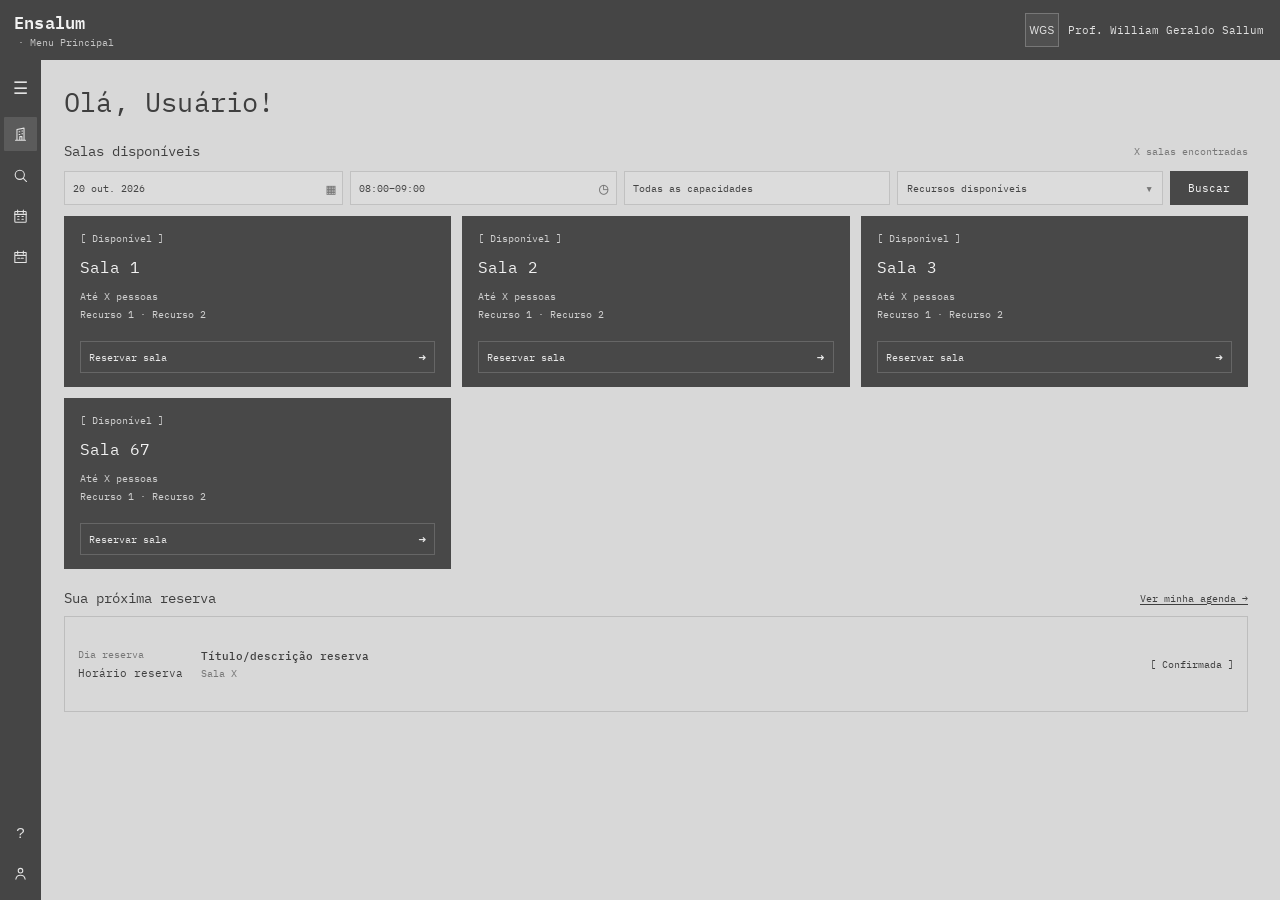
<file: views/menu/index.html>
<!DOCTYPE html>
<html lang="pt-BR">
<head>
  <meta charset="UTF-8">
  <meta name="viewport" content="width=device-width, initial-scale=1.0">
  <title>Ensalum | Menu Principal</title>
  <link rel="stylesheet" href="menu.css">
</head>
<body>
  <header class="cabecalho">
    <div class="nome-projeto">Ensalum</div>
    <div class="pagina-atual">· Menu Principal</div>

    <div class="perfil-professor" aria-label="Perfil do professor">
      <div class="foto-professor" aria-hidden="true">WGS</div>
      <span class="nome-professor">Prof. William Geraldo Sallum</span>
    </div>
  </header>

<aside class="sidebar" aria-label="Menu lateral">
  <a class="link-sidebar menu-ativado" href="../menu/index.html" aria-label="Menu principal" title="Menu principal"><span class="sidebar-icon" aria-hidden="true">☰</span><span class="sidebar-label">Menu</span></a>
  <a class="link-sidebar ativado" href="../menu/index.html" aria-label="Salas" title="Salas"><svg viewBox="0 0 24 24" aria-hidden="true"><path d="M5 20h14M7 20V5l10-2v17M10 8h1m3-1h1m-5 5h1m3-1h1m-4 9v-5h3v5"/></svg><span class="sidebar-label">Salas</span></a>
  <a class="link-sidebar" href="../busca/busca.html" aria-label="Busca de salas" title="Busca de salas"><svg viewBox="0 0 24 24" aria-hidden="true"><circle cx="11" cy="11" r="6.5"/><path d="m16 16 4.5 4.5"/></svg><span class="sidebar-label">Busca de salas</span></a>
  <a class="link-sidebar" href="../agenda/agenda.html" aria-label="Minha Agenda" title="Minha Agenda"><svg viewBox="0 0 24 24" aria-hidden="true"><rect x="4" y="5" width="16" height="15" rx="1"/><path d="M8 3v4m8-4v4M4 9h16M8 12h2m4 0h2m-8 4h2m4 0h2"/></svg><span class="sidebar-label">Minha Agenda</span></a>
  <a class="link-sidebar" href="../reserva/reserva.html" aria-label="Nova reserva" title="Nova reserva"><svg viewBox="0 0 24 24" aria-hidden="true"><path d="M4 5h16v14H4zM8 3v4m8-4v4M4 9h16M8 13h3m2 0h3"/></svg><span class="sidebar-label">Nova reserva</span></a>
  <div class="sidebar-bottom">
    <a class="link-sidebar" href="#" aria-label="Ajuda" title="Ajuda"><span class="sidebar-icon" aria-hidden="true">?</span><span class="sidebar-label">Ajuda</span></a>
    <a class="link-sidebar" href="#" aria-label="Perfil" title="Perfil"><svg viewBox="0 0 24 24" aria-hidden="true"><circle cx="12" cy="8" r="3.2"/><path d="M5.5 20c.5-3.5 2.8-5.5 6.5-5.5s6 2 6.5 5.5"/></svg><span class="sidebar-label">Perfil</span></a>
  </div>
</aside>

  <main class="main-content">
    <section class="welcome">
      <h1>Olá, Usuário!</h1>
    </section>

    <section class="rooms-section">
      <div class="header-secao">
        <h2>Salas disponíveis</h2>
        <span class="salas-encontradas">X salas encontradas</span>
      </div>

      <form class="filtros" action="#" method="get">
        <label class="campo-filtro">
          <span class="sr-only">Data</span>
          <input type="text" value="20 out. 2026" aria-label="Data" onfocus="this.type='date'" onblur="if(!this.value)this.type='text'">
          <span class="icon-campo">▦</span>
        </label>
        <label class="campo-filtro">
          <span class="sr-only">Horário</span>
          <select aria-label="Horário">
            <option>08:00–09:00</option>
            <option>09:00–10:00</option>
            <option>10:00–11:00</option>
            <option>11:00–12:00</option>
            <option>13:00–14:00</option>
            <option>14:00–15:00</option>
            <option>15:00–16:00</option>
            <option>16:00–17:00</option>
            <option>17:00–18:00</option>
          </select>
          <span class="icon-campo relogio">◷</span>
        </label>
        <label class="campo-filtro">
          <span class="sr-only">Capacidade</span>
          <select aria-label="Capacidade">
            <option>Todas as capacidades</option>
            <option>Até X pessoas</option>
            <option>Até X pessoas</option>
            <option>Até X pessoas</option>
          </select>
        </label>

        <details class="filtro-recursos">
          <summary aria-label="Filtrar por recursos disponíveis">
            <span>Recursos disponíveis</span>
            <span class="seta-recursos" aria-hidden="true">▾</span>
          </summary>
          <div class="opcoes-recursos">
            <label><input type="checkbox" name="recursos" value="recurso-1"> Recurso 1</label>
            <label><input type="checkbox" name="recursos" value="recurso-2"> Recurso 2</label>
            <label><input type="checkbox" name="recursos" value="recurso-3"> Recurso 3</label>
            <label><input type="checkbox" name="recursos" value="recurso-4"> Recurso 4</label>
          </div>
        </details>

        <button class="botao-procura" type="submit">Buscar</button>
      </form>

      <div class="room-grid">
        <article class="room-card">
          <span class="status">[ Disponível ]</span>
          <h3>Sala 1</h3>
          <p class="capacity">Até X pessoas</p>
          <p class="resources">Recurso 1 · Recurso 2</p>
          <a class="botao-reserva" href="../reserva/reserva.html">Reservar sala <span>➜</span></a>
        </article>

        <article class="room-card">
          <span class="status">[ Disponível ]</span>
          <h3>Sala 2</h3>
          <p class="capacity">Até X pessoas</p>
          <p class="resources">Recurso 1 · Recurso 2</p>
          <a class="botao-reserva" href="../reserva/reserva.html">Reservar sala <span>➜</span></a>
        </article>

        <article class="room-card">
          <span class="status">[ Disponível ]</span>
          <h3>Sala 3</h3>
          <p class="capacity">Até X pessoas</p>
          <p class="resources">Recurso 1 · Recurso 2</p>
          <a class="botao-reserva" href="../reserva/reserva.html">Reservar sala <span>➜</span></a>
        </article>

        <article class="room-card">
          <span class="status">[ Disponível ]</span>
          <h3>Sala 67</h3>
          <p class="capacity">Até X pessoas</p>
          <p class="resources">Recurso 1 · Recurso 2</p>
          <a class="botao-reserva" href="../reserva/reserva.html">Reservar sala <span>➜</span></a>
        </article>
      </div>
    </section>

    <section class="proxima-reserva">
      <div class="header-secao">
        <h2>Sua próxima reserva</h2>
        <a class="text-link" href="../agenda/agenda.html">Ver minha agenda →</a>
      </div>
      <article class="prox-reserva">
        <div class="data-reserva">
          <span class="dia-reserva">Dia reserva</span>
          <strong>Horário reserva</strong>
        </div>
        <div class="reserva-info">
          <h3>Título/descrição reserva</h3>
          <p>Sala X</p>
        </div>
        <span class="status-reserva">[ Confirmada ]</span>
      </article>
    </section>
  </main>
</body>
</html>
</file>
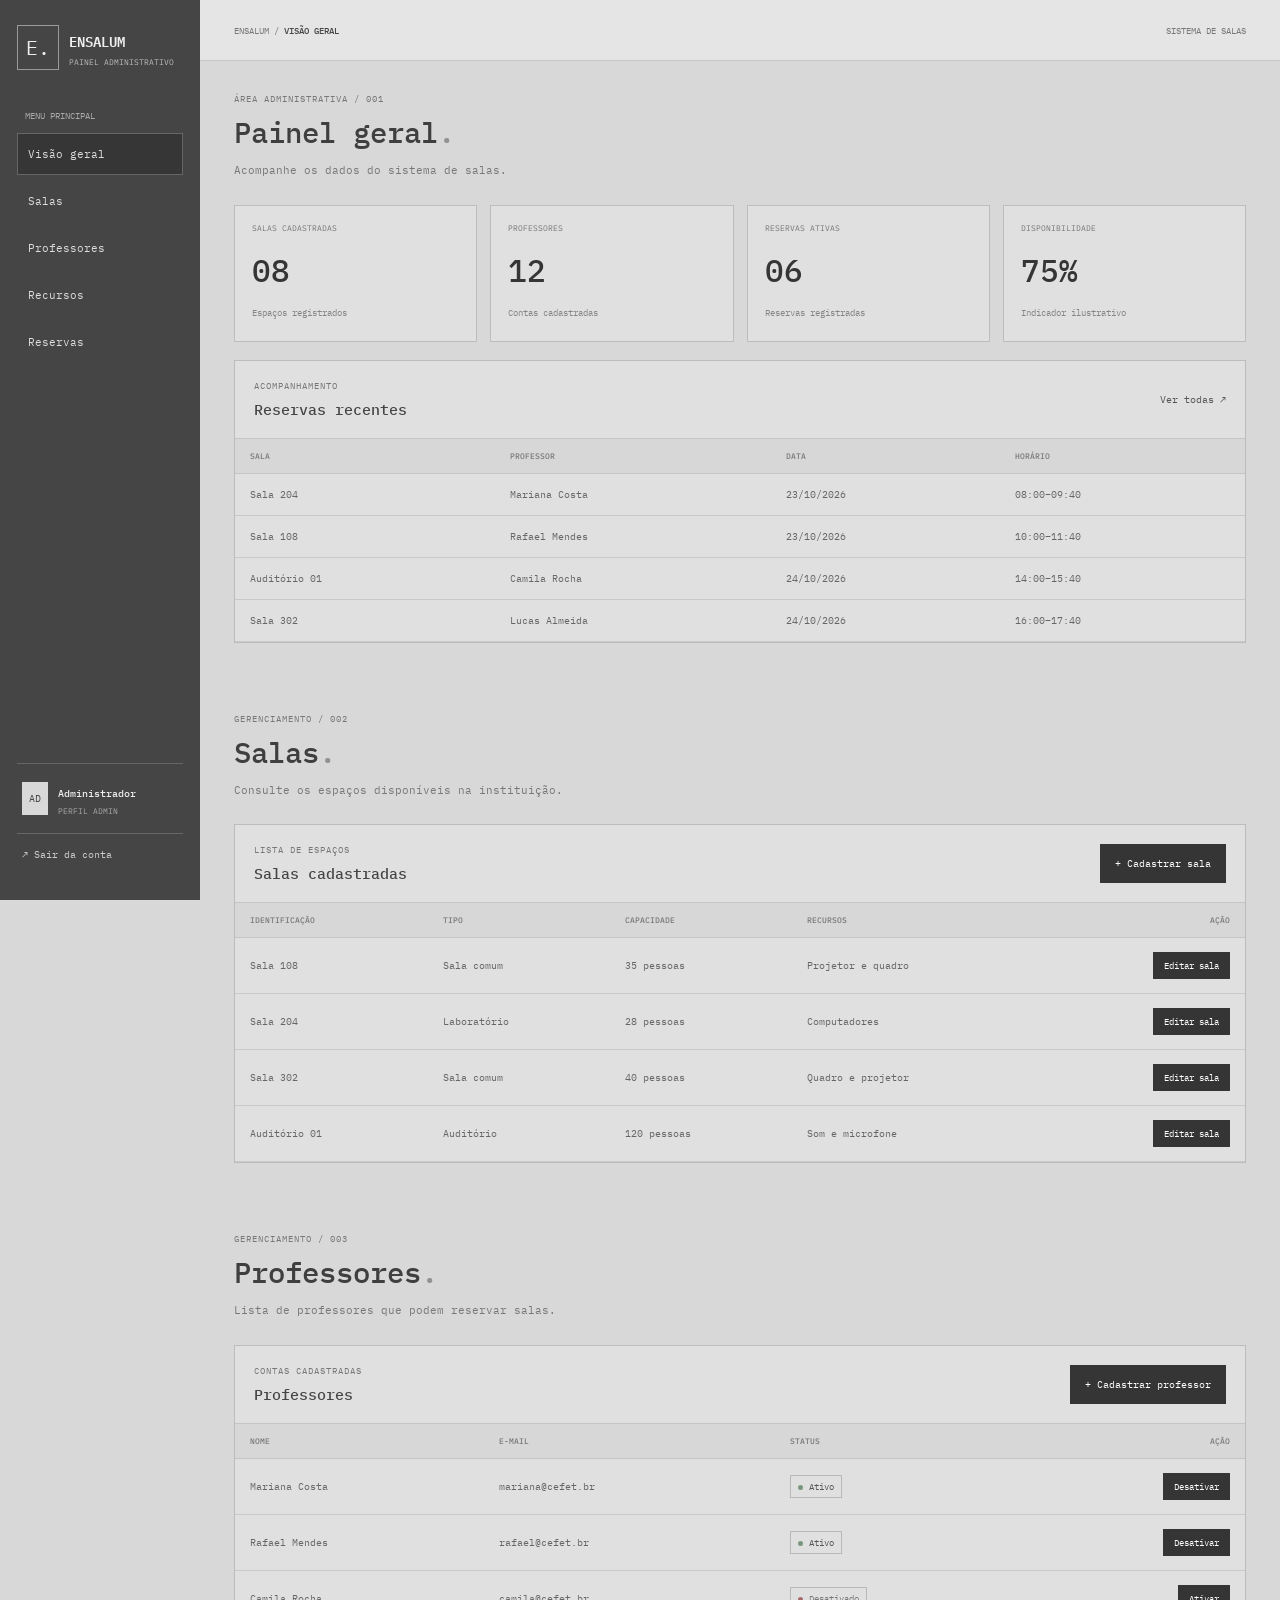
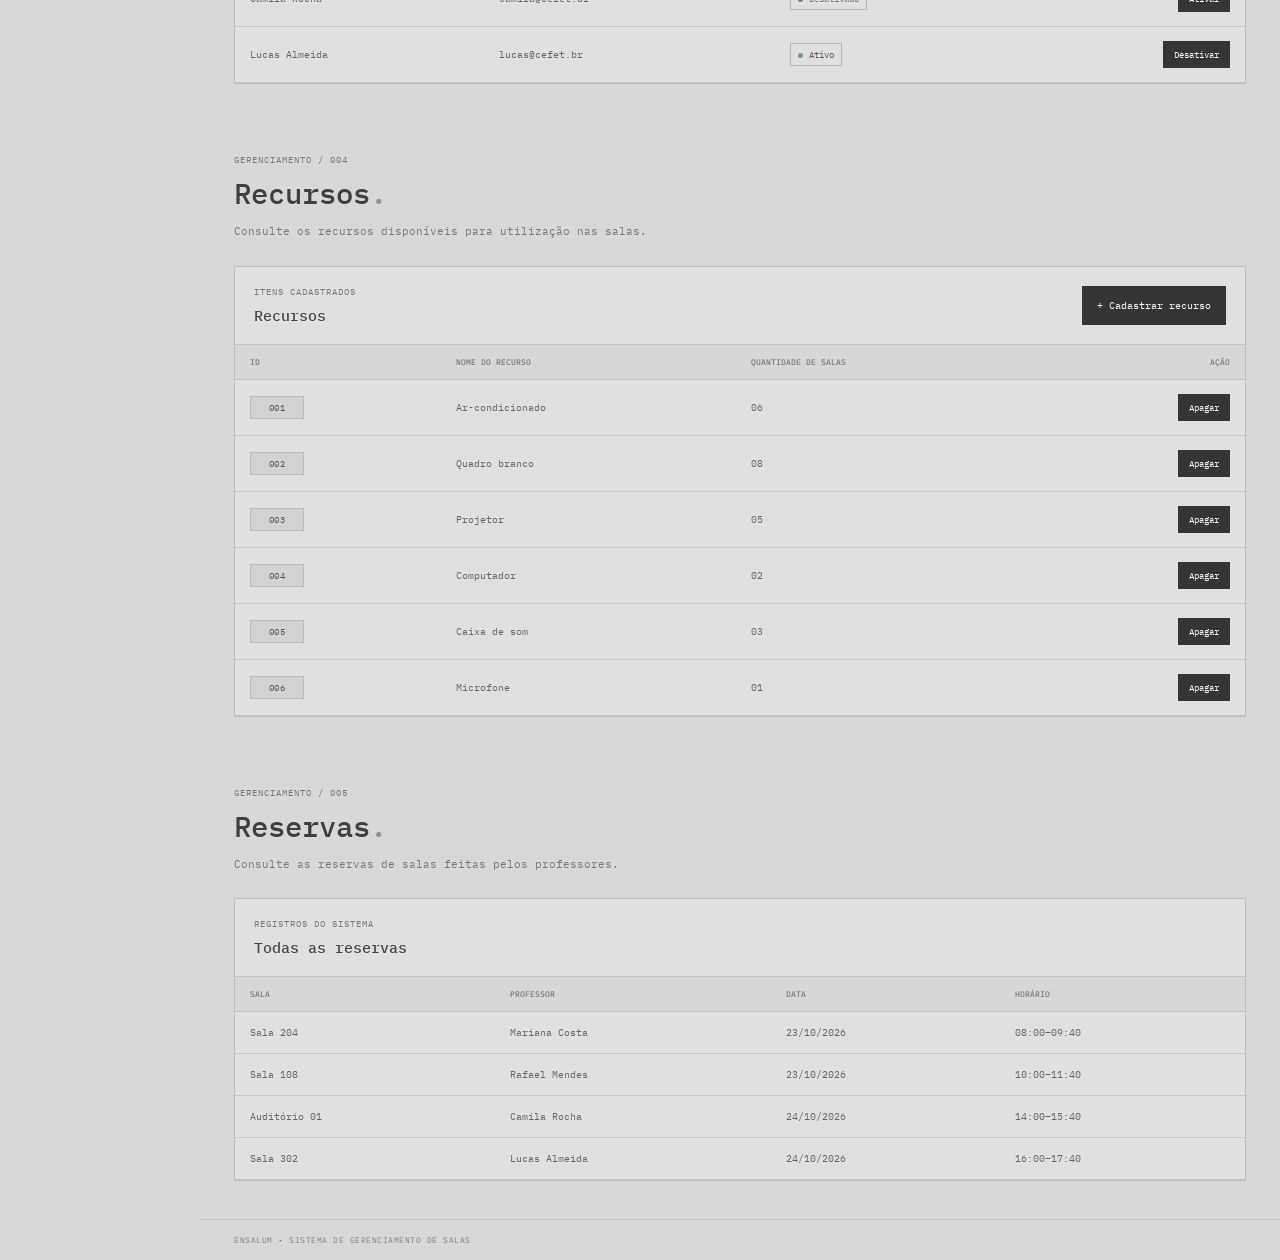
<file: views/admin/admin.html>
<!DOCTYPE html>
<html lang="pt-br">
<head>
    <meta charset="UTF-8">
    <meta name="viewport" content="width=device-width, initial-scale=1.0">

    <title>Administração | Ensalum</title>

    <link rel="stylesheet" href="admin.css">

    <link href="https://fonts.googleapis.com/css2?family=IBM+Plex+Mono:wght@400;500;600&display=swap" rel="stylesheet">
</head>

<body>

    <div class="container">

        <aside class="menu">

            <div class="logo">
                <span class="logo-letra">E.</span>

                <div>
                    <h2>ENSALUM</h2>
                    <p>PAINEL ADMINISTRATIVO</p>
                </div>
            </div>

            <p class="titulo-menu">MENU PRINCIPAL</p>

            <nav>
                <a href="#inicio" class="ativo">Visão geral</a>
                <a href="#salas">Salas</a>
                <a href="#professores">Professores</a>
                <a href="#recursos">Recursos</a>
                <a href="#reservas">Reservas</a>
            </nav>

            <div class="usuario">
                <div class="avatar">AD</div>

                <div>
                    <strong>Administrador</strong>
                    <p>PERFIL ADMIN</p>
                </div>
            </div>

            <a href="login.html" class="sair">↗ Sair da conta</a>

        </aside>

        <main class="conteudo">

            <header class="topo">
                <p>ENSALUM / <strong>VISÃO GERAL</strong></p>
                <span>SISTEMA DE SALAS</span>
            </header>

            <section id="inicio">

                <div class="cabecalho-pagina">
                    <div>
                        <p class="subtitulo">ÁREA ADMINISTRATIVA / 001</p>

                        <h1>Painel geral<span>.</span></h1>

                        <p class="descricao">
                            Acompanhe os dados do sistema de salas.
                        </p>
                    </div>

                </div>

                <div class="cartoes">

                    <article class="cartao">
                        <p>SALAS CADASTRADAS</p>
                        <h2>08</h2>
                        <span>Espaços registrados</span>
                    </article>

                    <article class="cartao">
                        <p>PROFESSORES</p>
                        <h2>12</h2>
                        <span>Contas cadastradas</span>
                    </article>

                    <article class="cartao">
                        <p>RESERVAS ATIVAS</p>
                        <h2>06</h2>
                        <span>Reservas registradas</span>
                    </article>

                    <article class="cartao">
                        <p>DISPONIBILIDADE</p>
                        <h2>75%</h2>
                        <span>Indicador ilustrativo</span>
                    </article>

                </div>

                <section class="painel">

                    <div class="titulo-painel">
                        <div>
                            <p class="subtitulo">ACOMPANHAMENTO</p>
                            <h2>Reservas recentes</h2>
                        </div>

                        <a href="#reservas" id="ver-todas">Ver todas ↗</a>
                    </div>

                    <div class="tabela-responsiva">

                        <table>
                            <thead>
                                <tr>
                                    <th>SALA</th>
                                    <th>PROFESSOR</th>
                                    <th>DATA</th>
                                    <th>HORÁRIO</th>
                                </tr>
                            </thead>

                            <tbody>
                                <tr>
                                    <td>Sala 204</td>
                                    <td>Mariana Costa</td>
                                    <td>23/10/2026</td>
                                    <td>08:00–09:40</td>
                                </tr>

                                <tr>
                                    <td>Sala 108</td>
                                    <td>Rafael Mendes</td>
                                    <td>23/10/2026</td>
                                    <td>10:00–11:40</td>
                                </tr>

                                <tr>
                                    <td>Auditório 01</td>
                                    <td>Camila Rocha</td>
                                    <td>24/10/2026</td>
                                    <td>14:00–15:40</td>
                                </tr>

                                <tr>
                                    <td>Sala 302</td>
                                    <td>Lucas Almeida</td>
                                    <td>24/10/2026</td>
                                    <td>16:00–17:40</td>
                                </tr>
                            </tbody>
                        </table>

                    </div>
                </section>

            </section>

            <section id="salas" class="secao-lista">

                <div class="cabecalho-pagina">
                    <div>
                        <p class="subtitulo">GERENCIAMENTO / 002</p>
                        <h1>Salas<span>.</span></h1>

                        <p class="descricao">
                            Consulte os espaços disponíveis na instituição.
                        </p>
                    </div>
                </div>

                <section class="painel">

                    <div class="titulo-painel">
                        <div>
                            <p class="subtitulo">LISTA DE ESPAÇOS</p>
                            <h2>Salas cadastradas</h2>
                        </div>
                        <a href="../cadastro_sala/cadastro_sala.html" class="botao">+ Cadastrar sala</a>
                    </div>

                    <div class="tabela-responsiva">
                        <table>
                            <thead>
                                <tr>
                                    <th>IDENTIFICAÇÃO</th>
                                    <th>TIPO</th>
                                    <th>CAPACIDADE</th>
                                    <th>RECURSOS</th>
                                    <th class="coluna-acao">AÇÃO</th>
                                </tr>
                            </thead>

                            <tbody>
                                <tr>
                                    <td>Sala 108</td>
                                    <td>Sala comum</td>
                                    <td>35 pessoas</td>
                                    <td>Projetor e quadro</td>
                                    <td class="celula-acao"><a href="../editar_sala/editar_sala.html" class="botao-editar">Editar sala</a></td>
                                </tr>

                                <tr>
                                    <td>Sala 204</td>
                                    <td>Laboratório</td>
                                    <td>28 pessoas</td>
                                    <td>Computadores</td>
                                    <td class="celula-acao"><a href="../editar_sala/editar_sala.html" class="botao-editar">Editar sala</a></td>
                                </tr>

                                <tr>
                                    <td>Sala 302</td>
                                    <td>Sala comum</td>
                                    <td>40 pessoas</td>
                                    <td>Quadro e projetor</td>
                                    <td class="celula-acao"><a href="../editar_sala/editar_sala.html" class="botao-editar">Editar sala</a></td>
                                </tr>

                                <tr>
                                    <td>Auditório 01</td>
                                    <td>Auditório</td>
                                    <td>120 pessoas</td>
                                    <td>Som e microfone</td>
                                    <td class="celula-acao"><a href="../editar_sala/editar_sala.html" class="botao-editar">Editar sala</a></td>
                                </tr>
                            </tbody>
                        </table>
                    </div>

                </section>
            </section>

            <section id="professores" class="secao-lista">

                <div class="cabecalho-pagina">
                    <div>
                        <p class="subtitulo">GERENCIAMENTO / 003</p>
                        <h1>Professores<span>.</span></h1>

                        <p class="descricao">
                            Lista de professores que podem reservar salas.
                        </p>
                    </div>
                </div>

                <section class="painel">

                    <div class="titulo-painel">
                        <div>
                            <p class="subtitulo">CONTAS CADASTRADAS</p>
                            <h2>Professores</h2>
                        </div>
                        <a href="../cadastro_professores/cadastro_professores.html" class="botao">+ Cadastrar professor</a>
                    </div>

                    <div class="tabela-responsiva">
                        <table>
                            <thead>
                                <tr>
                                    <th>NOME</th>
                                    <th>E-MAIL</th>
                                    <th>STATUS</th>
                                    <th class="coluna-acao">AÇÃO</th>
                                </tr>
                            </thead>

                            <tbody>
                                <tr>
                                    <td>Mariana Costa</td>
                                    <td>mariana@cefet.br</td>
                                    <td><span class="status">Ativo</span></td>
                                    <td class="celula-acao"><button type="button" class="botao-acao">Desativar</button></td>
                                </tr>

                                <tr>
                                    <td>Rafael Mendes</td>
                                    <td>rafael@cefet.br</td>
                                    <td><span class="status">Ativo</span></td>
                                    <td class="celula-acao"><button type="button" class="botao-acao">Desativar</button></td>
                                </tr>

                                <tr>
                                    <td>Camila Rocha</td>
                                    <td>camila@cefet.br</td>
                                    <td><span class="status desativado">Desativado</span></td>
                                    <td class="celula-acao"><button type="button" class="botao-acao">Ativar</button></td>
                                </tr>

                                <tr>
                                    <td>Lucas Almeida</td>
                                    <td>lucas@cefet.br</td>
                                    <td><span class="status">Ativo</span></td>
                                    <td class="celula-acao"><button type="button" class="botao-acao">Desativar</button></td>
                                </tr>
                            </tbody>
                        </table>
                    </div>

                </section>
            </section>

            <section id="recursos" class="secao-lista">

                <div class="cabecalho-pagina">
                    <div>
                        <p class="subtitulo">GERENCIAMENTO / 004</p>
                        <h1>Recursos<span>.</span></h1>

                        <p class="descricao">
                            Consulte os recursos disponíveis para utilização nas salas.
                        </p>
                    </div>
                </div>

                <section class="painel">

                    <div class="titulo-painel">
                        <div>
                            <p class="subtitulo">ITENS CADASTRADOS</p>
                            <h2>Recursos</h2>
                        </div>
                        <a href="../cadastro_recursos/cadastro_recursos.html" class="botao">+ Cadastrar recurso</a>
                    </div>

                    <div class="tabela-responsiva">
                        <table class="tabela-recursos">
                            <thead>
                                <tr>
                                    <th>ID</th>
                                    <th>NOME DO RECURSO</th>
                                    <th>QUANTIDADE DE SALAS</th>
                                    <th class="coluna-acao">AÇÃO</th>
                                </tr>
                            </thead>

                            <tbody>
                                <tr>
                                    <td><span class="id-recurso">001</span></td>
                                    <td>Ar-condicionado</td>
                                    <td>06</td>
                                    <td class="celula-acao"><button type="button" class="botao-acao">Apagar</button></td>
                                </tr>
                                <tr>
                                    <td><span class="id-recurso">002</span></td>
                                    <td>Quadro branco</td>
                                    <td>08</td>
                                    <td class="celula-acao"><button type="button" class="botao-acao">Apagar</button></td>
                                </tr>
                                <tr>
                                    <td><span class="id-recurso">003</span></td>
                                    <td>Projetor</td>
                                    <td>05</td>
                                    <td class="celula-acao"><button type="button" class="botao-acao">Apagar</button></td>
                                </tr>
                                <tr>
                                    <td><span class="id-recurso">004</span></td>
                                    <td>Computador</td>
                                    <td>02</td>
                                    <td class="celula-acao"><button type="button" class="botao-acao">Apagar</button></td>
                                </tr>
                                <tr>
                                    <td><span class="id-recurso">005</span></td>
                                    <td>Caixa de som</td>
                                    <td>03</td>
                                    <td class="celula-acao"><button type="button" class="botao-acao">Apagar</button></td>
                                </tr>
                                <tr>
                                    <td><span class="id-recurso">006</span></td>
                                    <td>Microfone</td>
                                    <td>01</td>
                                    <td class="celula-acao"><button type="button" class="botao-acao">Apagar</button></td>
                                </tr>
                            </tbody>
                        </table>
                    </div>

                </section>
            </section>

            <section id="reservas" class="secao-lista">

                <div class="cabecalho-pagina">
                    <div>
                        <p class="subtitulo">GERENCIAMENTO / 005</p>
                        <h1>Reservas<span>.</span></h1>

                        <p class="descricao">
                            Consulte as reservas de salas feitas pelos professores.
                        </p>
                    </div>
                </div>

                <section class="painel">

                    <div class="titulo-painel">
                        <div>
                            <p class="subtitulo">REGISTROS DO SISTEMA</p>
                            <h2>Todas as reservas</h2>
                        </div>
                    </div>

                    <div class="tabela-responsiva">
                        <table>
                            <thead>
                                <tr>
                                    <th>SALA</th>
                                    <th>PROFESSOR</th>
                                    <th>DATA</th>
                                    <th>HORÁRIO</th>
                                </tr>
                            </thead>

                            <tbody>
                                <tr>
                                    <td>Sala 204</td>
                                    <td>Mariana Costa</td>
                                    <td>23/10/2026</td>
                                    <td>08:00–09:40</td>
                                </tr>

                                <tr>
                                    <td>Sala 108</td>
                                    <td>Rafael Mendes</td>
                                    <td>23/10/2026</td>
                                    <td>10:00–11:40</td>
                                </tr>

                                <tr>
                                    <td>Auditório 01</td>
                                    <td>Camila Rocha</td>
                                    <td>24/10/2026</td>
                                    <td>14:00–15:40</td>
                                </tr>

                                <tr>
                                    <td>Sala 302</td>
                                    <td>Lucas Almeida</td>
                                    <td>24/10/2026</td>
                                    <td>16:00–17:40</td>
                                </tr>
                            </tbody>
                        </table>
                    </div>

                </section>
            </section>

            <footer class="rodape">
                ENSALUM • SISTEMA DE GERENCIAMENTO DE SALAS
            </footer>

        </main>
    </div>

</body>
</html>
</file>
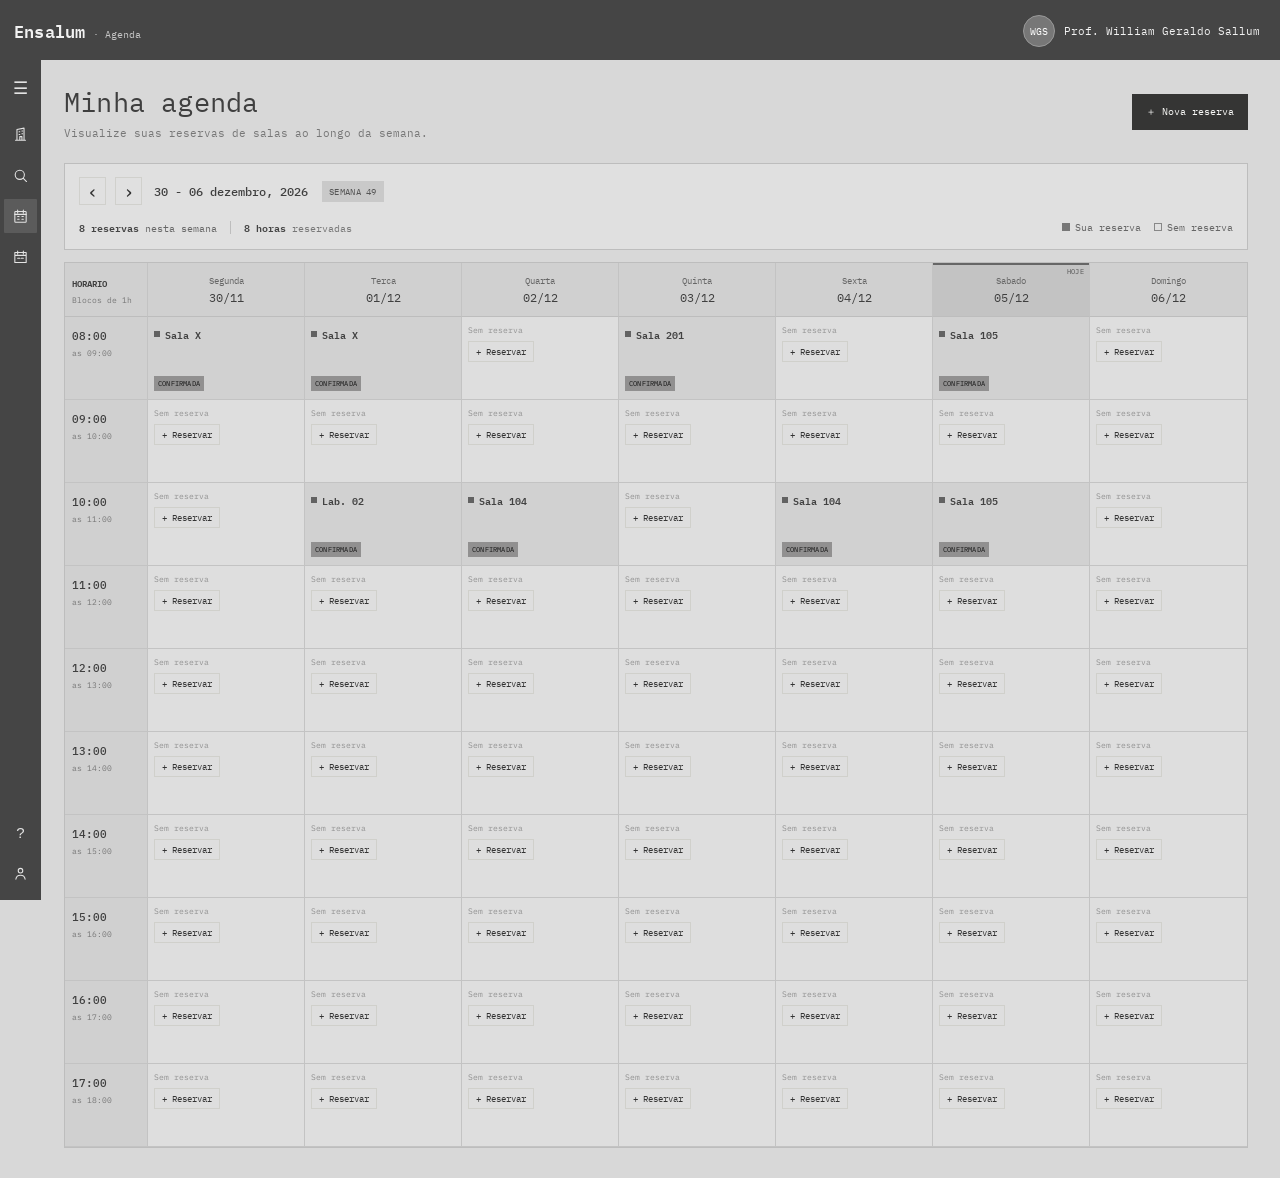
<file: views/agenda/agenda.html>
<!DOCTYPE html>
<html lang="pt-BR">
<head>
  <meta charset="UTF-8">
  <meta name="viewport" content="width=device-width, initial-scale=1.0">
  <title>Ensalum | Minha agenda</title>
  <link rel="stylesheet" href="agenda.css">
</head>
<body>
  <header class="cabecalho">
    <div class="marca">
      <div class="nome-projeto">Ensalum</div>
      <div class="pagina-atual">· Agenda</div>
    </div>
    <div class="perfil-professor" aria-label="Perfil do professor">
      <div class="foto-professor">WGS</div>
      <span class="nome-professor">Prof. William Geraldo Sallum</span>
    </div>
  </header>

<aside class="sidebar" aria-label="Menu lateral">
  <a class="link-sidebar menu-ativado" href="../menu/index.html" aria-label="Menu principal" title="Menu principal"><span class="sidebar-icon" aria-hidden="true">☰</span><span class="sidebar-label">Menu</span></a>
  <a class="link-sidebar" href="../menu/index.html" aria-label="Salas" title="Salas"><svg viewBox="0 0 24 24" aria-hidden="true"><path d="M5 20h14M7 20V5l10-2v17M10 8h1m3-1h1m-5 5h1m3-1h1m-4 9v-5h3v5"/></svg><span class="sidebar-label">Salas</span></a>
  <a class="link-sidebar" href="../busca/busca.html" aria-label="Busca de salas" title="Busca de salas"><svg viewBox="0 0 24 24" aria-hidden="true"><circle cx="11" cy="11" r="6.5"/><path d="m16 16 4.5 4.5"/></svg><span class="sidebar-label">Busca de salas</span></a>
  <a class="link-sidebar ativado" href="../agenda/agenda.html" aria-label="Minha Agenda" title="Minha Agenda"><svg viewBox="0 0 24 24" aria-hidden="true"><rect x="4" y="5" width="16" height="15" rx="1"/><path d="M8 3v4m8-4v4M4 9h16M8 12h2m4 0h2m-8 4h2m4 0h2"/></svg><span class="sidebar-label">Minha Agenda</span></a>
  <a class="link-sidebar" href="../reserva/reserva.html" aria-label="Nova reserva" title="Nova reserva"><svg viewBox="0 0 24 24" aria-hidden="true"><path d="M4 5h16v14H4zM8 3v4m8-4v4M4 9h16M8 13h3m2 0h3"/></svg><span class="sidebar-label">Nova reserva</span></a>
  <div class="sidebar-bottom">
    <a class="link-sidebar" href="#" aria-label="Ajuda" title="Ajuda"><span class="sidebar-icon" aria-hidden="true">?</span><span class="sidebar-label">Ajuda</span></a>
    <a class="link-sidebar" href="#" aria-label="Perfil" title="Perfil"><svg viewBox="0 0 24 24" aria-hidden="true"><circle cx="12" cy="8" r="3.2"/><path d="M5.5 20c.5-3.5 2.8-5.5 6.5-5.5s6 2 6.5 5.5"/></svg><span class="sidebar-label">Perfil</span></a>
  </div>
</aside>

  <main class="main-content agenda-content">
    <div class="agenda-heading">
      <div>
        <h1>Minha agenda</h1>
        <p class="subtitulo">Visualize suas reservas de salas ao longo da semana.</p>
      </div>
      <a class="btn-primary" href="../reserva/reserva.html">＋ Nova reserva</a>
    </div>

    <section class="calendar-toolbar" aria-label="Resumo da agenda semanal">
      <div class="week-navigation">
        <button class="nav-week" id="prev-week" type="button" aria-label="Semana anterior">‹</button>
        <button class="nav-week" id="next-week" type="button" aria-label="Próxima semana">›</button>
        <strong id="week-range">19 - 25 outubro, 2026</strong>
        <span class="week-number" id="week-number">SEMANA 43</span>
      </div>
      <div class="calendar-summary">
        <span><strong id="total-bookings">0 reservas</strong> nesta semana</span>
        <span class="summary-divider"></span>
        <span class="muted"><strong id="total-hours">0 horas</strong> reservadas</span>
        <div class="legend">
          <span><i class="legend-square reserved"></i> Sua reserva</span>
          <span><i class="legend-square empty"></i> Sem reserva</span>
        </div>
      </div>
    </section>

    <section class="calendar-wrap" aria-label="Calendário semanal">
      <div class="calendar-grid" id="calendar-grid"></div>
    </section>
  </main>
  <script src="agenda.js"></script>
</body>
</html>
</file>
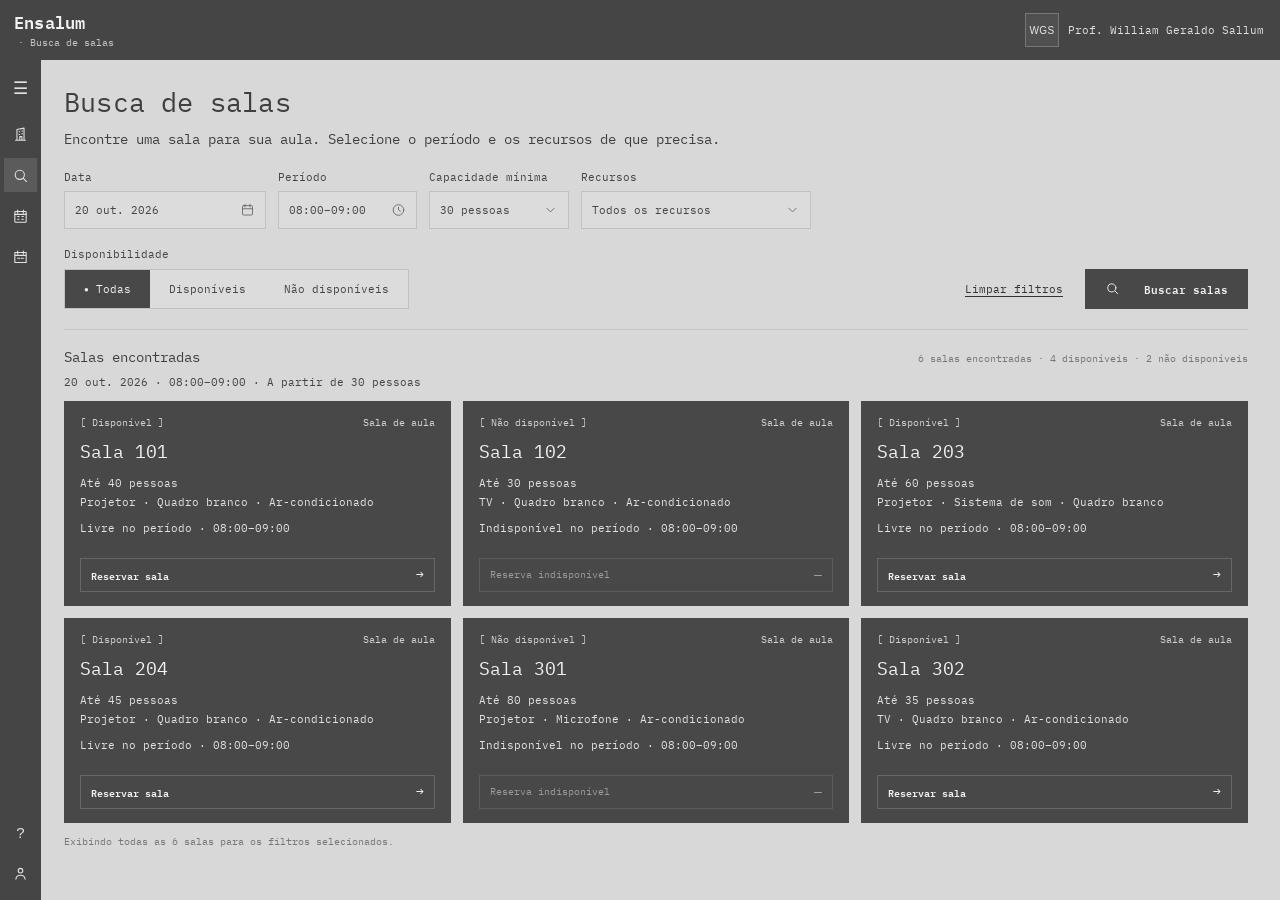
<file: views/busca/busca.html>
<!DOCTYPE html>
<html lang="pt-BR">
<head>
  <meta charset="UTF-8">
  <meta name="viewport" content="width=device-width, initial-scale=1.0">
  <title>Ensalum | Busca de salas</title>
  <link rel="stylesheet" href="busca.css">
</head>
<body>
  <header class="cabecalho">
    <div class="nome-projeto">Ensalum</div>
    <div class="pagina-atual">· Busca de salas</div>

    <div class="perfil-professor" aria-label="Perfil do professor">
      <div class="foto-professor" aria-hidden="true">WGS</div>
      <span class="nome-professor">Prof. William Geraldo Sallum</span>
    </div>
  </header>

<aside class="sidebar" aria-label="Menu lateral">
  <a class="link-sidebar menu-ativado" href="../menu/index.html" aria-label="Menu principal" title="Menu principal"><span class="sidebar-icon" aria-hidden="true">☰</span><span class="sidebar-label">Menu</span></a>
  <a class="link-sidebar" href="../menu/index.html" aria-label="Salas" title="Salas"><svg viewBox="0 0 24 24" aria-hidden="true"><path d="M5 20h14M7 20V5l10-2v17M10 8h1m3-1h1m-5 5h1m3-1h1m-4 9v-5h3v5"/></svg><span class="sidebar-label">Salas</span></a>
  <a class="link-sidebar ativado" href="../busca/busca.html" aria-label="Busca de salas" title="Busca de salas"><svg viewBox="0 0 24 24" aria-hidden="true"><circle cx="11" cy="11" r="6.5"/><path d="m16 16 4.5 4.5"/></svg><span class="sidebar-label">Busca de salas</span></a>
  <a class="link-sidebar" href="../agenda/agenda.html" aria-label="Minha Agenda" title="Minha Agenda"><svg viewBox="0 0 24 24" aria-hidden="true"><rect x="4" y="5" width="16" height="15" rx="1"/><path d="M8 3v4m8-4v4M4 9h16M8 12h2m4 0h2m-8 4h2m4 0h2"/></svg><span class="sidebar-label">Minha Agenda</span></a>
  <a class="link-sidebar" href="../reserva/reserva.html" aria-label="Nova reserva" title="Nova reserva"><svg viewBox="0 0 24 24" aria-hidden="true"><path d="M4 5h16v14H4zM8 3v4m8-4v4M4 9h16M8 13h3m2 0h3"/></svg><span class="sidebar-label">Nova reserva</span></a>
  <div class="sidebar-bottom">
    <a class="link-sidebar" href="#" aria-label="Ajuda" title="Ajuda"><span class="sidebar-icon" aria-hidden="true">?</span><span class="sidebar-label">Ajuda</span></a>
    <a class="link-sidebar" href="#" aria-label="Perfil" title="Perfil"><svg viewBox="0 0 24 24" aria-hidden="true"><circle cx="12" cy="8" r="3.2"/><path d="M5.5 20c.5-3.5 2.8-5.5 6.5-5.5s6 2 6.5 5.5"/></svg><span class="sidebar-label">Perfil</span></a>
  </div>
</aside>

  <main class="main-content">
    <section class="busca-titulo">
      <h1>Busca de salas</h1>
      <p class="subtitulo">Encontre uma sala para sua aula. Selecione o período e os recursos de que precisa.</p>
    </section>

    <form class="filtros-busca" action="#" method="get">
      <div class="filtros-grid">
        <div class="grupo-filtro">
          <label class="rotulo" for="busca-data">Data</label>
          <div class="controle">
            <input id="busca-data" name="data" type="text" value="20 out. 2026" onfocus="this.type='date'" onblur="if(!this.value)this.type='text'">
            <svg class="icone-controle" viewBox="0 0 24 24" aria-hidden="true"><rect x="4" y="5" width="16" height="15" rx="1.5"/><path d="M8 3v4m8-4v4M4 10h16"/></svg>
          </div>
        </div>

        <div class="grupo-filtro">
          <label class="rotulo" for="busca-inicio">Período</label>
          <div class="controle">
            <select id="busca-inicio" name="horario_inicial">
              <option>08:00–09:00</option>
              <option>09:00–10:00</option>
              <option>10:00–11:00</option>
              <option>11:00–12:00</option>
              <option>13:00–14:00</option>
              <option>14:00–15:00</option>
              <option>15:00–16:00</option>
              <option>16:00–17:00</option>
              <option>17:00–18:00</option>
            </select>
            <svg class="icone-controle" viewBox="0 0 24 24" aria-hidden="true"><circle cx="12" cy="12" r="8.5"/><path d="M12 7.5V12l3 2"/></svg>
          </div>
        </div>

        <div class="grupo-filtro">
          <label class="rotulo" for="busca-capacidade">Capacidade mínima</label>
          <div class="controle">
            <select id="busca-capacidade" name="capacidade_minima">
              <option value="10">10 pessoas</option>
              <option value="20">20 pessoas</option>
              <option value="30" selected>30 pessoas</option>
              <option value="40">40 pessoas</option>
              <option value="50">50 pessoas</option>
              <option value="60">60 pessoas</option>
              <option value="80">80 pessoas</option>
            </select>
            <svg class="icone-controle" viewBox="0 0 24 24" aria-hidden="true"><path d="m6 9 6 6 6-6"/></svg>
          </div>
        </div>

        <div class="grupo-filtro grupo-recursos">
          <span class="rotulo" id="rotulo-recursos">Recursos</span>
          <details class="filtro-recursos">
            <summary aria-labelledby="rotulo-recursos">
              Todos os recursos
              <svg class="icone-controle" viewBox="0 0 24 24" aria-hidden="true"><path d="m6 9 6 6 6-6"/></svg>
            </summary>
            <div class="opcoes-recursos">
              <label><input type="checkbox" name="recursos" value="projetor"> Projetor</label>
              <label><input type="checkbox" name="recursos" value="quadro-branco"> Quadro branco</label>
              <label><input type="checkbox" name="recursos" value="ar-condicionado"> Ar-condicionado</label>
              <label><input type="checkbox" name="recursos" value="tv"> TV</label>
              <label><input type="checkbox" name="recursos" value="sistema-de-som"> Sistema de som</label>
              <label><input type="checkbox" name="recursos" value="microfone"> Microfone</label>
            </div>
          </details>
        </div>
      </div>

      <div class="filtros-acoes">
        <div class="grupo-disponibilidade">
          <span class="rotulo" id="rotulo-disponibilidade">Disponibilidade</span>
          <div class="segmentado" role="radiogroup" aria-labelledby="rotulo-disponibilidade">
            <input type="radio" id="disp-todas" name="disponibilidade" value="todas" checked>
            <label for="disp-todas">Todas</label>
            <input type="radio" id="disp-disponiveis" name="disponibilidade" value="disponiveis">
            <label for="disp-disponiveis">Disponíveis</label>
            <input type="radio" id="disp-indisponiveis" name="disponibilidade" value="indisponiveis">
            <label for="disp-indisponiveis">Não disponíveis</label>
          </div>
        </div>

        <div class="acoes-busca">
          <button class="limpar-filtros" type="reset">Limpar filtros</button>
          <button class="botao-busca" type="submit">
            <svg viewBox="0 0 24 24" aria-hidden="true"><circle cx="11" cy="11" r="6.5"/><path d="m16 16 4.5 4.5"/></svg>
            <span>Buscar salas</span>
          </button>
        </div>
      </div>
    </form>

    <hr class="divisor">

    <section class="resultados" aria-labelledby="titulo-resultados">
      <div class="resultados-topo">
        <h2 id="titulo-resultados">Salas encontradas</h2>
        <span class="contagem-salas">6 salas encontradas · 4 disponíveis · 2 não disponíveis</span>
      </div>
      <div class="resultados-sub">
        <p class="resumo-busca">20 out. 2026 · 08:00–09:00 · A partir de 30 pessoas</p>
      </div>

      <div class="room-grid">
        <article class="room-card">
          <div class="card-topo">
            <span class="status">[ Disponível ]</span>
            <span class="tipo-sala">Sala de aula</span>
          </div>
          <h3>Sala 101</h3>
          <p class="capacity">Até 40 pessoas</p>
          <p class="resources">Projetor · Quadro branco · Ar-condicionado</p>
          <p class="periodo">Livre no período · 08:00–09:00</p>
          <a class="botao-reserva" href="../reserva/reserva.html">Reservar sala <span aria-hidden="true">→</span></a>
        </article>

        <article class="room-card">
          <div class="card-topo">
            <span class="status">[ Não disponível ]</span>
            <span class="tipo-sala">Sala de aula</span>
          </div>
          <h3>Sala 102</h3>
          <p class="capacity">Até 30 pessoas</p>
          <p class="resources">TV · Quadro branco · Ar-condicionado</p>
          <p class="periodo">Indisponível no período · 08:00–09:00</p>
          <span class="botao-reserva indisponivel" aria-disabled="true">Reserva indisponível <span aria-hidden="true">—</span></span>
        </article>

        <article class="room-card">
          <div class="card-topo">
            <span class="status">[ Disponível ]</span>
            <span class="tipo-sala">Sala de aula</span>
          </div>
          <h3>Sala 203</h3>
          <p class="capacity">Até 60 pessoas</p>
          <p class="resources">Projetor · Sistema de som · Quadro branco</p>
          <p class="periodo">Livre no período · 08:00–09:00</p>
          <a class="botao-reserva" href="../reserva/reserva.html">Reservar sala <span aria-hidden="true">→</span></a>
        </article>

        <article class="room-card">
          <div class="card-topo">
            <span class="status">[ Disponível ]</span>
            <span class="tipo-sala">Sala de aula</span>
          </div>
          <h3>Sala 204</h3>
          <p class="capacity">Até 45 pessoas</p>
          <p class="resources">Projetor · Quadro branco · Ar-condicionado</p>
          <p class="periodo">Livre no período · 08:00–09:00</p>
          <a class="botao-reserva" href="../reserva/reserva.html">Reservar sala <span aria-hidden="true">→</span></a>
        </article>

        <article class="room-card">
          <div class="card-topo">
            <span class="status">[ Não disponível ]</span>
            <span class="tipo-sala">Sala de aula</span>
          </div>
          <h3>Sala 301</h3>
          <p class="capacity">Até 80 pessoas</p>
          <p class="resources">Projetor · Microfone · Ar-condicionado</p>
          <p class="periodo">Indisponível no período · 08:00–09:00</p>
          <span class="botao-reserva indisponivel" aria-disabled="true">Reserva indisponível <span aria-hidden="true">—</span></span>
        </article>

        <article class="room-card">
          <div class="card-topo">
            <span class="status">[ Disponível ]</span>
            <span class="tipo-sala">Sala de aula</span>
          </div>
          <h3>Sala 302</h3>
          <p class="capacity">Até 35 pessoas</p>
          <p class="resources">TV · Quadro branco · Ar-condicionado</p>
          <p class="periodo">Livre no período · 08:00–09:00</p>
          <a class="botao-reserva" href="../reserva/reserva.html">Reservar sala <span aria-hidden="true">→</span></a>
        </article>
      </div>

      <p class="nota-resultados">Exibindo todas as 6 salas para os filtros selecionados.</p>
    </section>
  </main>
</body>
</html>
</file>
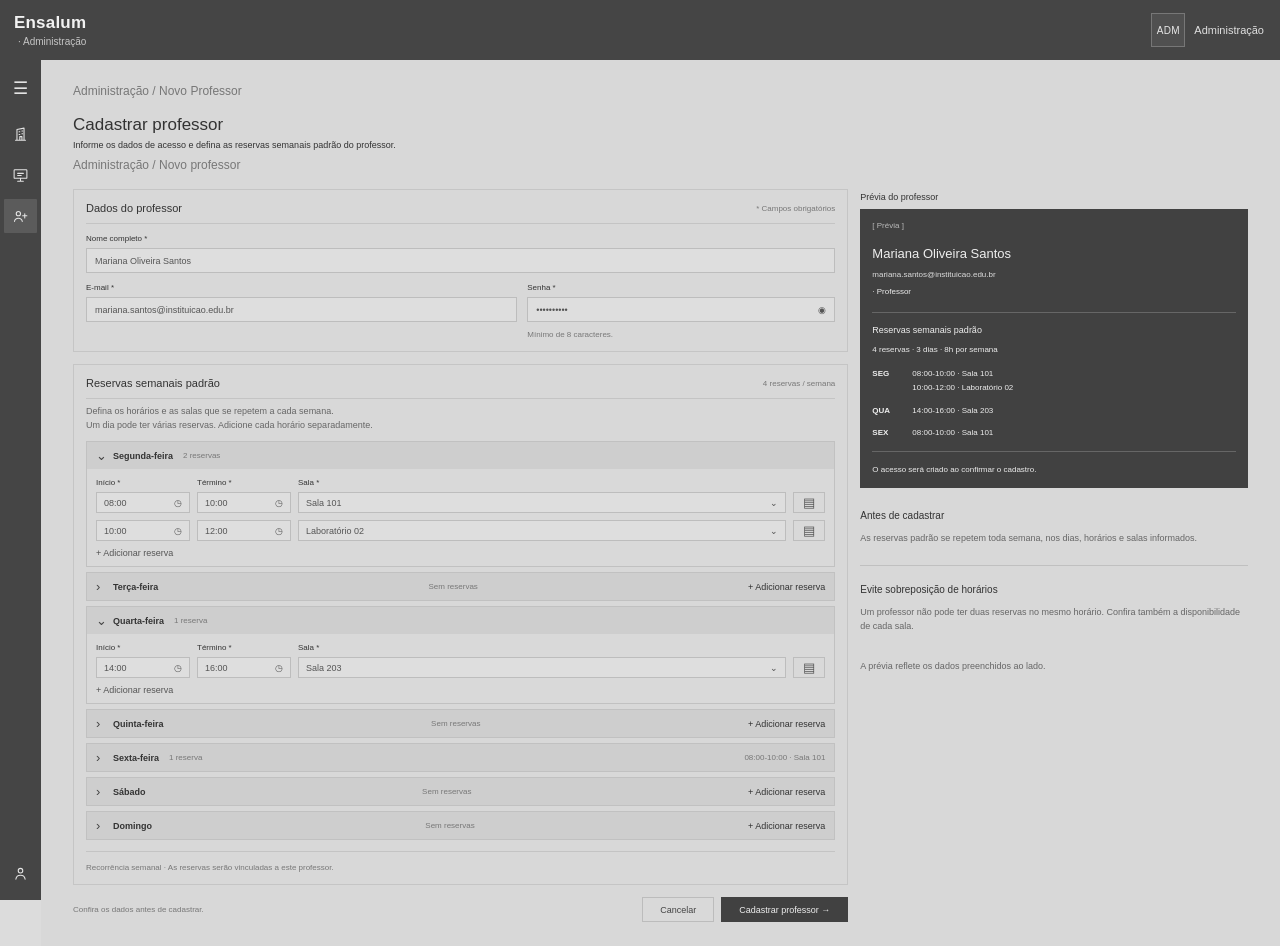
<file: views/cadastro_professores/cadastro_professores.html>
<!DOCTYPE html>
<html lang="pt-BR">
<head>
<meta charset="UTF-8">
<meta name="viewport" content="width=device-width, initial-scale=1.0">
<link rel="stylesheet" href="../menu/menu.css">
<link rel="stylesheet" href="cadastro_professores.css">
<link rel="stylesheet" href="https://cdnjs.cloudflare.com/ajax/libs/font-awesome/6.4.0/css/all.min.css">
<title>Ensalum - Cadastrar Professor</title>
</head>

<body>

  <header class="cabecalho">
    <div class="nome-projeto">Ensalum</div>
    <div class="pagina-atual">· Administração </div>

    <div class="perfil-professor" aria-label="Perfil do professor">
      <div class="foto-professor" aria-hidden="true">ADM</div>
      <span class="nome-professor">Administração</span>
    </div>
  </header>

  <aside class="sidebar" aria-label="Menu lateral">
    <a class="link-sidebar menu-ativado" href="../menu/index.html" aria-label="Menu principal" title="Menu principal">
      <span class="sidebar-icon" aria-hidden="true">☰</span>
      <span class="sidebar-label">Menu</span>
    </a>

    <a class="link-sidebar" href="../cadastro_sala/cadastro_sala.html" aria-label="Cadastro de salas" title="Cadastro de salas">
      <svg viewBox="0 0 24 24" aria-hidden="true">
        <path d="M5 20h14M7 20V5l10-2v17M10 8h1m3-1h1m-5 5h1m3-1h1m-4 9v-5h3v5"/>
      </svg>
      <span class="sidebar-label">Cadastro de salas</span>
    </a>

    <a class="link-sidebar" href="../cadastro_recursos/cadastro_recursos.html" aria-label="Cadastro de recursos" title="Cadastro de recursos">
      <svg viewBox="0 0 24 24" aria-hidden="true">
        <rect x="3" y="4" width="18" height="12" rx="1"/>
        <path d="M8 20h8M12 16v4M8 9h8M8 12h5"/>
      </svg>
      <span class="sidebar-label">Cadastro de recursos</span>
    </a>

    <a class="link-sidebar ativado" href="cadastro_professores.html" aria-label="Cadastro de professores" title="Cadastro de professores">
      <svg viewBox="0 0 24 24" aria-hidden="true">
        <circle cx="9" cy="8" r="3"/>
        <path d="M3.5 19c.5-3 2.5-4.5 5.5-4.5s5 1.5 5.5 4.5M18 8v6m-3-3h6"/>
      </svg>
      <span class="sidebar-label">Cadastro de professores</span>
    </a>

    <div class="sidebar-bottom">
      <a class="link-sidebar" href="#" aria-label="Perfil" title="Perfil">
        <svg viewBox="0 0 24 24" aria-hidden="true">
          <circle cx="12" cy="8" r="3.2"/>
          <path d="M5.5 20c.5-3.5 2.8-5.5 6.5-5.5s6 2 6.5 5.5"/>
        </svg>
        <span class="sidebar-label">Sair</span>
      </a>
    </div>
  </aside>

<main class="main-content">

    <div class="breadcrumb">
        Administração / Novo Professor
    </div>

    <div class="page-header">
        <h1>Cadastrar professor</h1>
    </div>

    <p class="subtitle">
        Informe os dados de acesso e defina as reservas semanais padrão do professor.
    </p>

    <div class="breadcrumb">
        Administração / Novo professor
    </div>

    <div class="content-grid">

        <section>

            <div class="section-card">

                <div class="section-title">
                    <span>Dados do professor</span>
                    <span class="required-info">* Campos obrigatórios</span>
                </div>

                <div class="form-grid">

                    <div class="field full-width">
                        <label>Nome completo *</label>
                        <div class="fake-input">
                            Mariana Oliveira Santos
                        </div>
                    </div>

                    <div class="field">
                        <label>E-mail *</label>
                        <div class="fake-input">
                            mariana.santos@instituicao.edu.br
                        </div>
                    </div>

                    <div class="field">
                        <label>Senha *</label>
                        <div class="fake-input">
                            <span>••••••••••</span>
                            <span>◉</span>
                        </div>
                        <span class="field-note">
                            Mínimo de 8 caracteres.
                        </span>
                    </div>

                </div>
            </div>

            <div class="section-card reservations-card">

                <div class="section-title">
                    <span>Reservas semanais padrão</span>
                    <span class="required-info">4 reservas / semana</span>
                </div>

                <p class="reservations-description">
                    Defina os horários e as salas que se repetem a cada semana.<br>
                    Um dia pode ter várias reservas. Adicione cada horário separadamente.
                </p>

                <details class="reservation-day" open>
                    <summary>
                        <span class="day-name">Segunda-feira</span>
                        <span class="day-count">2 reservas</span>
                    </summary>

                    <div class="reservation-content">

                        <div class="reservation-grid">

                            <div class="reservation-field">
                                <label>Início *</label>
                                <div class="fake-input">08:00 <span>◷</span></div>
                            </div>

                            <div class="reservation-field">
                                <label>Término *</label>
                                <div class="fake-input">10:00 <span>◷</span></div>
                            </div>

                            <div class="reservation-field">
                                <label>Sala *</label>
                                <div class="fake-input">Sala 101 <span>⌄</span></div>
                            </div>

                            <div class="delete-button">▤</div>

                            <div class="reservation-field">
                                <div class="fake-input">10:00 <span>◷</span></div>
                            </div>

                            <div class="reservation-field">
                                <div class="fake-input">12:00 <span>◷</span></div>
                            </div>

                            <div class="reservation-field">
                                <div class="fake-input">Laboratório 02 <span>⌄</span></div>
                            </div>

                            <div class="delete-button">▤</div>

                        </div>

                        <div class="add-reservation">
                            + Adicionar reserva
                        </div>

                    </div>
                </details>

                <details class="reservation-day">
                    <summary>
                        <span class="day-name">Terça-feira</span>
                        <span class="day-summary">Sem reservas</span>
                        <span class="add-summary">+ Adicionar reserva</span>
                    </summary>

                    <div class="reservation-content">
                        <div class="reservation-grid">

                            <div class="reservation-field">
                                <label>Início *</label>
                                <div class="fake-input">08:00 <span>◷</span></div>
                            </div>

                            <div class="reservation-field">
                                <label>Término *</label>
                                <div class="fake-input">10:00 <span>◷</span></div>
                            </div>

                            <div class="reservation-field">
                                <label>Sala *</label>
                                <div class="fake-input">Sala 101 <span>⌄</span></div>
                            </div>

                            <div class="delete-button">▤</div>

                        </div>
                    </div>
                </details>

                <details class="reservation-day" open>
                    <summary>
                        <span class="day-name">Quarta-feira</span>
                        <span class="day-count">1 reserva</span>
                    </summary>

                    <div class="reservation-content">

                        <div class="reservation-grid">

                            <div class="reservation-field">
                                <label>Início *</label>
                                <div class="fake-input">14:00 <span>◷</span></div>
                            </div>

                            <div class="reservation-field">
                                <label>Término *</label>
                                <div class="fake-input">16:00 <span>◷</span></div>
                            </div>

                            <div class="reservation-field">
                                <label>Sala *</label>
                                <div class="fake-input">Sala 203 <span>⌄</span></div>
                            </div>

                            <div class="delete-button">▤</div>

                        </div>

                        <div class="add-reservation">
                            + Adicionar reserva
                        </div>

                    </div>
                </details>

                <details class="reservation-day">
                    <summary>
                        <span class="day-name">Quinta-feira</span>
                        <span class="day-summary">Sem reservas</span>
                        <span class="add-summary">+ Adicionar reserva</span>
                    </summary>

                    <div class="reservation-content">
                        <div class="reservation-grid">

                            <div class="reservation-field">
                                <label>Início *</label>
                                <div class="fake-input">08:00 <span>◷</span></div>
                            </div>

                            <div class="reservation-field">
                                <label>Término *</label>
                                <div class="fake-input">10:00 <span>◷</span></div>
                            </div>

                            <div class="reservation-field">
                                <label>Sala *</label>
                                <div class="fake-input">Sala 101 <span>⌄</span></div>
                            </div>

                            <div class="delete-button">▤</div>

                        </div>
                    </div>
                </details>

                <details class="reservation-day">
                    <summary>
                        <span class="day-name">Sexta-feira</span>
                        <span class="day-count">1 reserva</span>
                        <span class="day-summary">08:00-10:00 · Sala 101</span>
                    </summary>

                    <div class="reservation-content">
                        <div class="reservation-grid">

                            <div class="reservation-field">
                                <label>Início *</label>
                                <div class="fake-input">08:00 <span>◷</span></div>
                            </div>

                            <div class="reservation-field">
                                <label>Término *</label>
                                <div class="fake-input">10:00 <span>◷</span></div>
                            </div>

                            <div class="reservation-field">
                                <label>Sala *</label>
                                <div class="fake-input">Sala 101 <span>⌄</span></div>
                            </div>

                            <div class="delete-button">▤</div>

                        </div>
                    </div>
                </details>

                <details class="reservation-day">
                    <summary>
                        <span class="day-name">Sábado</span>
                        <span class="day-summary">Sem reservas</span>
                        <span class="add-summary">+ Adicionar reserva</span>
                    </summary>

                    <div class="reservation-content">
                        <div class="reservation-grid">

                            <div class="reservation-field">
                                <label>Início *</label>
                                <div class="fake-input">08:00 <span>◷</span></div>
                            </div>

                            <div class="reservation-field">
                                <label>Término *</label>
                                <div class="fake-input">10:00 <span>◷</span></div>
                            </div>

                            <div class="reservation-field">
                                <label>Sala *</label>
                                <div class="fake-input">Sala 101 <span>⌄</span></div>
                            </div>

                            <div class="delete-button">▤</div>

                        </div>
                    </div>
                </details>

                <details class="reservation-day">
                    <summary>
                        <span class="day-name">Domingo</span>
                        <span class="day-summary">Sem reservas</span>
                        <span class="add-summary">+ Adicionar reserva</span>
                    </summary>

                    <div class="reservation-content">
                        <div class="reservation-grid">

                            <div class="reservation-field">
                                <label>Início *</label>
                                <div class="fake-input">08:00 <span>◷</span></div>
                            </div>

                            <div class="reservation-field">
                                <label>Término *</label>
                                <div class="fake-input">10:00 <span>◷</span></div>
                            </div>

                            <div class="reservation-field">
                                <label>Sala *</label>
                                <div class="fake-input">Sala 101 <span>⌄</span></div>
                            </div>

                            <div class="delete-button">▤</div>

                        </div>
                    </div>
                </details>

                <div class="weekly-note">
                    Recorrência semanal · As reservas serão vinculadas a este professor.
                </div>

            </div>

            <div class="bottom-actions">

                <span class="bottom-note">
                    Confira os dados antes de cadastrar.
                </span>

                <div class="buttons">
                    <div class="button">Cancelar</div>
                    <div class="button primary">
                        Cadastrar professor →
                    </div>
                </div>

            </div>

        </section>

        <aside class="preview-column">

            <div class="preview-heading">
                Prévia do professor
            </div>

            <div class="preview-box">

                <div class="preview-label">
                    [ Prévia ]
                </div>

                <div class="preview-name">
                    Mariana Oliveira Santos
                </div>

                <div class="preview-email">
                    mariana.santos@instituicao.edu.br
                </div>

                <div class="preview-role">
                    · Professor
                </div>

                <div class="preview-divider"></div>

                <div class="preview-section-title">
                    Reservas semanais padrão
                </div>

                <div class="preview-stats">
                    4 reservas · 3 dias · 8h por semana
                </div>

                <div class="preview-schedule">

                    <div class="preview-day">SEG</div>
                    <div>
                        08:00-10:00 · Sala 101<br>
                        10:00-12:00 · Laboratório 02
                    </div>

                    <div class="preview-day">QUA</div>
                    <div>14:00-16:00 · Sala 203</div>

                    <div class="preview-day">SEX</div>
                    <div>08:00-10:00 · Sala 101</div>

                </div>

                <div class="preview-footer">
                    O acesso será criado ao confirmar o cadastro.
                </div>

            </div>

            <div class="info-block">

                <h3>Antes de cadastrar</h3>

                <p>
                    As reservas padrão se repetem toda semana,
                    nos dias, horários e salas informados.
                </p>

            </div>

            <div class="info-divider"></div>

            <div class="info-block">

                <h3>Evite sobreposição de horários</h3>

                <p>
                    Um professor não pode ter duas reservas
                    no mesmo horário. Confira também a
                    disponibilidade de cada sala.
                </p>

            </div>

            <div class="info-block" style="margin-top: 25px">

                <p>
                    A prévia reflete os dados preenchidos ao lado.
                </p>

            </div>

        </aside>

    </div>

</main>

</body>
</html>
</file>
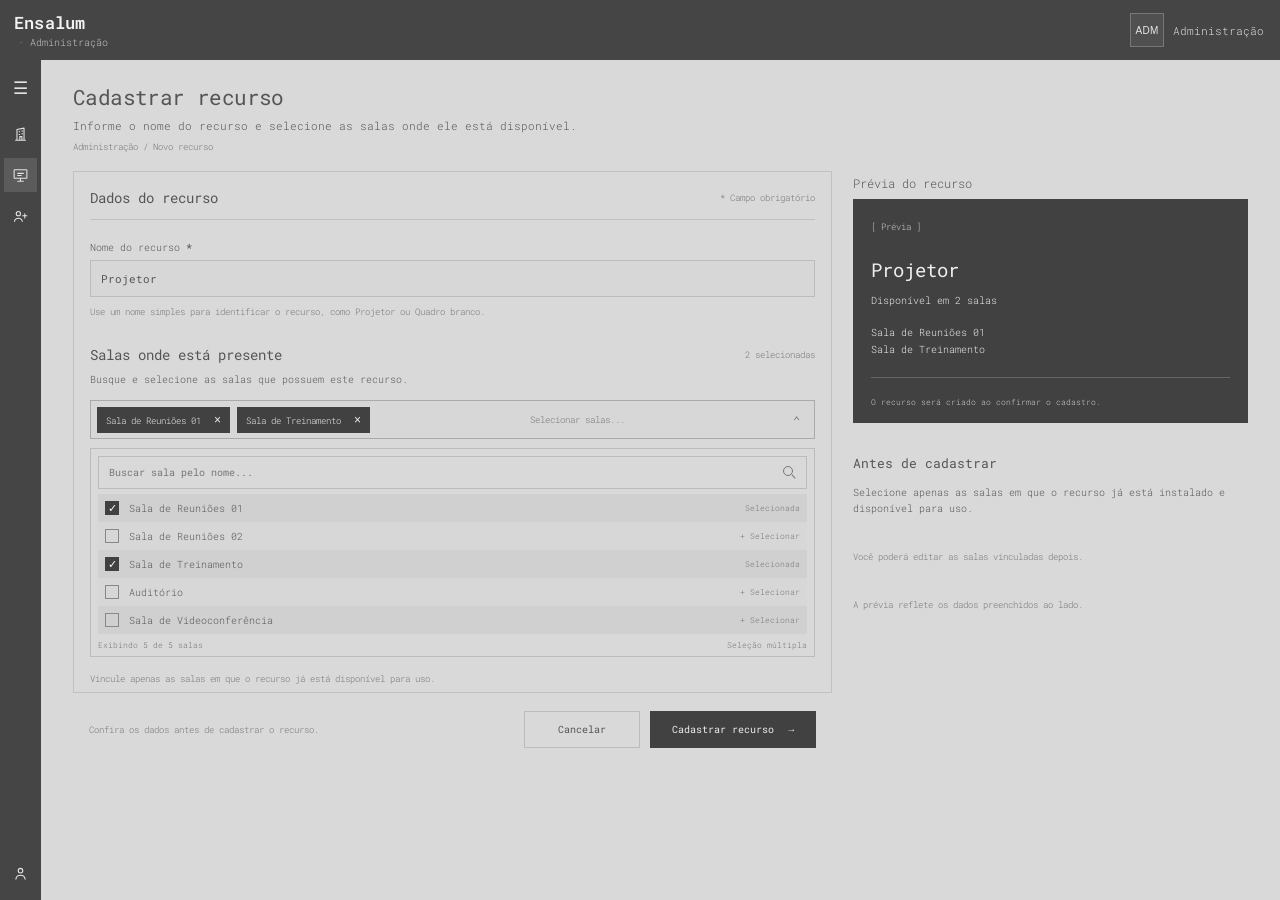
<file: views/cadastro_recursos/cadastro_recursos.html>
<!DOCTYPE html>
<html lang="pt-BR">
<head>
  <meta charset="UTF-8">
  <meta name="viewport" content="width=device-width, initial-scale=1.0">
  <title>Ensalum | Cadastrar recurso</title>
  <link rel="stylesheet" href="../menu/menu.css">
  <link rel="stylesheet" href="cadastro_recursos.css">
  <link rel="stylesheet" href="https://cdnjs.cloudflare.com/ajax/libs/font-awesome/6.4.0/css/all.min.css">
</head>
<body>
  <header class="cabecalho">
    <div class="nome-projeto">Ensalum</div>
    <div class="pagina-atual">· Administração </div>

    <div class="perfil-professor" aria-label="Perfil do professor">
      <div class="foto-professor" aria-hidden="true">ADM</div>
      <span class="nome-professor">Administração</span>
    </div>
  </header>

  <aside class="sidebar" aria-label="Menu lateral">
    <a class="link-sidebar menu-ativado"  aria-label="Menu principal" title="Menu principal">
      <span class="sidebar-icon" aria-hidden="true">☰</span>
      <span class="sidebar-label">Menu</span>
    </a>

    <a class="link-sidebar" href="../cadastro_sala/cadastro_sala.html" aria-label="Cadastro de salas" title="Cadastro de salas">
      <svg viewBox="0 0 24 24" aria-hidden="true">
        <path d="M5 20h14M7 20V5l10-2v17M10 8h1m3-1h1m-5 5h1m3-1h1m-4 9v-5h3v5"/>
      </svg>
      <span class="sidebar-label">Cadastro de salas</span>
    </a>

    <a class="link-sidebar ativado" href="../cadastro_recursos/cadastro_recursos.html" aria-label="Cadastro de recursos" title="Cadastro de recursos">
      <svg viewBox="0 0 24 24" aria-hidden="true">
        <rect x="3" y="4" width="18" height="12" rx="1"/>
        <path d="M8 20h8M12 16v4M8 9h8M8 12h5"/>
      </svg>
      <span class="sidebar-label">Cadastro de recursos</span>
    </a>

    <a class="link-sidebar" href="../cadastro_professores/cadastro_professores.html" aria-label="Cadastro de professores" title="Cadastro de professores">
      <svg viewBox="0 0 24 24" aria-hidden="true">
        <circle cx="9" cy="8" r="3"/>
        <path d="M3.5 19c.5-3 2.5-4.5 5.5-4.5s5 1.5 5.5 4.5M18 8v6m-3-3h6"/>
      </svg>
      <span class="sidebar-label">Cadastro de professores</span>
    </a>

    <div class="sidebar-bottom">
      <a class="link-sidebar" href="#" aria-label="Perfil" title="Perfil">
        <svg viewBox="0 0 24 24" aria-hidden="true">
          <circle cx="12" cy="8" r="3.2"/>
          <path d="M5.5 20c.5-3.5 2.8-5.5 6.5-5.5s6 2 6.5 5.5"/>
        </svg>
        <span class="sidebar-label">Sair</span>
      </a>
    </div>
  </aside>

  <main class="main-content page">
    <div class="page-heading">
      <h1>Cadastrar recurso</h1>
      <p>Informe o nome do recurso e selecione as salas onde ele está disponível.</p>
      <div class="breadcrumb">Administração / Novo recurso</div>
    </div>

    <div class="content-grid">
      <section class="form-panel">
        <div class="panel-heading">
          <h2>Dados do recurso</h2>
          <span>* Campo obrigatório</span>
        </div>
        <div class="rule"></div>

        <label class="field-label" for="resource-name">Nome do recurso <b>*</b></label>
        <input id="resource-name" class="resource-input" type="text" value="Projetor" readonly>
        <p class="hint">Use um nome simples para identificar o recurso, como Projetor ou Quadro branco.</p>

        <div class="rooms-heading">
          <h3>Salas onde está presente</h3>
          <span id="selected-count">2 selecionadas</span>
        </div>
        <p class="rooms-description">Busque e selecione as salas que possuem este recurso.</p>

        <div class="select-summary">
          <div class="chips">
            <span class="chip">Sala de Reuniões 01 <b>×</b></span>
            <span class="chip">Sala de Treinamento <b>×</b></span>
          </div>
          <span class="select-placeholder">Selecionar salas...</span>
          <span class="chevron">⌃</span>
        </div>

        <div class="room-picker">
          <div class="search-wrap">
            <input id="room-search" type="search" placeholder="Buscar sala pelo nome..." autocomplete="off">
            <span class="search-icon" aria-hidden="true"></span>
          </div>
          <div class="room-list" id="room-list">
            <div class="room-row" data-room="Sala de Reuniões 01">
              <span class="fake-check checked">✓</span><span class="room-name">Sala de Reuniões 01</span><span class="room-status">Selecionada</span>
            </div>
            <div class="room-row" data-room="Sala de Reuniões 02">
              <span class="fake-check"></span><span class="room-name">Sala de Reuniões 02</span><span class="room-status">+ Selecionar</span>
            </div>
            <div class="room-row" data-room="Sala de Treinamento">
              <span class="fake-check checked">✓</span><span class="room-name">Sala de Treinamento</span><span class="room-status">Selecionada</span>
            </div>
            <div class="room-row" data-room="Auditório">
              <span class="fake-check"></span><span class="room-name">Auditório</span><span class="room-status">+ Selecionar</span>
            </div>
            <div class="room-row" data-room="Sala de Videoconferência">
              <span class="fake-check"></span><span class="room-name">Sala de Videoconferência</span><span class="room-status">+ Selecionar</span>
            </div>
          </div>
          <div class="list-footer">
            <span id="result-count">Exibindo 5 de 5 salas</span>
            <span>Seleção múltipla</span>
          </div>
        </div>
        <p class="bottom-hint">Vincule apenas as salas em que o recurso já está disponível para uso.</p>

        <div class="form-actions">
          <span>Confira os dados antes de cadastrar o recurso.</span>
          <div class="buttons">
            <button class="btn btn-secondary" type="button">Cancelar</button>
            <button class="btn btn-primary" type="button">Cadastrar recurso <b>→</b></button>
          </div>
        </div>
      </section>

      <aside class="right-column">
        <div class="preview-title">Prévia do recurso</div>
        <section class="preview-card">
          <span class="preview-label">[ Prévia ]</span>
          <h2>Projetor</h2>
          <p>Disponível em 2 salas</p>
          <ul>
            <li>Sala de Reuniões 01</li>
            <li>Sala de Treinamento</li>
          </ul>
          <div class="preview-rule"></div>
          <small>O recurso será criado ao confirmar o cadastro.</small>
        </section>

        <section class="before-register">
          <h3>Antes de cadastrar</h3>
          <p>Selecione apenas as salas em que o recurso já está instalado e disponível para uso.</p>
          <p>Você poderá editar as salas vinculadas depois.</p>
          <p>A prévia reflete os dados preenchidos ao lado.</p>
        </section>
      </aside>
    </div>
  </main>
</body>
</html>
</file>
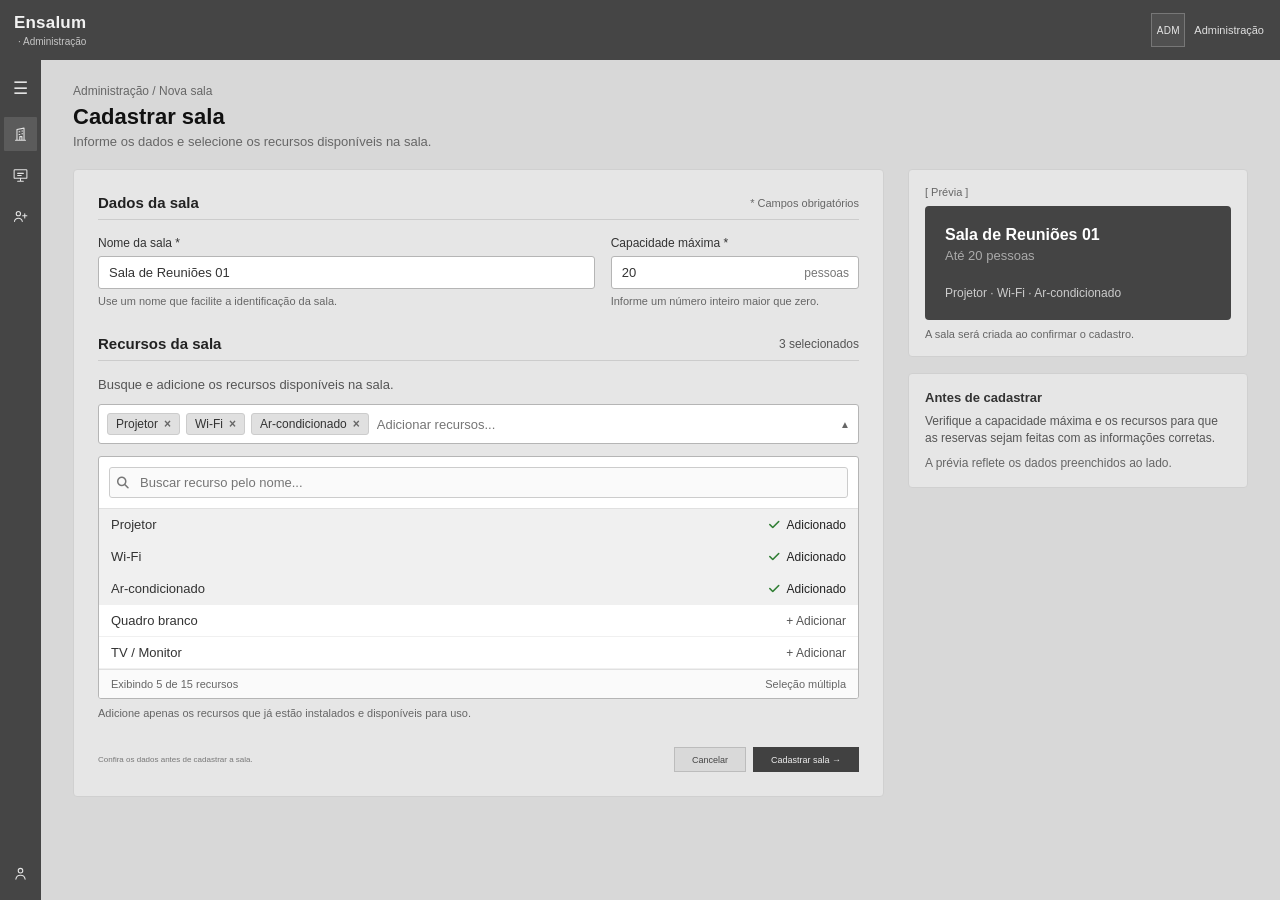
<file: views/cadastro_sala/cadastro_sala.html>
<!DOCTYPE html>
<html lang="pt-BR">
<head>
    <meta charset="UTF-8">
    <meta name="viewport" content="width=device-width, initial-scale=1.0">
    <title>Ensalum | Cadastrar sala</title>
    <link rel="stylesheet" href="../menu/menu.css">
    <link rel="stylesheet" href="cadastro_sala.css">
    <link rel="stylesheet" href="https://cdnjs.cloudflare.com/ajax/libs/font-awesome/6.4.0/css/all.min.css">
</head>
<body>
  <header class="cabecalho">
    <div class="nome-projeto">Ensalum</div>
    <div class="pagina-atual">· Administração </div>

    <div class="perfil-professor" aria-label="Perfil do professor">
      <div class="foto-professor" aria-hidden="true">ADM</div>
      <span class="nome-professor">Administração</span>
    </div>
  </header>

  <aside class="sidebar" aria-label="Menu lateral">
    <a class="link-sidebar menu-ativado" href="../menu/index.html" aria-label="Menu principal" title="Menu principal">
      <span class="sidebar-icon" aria-hidden="true">☰</span>
      <span class="sidebar-label">Menu</span>
    </a>

    <a class="link-sidebar ativado" href="cadastro_sala.html" aria-label="Cadastro de salas" title="Cadastro de salas">
      <svg viewBox="0 0 24 24" aria-hidden="true">
        <path d="M5 20h14M7 20V5l10-2v17M10 8h1m3-1h1m-5 5h1m3-1h1m-4 9v-5h3v5"/>
      </svg>
      <span class="sidebar-label">Cadastro de salas</span>
    </a>

    <a class="link-sidebar" href="../cadastro_recursos/cadastro_recursos.html" aria-label="Cadastro de recursos" title="Cadastro de recursos">
      <svg viewBox="0 0 24 24" aria-hidden="true">
        <rect x="3" y="4" width="18" height="12" rx="1"/>
        <path d="M8 20h8M12 16v4M8 9h8M8 12h5"/>
      </svg>
      <span class="sidebar-label">Cadastro de recursos</span>
    </a>

    <a class="link-sidebar" href="../cadastro_professores/cadastro_professores.html" aria-label="Cadastro de professores" title="Cadastro de professores">
      <svg viewBox="0 0 24 24" aria-hidden="true">
        <circle cx="9" cy="8" r="3"/>
        <path d="M3.5 19c.5-3 2.5-4.5 5.5-4.5s5 1.5 5.5 4.5M18 8v6m-3-3h6"/>
      </svg>
      <span class="sidebar-label">Cadastro de professores</span>
    </a>

    <div class="sidebar-bottom">
      <a class="link-sidebar" href="#" aria-label="Perfil" title="Perfil">
        <svg viewBox="0 0 24 24" aria-hidden="true">
          <circle cx="12" cy="8" r="3.2"/>
          <path d="M5.5 20c.5-3.5 2.8-5.5 6.5-5.5s6 2 6.5 5.5"/>
        </svg>
        <span class="sidebar-label">Sair</span>
      </a>
    </div>
  </aside>

  <main class="main-content">
      <div class="content-header">
          <div class="breadcrumb">Administração / Nova sala</div>
          <div class="header-top-row">
              <h1>Cadastrar sala</h1>
          </div>
          <p class="subtitle">Informe os dados e selecione os recursos disponíveis na sala.</p>
      </div>

      <div class="form-preview-grid">
          <div class="form-container">
              <section class="form-section">
                  <div class="section-header">
                      <h2>Dados da sala</h2>
                      <span class="required-notice">* Campos obrigatórios</span>
                  </div>

                  <div class="form-row">
                      <div class="form-group flex-2">
                          <label for="room-name">Nome da sala *</label>
                          <input type="text" id="room-name" value="Sala de Reuniões 01">
                          <span class="form-hint">Use um nome que facilite a identificação da sala.</span>
                      </div>
                      <div class="form-group flex-1">
                          <label for="room-capacity">Capacidade máxima *</label>
                          <div class="input-with-suffix">
                              <input type="number" id="room-capacity" value="20">
                              <span class="suffix">pessoas</span>
                          </div>
                          <span class="form-hint">Informe um número inteiro maior que zero.</span>
                      </div>
                  </div>
              </section>

              <section class="form-section">
                  <div class="section-header">
                      <h2>Recursos da sala</h2>
                      <span class="resources-count">3 selecionados</span>
                  </div>
                  <p class="section-desc">Busque e adicione os recursos disponíveis na sala.</p>

                  <div class="resource-tags-box">
                      <div class="tag">Projetor <span class="tag-close">&times;</span></div>
                      <div class="tag">Wi-Fi <span class="tag-close">&times;</span></div>
                      <div class="tag">Ar-condicionado <span class="tag-close">&times;</span></div>
                      <input type="text" class="tag-input" placeholder="Adicionar recursos...">
                      <span class="collapse-icon">&#9650;</span>
                  </div>

                  <div class="resource-catalog">
                      <div class="catalog-search">
                          <i class="fa-solid fa-magnifying-glass search-icon"></i>
                          <input type="text" placeholder="Buscar recurso pelo nome...">
                      </div>

                      <ul class="catalog-list">
                          <li class="catalog-item selected">
                              <span class="item-name">Projetor</span>
                              <span class="item-action"><i class="fa-solid fa-check"></i> Adicionado</span>
                          </li>
                          <li class="catalog-item selected">
                              <span class="item-name">Wi-Fi</span>
                              <span class="item-action"><i class="fa-solid fa-check"></i> Adicionado</span>
                          </li>
                          <li class="catalog-item selected">
                              <span class="item-name">Ar-condicionado</span>
                              <span class="item-action"><i class="fa-solid fa-check"></i> Adicionado</span>
                          </li>
                          <li class="catalog-item">
                              <span class="item-name">Quadro branco</span>
                              <span class="item-action">+ Adicionar</span>
                          </li>
                          <li class="catalog-item">
                              <span class="item-name">TV / Monitor</span>
                              <span class="item-action">+ Adicionar</span>
                          </li>
                      </ul>

                      <div class="catalog-footer">
                          <span class="catalog-info">Exibindo 5 de 15 recursos</span>
                          <span class="catalog-mode">Seleção múltipla</span>
                      </div>
                  </div>

                  <p class="catalog-tip">Adicione apenas os recursos que já estão instalados e disponíveis para uso.</p>
              </section>
                <div class="bottom-actions">
          <span class="bottom-note">Confira os dados antes de cadastrar a sala.</span>
          <div class="buttons">
              <div class="button">Cancelar</div>
              <div class="button primary">Cadastrar sala →</div>
          </div>
      </div>
</div>

          <div class="preview-container">
              <div class="preview-box">
                  <span class="preview-label">[ Prévia ]</span>
                  <div class="preview-card">
                      <h3>Sala de Reuniões 01</h3>
                      <p class="preview-capacity">Até 20 pessoas</p>
                      <p class="preview-resources">Projetor &middot; Wi-Fi &middot; Ar-condicionado</p>
                  </div>
                  <p class="preview-footer-text">A sala será criada ao confirmar o cadastro.</p>
              </div>

              <div class="info-box">
                  <h3>Antes de cadastrar</h3>
                  <p>Verifique a capacidade máxima e os recursos para que as reservas sejam feitas com as informações corretas.</p>
                  <p class="info-sub">A prévia reflete os dados preenchidos ao lado.</p>
              </div>
          </div>
      </div>

      
  </main>
</body>
</html>
</file>
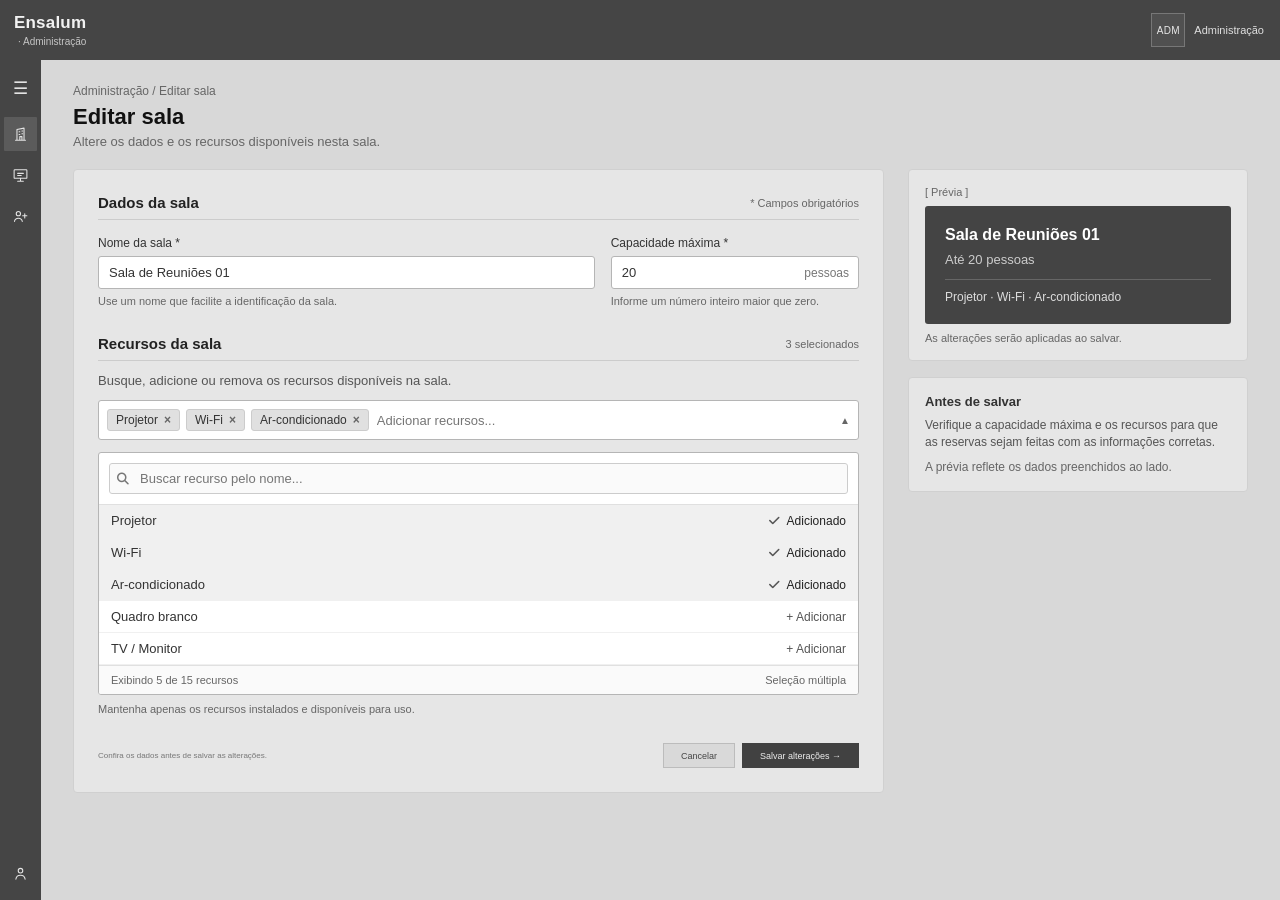
<file: views/editar_sala/editar_sala.html>
<!DOCTYPE html>
<html lang="pt-BR">
<head>
  <meta charset="UTF-8">
  <meta name="viewport" content="width=device-width, initial-scale=1.0">
  <title>Ensalum | Editar sala</title>
  <link rel="stylesheet" href="../menu/menu.css">
  <link rel="stylesheet" href="editar_sala.css">
  <link rel="stylesheet" href="https://cdnjs.cloudflare.com/ajax/libs/font-awesome/6.4.0/css/all.min.css">
</head>
<body>
  <header class="cabecalho">
    <div class="nome-projeto">Ensalum</div>
    <div class="pagina-atual">· Administração</div>
    <div class="perfil-professor" aria-label="Perfil da administração">
      <div class="foto-professor" aria-hidden="true">ADM</div>
      <span class="nome-professor">Administração</span>
    </div>
  </header>

  <aside class="sidebar" aria-label="Menu lateral">
    <a class="link-sidebar menu-ativado" href="../menu/index.html" aria-label="Menu principal" title="Menu principal">
      <span class="sidebar-icon" aria-hidden="true">☰</span>
      <span class="sidebar-label">Menu</span>
    </a>

    <a class="link-sidebar ativado" href="../cadastro_sala/cadastro_sala.html" aria-label="Cadastro de salas" title="Cadastro de salas">
      <svg viewBox="0 0 24 24" aria-hidden="true">
        <path d="M5 20h14M7 20V5l10-2v17M10 8h1m3-1h1m-5 5h1m3-1h1m-4 9v-5h3v5"/>
      </svg>
      <span class="sidebar-label">Cadastro de salas</span>
    </a>

    <a class="link-sidebar" href="../cadastro_recursos/cadastro_recursos.html" aria-label="Cadastro de recursos" title="Cadastro de recursos">
      <svg viewBox="0 0 24 24" aria-hidden="true">
        <rect x="3" y="4" width="18" height="12" rx="1"/>
        <path d="M8 20h8M12 16v4M8 9h8M8 12h5"/>
      </svg>
      <span class="sidebar-label">Cadastro de recursos</span>
    </a>

    <a class="link-sidebar" href="../cadastro_professores/cadastro_professores.html" aria-label="Cadastro de professores" title="Cadastro de professores">
      <svg viewBox="0 0 24 24" aria-hidden="true">
        <circle cx="9" cy="8" r="3"/>
        <path d="M3.5 19c.5-3 2.5-4.5 5.5-4.5s5 1.5 5.5 4.5M18 8v6m-3-3h6"/>
      </svg>
      <span class="sidebar-label">Cadastro de professores</span>
    </a>

    <div class="sidebar-bottom">
      <a class="link-sidebar" href="#" aria-label="Sair" title="Sair">
        <svg viewBox="0 0 24 24" aria-hidden="true">
          <circle cx="12" cy="8" r="3.2"/>
          <path d="M5.5 20c.5-3.5 2.8-5.5 6.5-5.5s6 2 6.5 5.5"/>
        </svg>
        <span class="sidebar-label">Sair</span>
      </a>
    </div>
  </aside>

  <main class="main-content">
    <div class="content-header">
      <div class="breadcrumb">Administração / Editar sala</div>
      <div class="header-top-row">
        <h1>Editar sala</h1>
      </div>
      <p class="subtitle">Altere os dados e os recursos disponíveis nesta sala.</p>
    </div>

    <div class="form-preview-grid">
      <div class="form-container">
        <section class="form-section">
          <div class="section-header">
            <h2>Dados da sala</h2>
            <span class="required-notice">* Campos obrigatórios</span>
          </div>

          <div class="form-row">
            <div class="form-group flex-2">
              <label for="room-name">Nome da sala *</label>
              <input type="text" id="room-name" value="Sala de Reuniões 01">
              <span class="form-hint">Use um nome que facilite a identificação da sala.</span>
            </div>
            <div class="form-group flex-1">
              <label for="room-capacity">Capacidade máxima *</label>
              <div class="input-with-suffix">
                <input type="number" id="room-capacity" value="20">
                <span class="suffix">pessoas</span>
              </div>
              <span class="form-hint">Informe um número inteiro maior que zero.</span>
            </div>
          </div>
        </section>

        <section class="form-section resources-section">
          <div class="section-header">
            <h2>Recursos da sala</h2>
            <span class="resources-count">3 selecionados</span>
          </div>
          <p class="section-desc">Busque, adicione ou remova os recursos disponíveis na sala.</p>

          <div class="resource-tags-box">
            <div class="tag">Projetor <span class="tag-close">&times;</span></div>
            <div class="tag">Wi-Fi <span class="tag-close">&times;</span></div>
            <div class="tag">Ar-condicionado <span class="tag-close">&times;</span></div>
            <input type="text" class="tag-input" placeholder="Adicionar recursos...">
            <span class="collapse-icon" aria-hidden="true">&#9650;</span>
          </div>

          <div class="resource-catalog">
            <div class="catalog-search">
              <i class="fa-solid fa-magnifying-glass search-icon" aria-hidden="true"></i>
              <input type="search" placeholder="Buscar recurso pelo nome..." aria-label="Buscar recurso pelo nome">
            </div>

            <ul class="catalog-list">
              <li class="catalog-item selected">
                <span class="item-name">Projetor</span>
                <span class="item-action"><i class="fa-solid fa-check" aria-hidden="true"></i> Adicionado</span>
              </li>
              <li class="catalog-item selected">
                <span class="item-name">Wi-Fi</span>
                <span class="item-action"><i class="fa-solid fa-check" aria-hidden="true"></i> Adicionado</span>
              </li>
              <li class="catalog-item selected">
                <span class="item-name">Ar-condicionado</span>
                <span class="item-action"><i class="fa-solid fa-check" aria-hidden="true"></i> Adicionado</span>
              </li>
              <li class="catalog-item">
                <span class="item-name">Quadro branco</span>
                <span class="item-action">+ Adicionar</span>
              </li>
              <li class="catalog-item">
                <span class="item-name">TV / Monitor</span>
                <span class="item-action">+ Adicionar</span>
              </li>
            </ul>

            <div class="catalog-footer">
              <span class="catalog-info">Exibindo 5 de 15 recursos</span>
              <span class="catalog-mode">Seleção múltipla</span>
            </div>
          </div>
          <p class="catalog-tip">Mantenha apenas os recursos instalados e disponíveis para uso.</p>
        </section>
            <div class="bottom-actions">
        <span class="bottom-note">Confira os dados antes de salvar as alterações.</span>
        <div class="buttons">
          <div class="button">Cancelar</div>
          <div class="button primary">Salvar alterações →</div>
        </div>
      </div>
</div>

      <aside class="preview-container">
        <div class="preview-box">
          <span class="preview-label">[ Prévia ]</span>
          <div class="preview-card">
            <h3>Sala de Reuniões 01</h3>
            <p class="preview-capacity">Até 20 pessoas</p>
            <p class="preview-resources">Projetor · Wi-Fi · Ar-condicionado</p>
          </div>
          <p class="preview-footer-text">As alterações serão aplicadas ao salvar.</p>
        </div>

        <div class="info-box">
          <h3>Antes de salvar</h3>
          <p>Verifique a capacidade máxima e os recursos para que as reservas sejam feitas com as informações corretas.</p>
          <p class="info-sub">A prévia reflete os dados preenchidos ao lado.</p>
        </div>
      </aside>
    </div>

    
  </main>
</body>
</html>
</file>
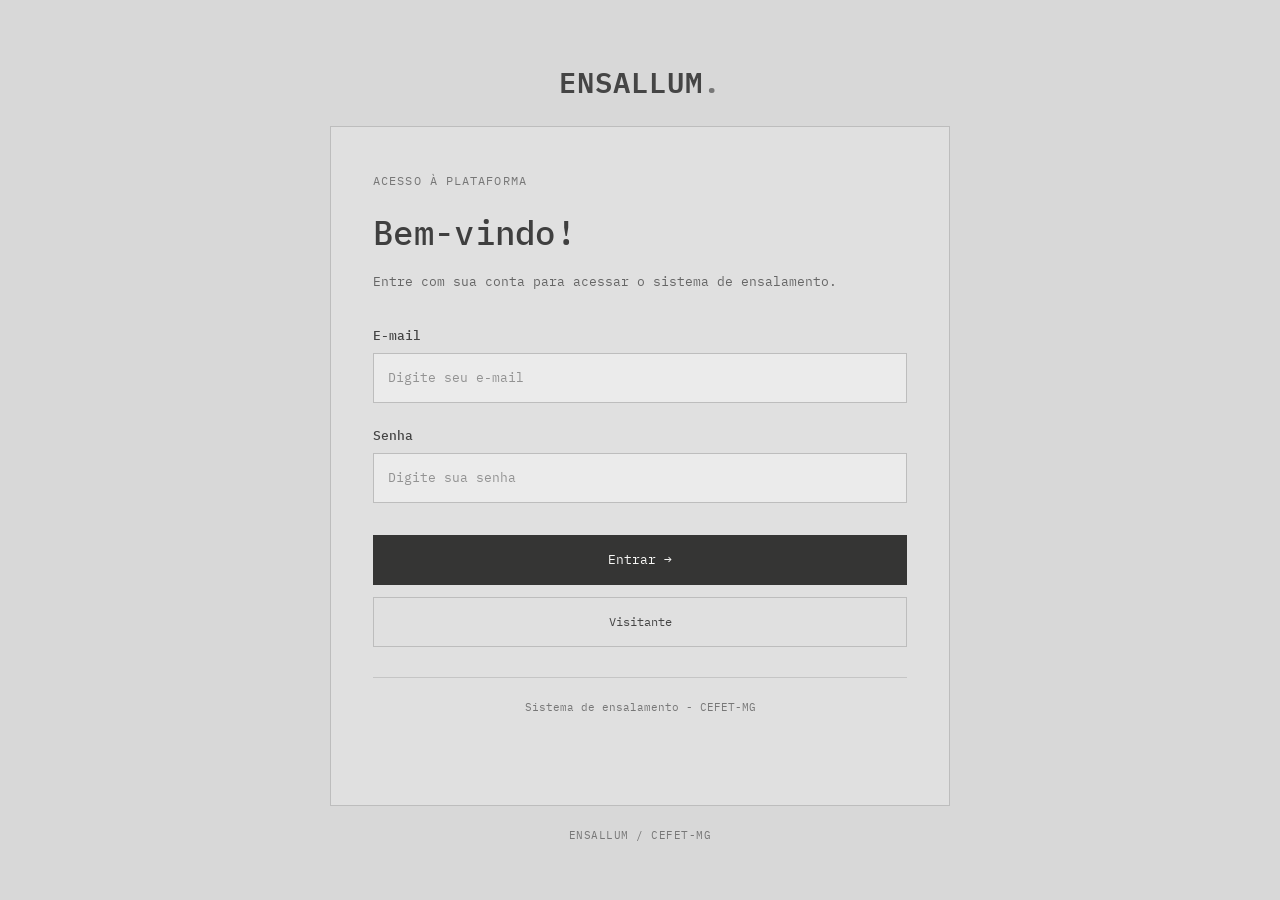
<file: views/login/login.html>
<!DOCTYPE html>
<html lang="pt-br">
<head>
    <meta charset="UTF-8">
    <meta name="viewport" content="width=device-width, initial-scale=1.0">

    <title>Login - Ensallum</title>

    <link rel="stylesheet" href="login.css">
</head>
<body class="login-page">

    <div class="login-container">

        <h2>ENSALLUM<span>.</span></h2>

        <div class="login-box">

            <p class="subtitulo">ACESSO À PLATAFORMA</p>

            <h1>Bem-vindo!</h1>

            <p class="descricao">
                Entre com sua conta para acessar o sistema de ensalamento.
            </p>

            <form th:action="@{/login}" method="post">

                <label for="email">E-mail</label>

                <input
                    type="email"
                    id="email"
                    name="email"
                    placeholder="Digite seu e-mail"
                    required
                >

                <label for="senha">Senha</label>

                <input
                    type="password"
                    id="senha"
                    name="senha"
                    placeholder="Digite sua senha"
                    required
                >

                <div class="botoes-login">

                    <button type="submit" class="btn-entrar">
                        Entrar →
                    </button>

                    <a href="../menu/index.html" class="btn-visitante">
                        Visitante
                    </a>

                </div>

            </form>

            <p class="rodape">
                Sistema de ensalamento - CEFET-MG
            </p>

        </div>

        <p class="creditos">ENSALLUM / CEFET-MG</p>

    </div>

</body>
</html>
</file>
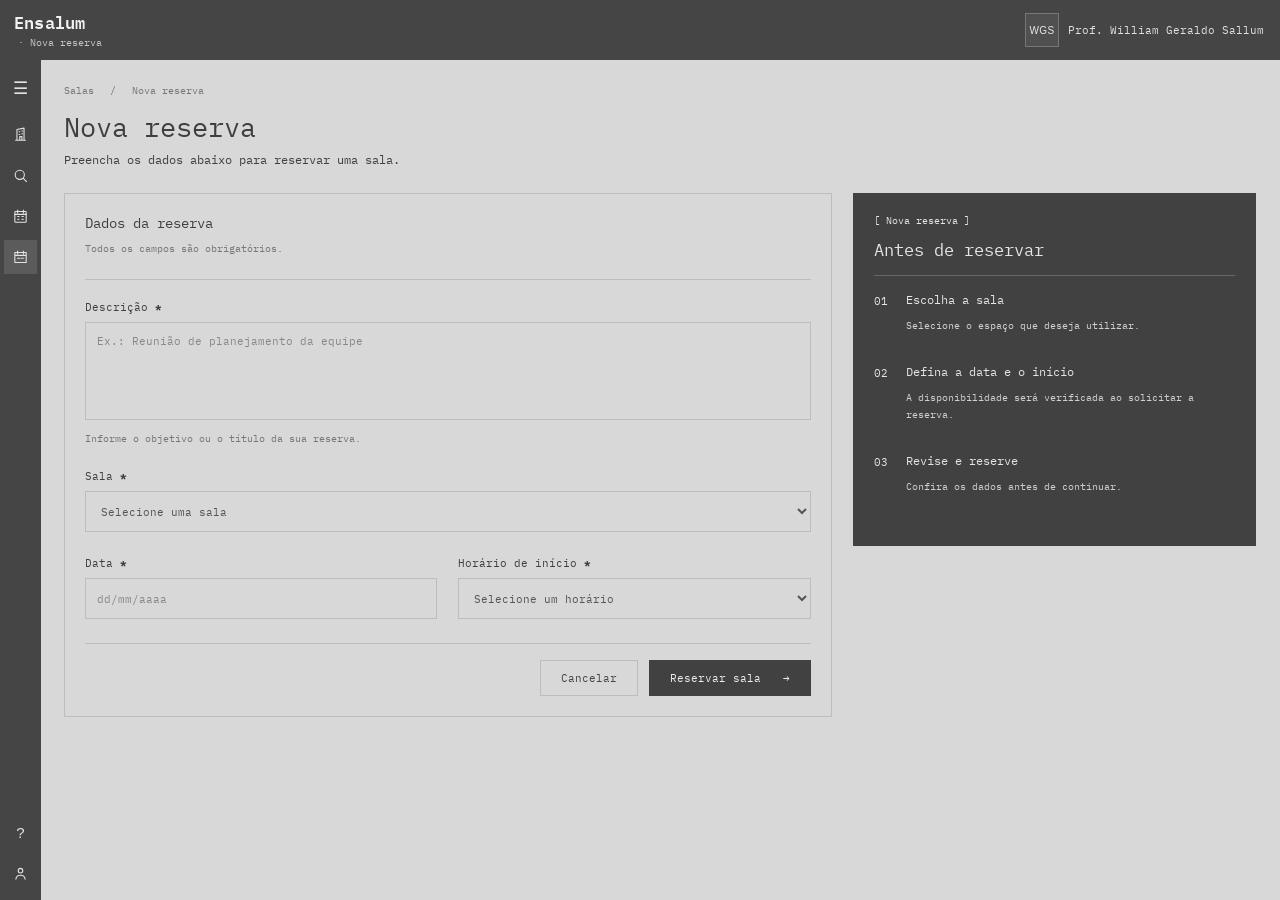
<file: views/reserva/reserva.html>
<!DOCTYPE html>
<html lang="pt-BR">
<head>
    <meta charset="UTF-8">
    <meta name="viewport" content="width=device-width, initial-scale=1.0">
    <title>Ensalum - Nova reserva</title>
    <link rel="stylesheet" href="../menu/menu.css">
    <link rel="stylesheet" href="reserva.css">

</head>

<body>

  <header class="cabecalho">
    <div class="nome-projeto">Ensalum</div>
    <div class="pagina-atual">· Nova reserva</div>
    <div class="perfil-professor" aria-label="Perfil do professor">
      <div class="foto-professor" aria-hidden="true">WGS</div>
      <span class="nome-professor">Prof. William Geraldo Sallum</span>
    </div>
  </header>

<aside class="sidebar" aria-label="Menu lateral">
  <a class="link-sidebar menu-ativado" href="../menu/index.html" aria-label="Menu principal" title="Menu principal"><span class="sidebar-icon" aria-hidden="true">☰</span><span class="sidebar-label">Menu</span></a>
  <a class="link-sidebar" href="../menu/index.html" aria-label="Salas" title="Salas"><svg viewBox="0 0 24 24" aria-hidden="true"><path d="M5 20h14M7 20V5l10-2v17M10 8h1m3-1h1m-5 5h1m3-1h1m-4 9v-5h3v5"/></svg><span class="sidebar-label">Salas</span></a>
  <a class="link-sidebar" href="../busca/busca.html" aria-label="Busca de salas" title="Busca de salas"><svg viewBox="0 0 24 24" aria-hidden="true"><circle cx="11" cy="11" r="6.5"/><path d="m16 16 4.5 4.5"/></svg><span class="sidebar-label">Busca de salas</span></a>
  <a class="link-sidebar" href="../agenda/agenda.html" aria-label="Minha Agenda" title="Minha Agenda"><svg viewBox="0 0 24 24" aria-hidden="true"><rect x="4" y="5" width="16" height="15" rx="1"/><path d="M8 3v4m8-4v4M4 9h16M8 12h2m4 0h2m-8 4h2m4 0h2"/></svg><span class="sidebar-label">Minha Agenda</span></a>
  <a class="link-sidebar ativado" href="../reserva/reserva.html" aria-label="Nova reserva" title="Nova reserva"><svg viewBox="0 0 24 24" aria-hidden="true"><path d="M4 5h16v14H4zM8 3v4m8-4v4M4 9h16M8 13h3m2 0h3"/></svg><span class="sidebar-label">Nova reserva</span></a>
  <div class="sidebar-bottom">
    <a class="link-sidebar" href="#" aria-label="Ajuda" title="Ajuda"><span class="sidebar-icon" aria-hidden="true">?</span><span class="sidebar-label">Ajuda</span></a>
    <a class="link-sidebar" href="#" aria-label="Perfil" title="Perfil"><svg viewBox="0 0 24 24" aria-hidden="true"><circle cx="12" cy="8" r="3.2"/><path d="M5.5 20c.5-3.5 2.8-5.5 6.5-5.5s6 2 6.5 5.5"/></svg><span class="sidebar-label">Perfil</span></a>
  </div>
</aside>

    <!-- CONTEÚDO PRINCIPAL -->
    <main class="main-content reserva-main">

        <div class="breadcrumb">
            Salas <span>/</span> Nova reserva
        </div>

        <h1 class="page-title">Nova reserva</h1>

        <p class="page-description">
            Preencha os dados abaixo para reservar uma sala.
        </p>

        <div class="content">

            <!-- FORMULÁRIO -->
            <section class="reservation-form">

                <div class="form-header">
                    <h2>Dados da reserva</h2>
                    <p>Todos os campos são obrigatórios.</p>
                </div>

                <form>

                    <!-- DESCRIÇÃO -->
                    <div class="form-group">
                        <label>
                            Descrição <span class="required">*</span>
                        </label>

                        <textarea
                            placeholder="Ex.: Reunião de planejamento da equipe"
                        ></textarea>

                        <span class="field-description">
                            Informe o objetivo ou o título da sua reserva.
                        </span>
                    </div>

                    <!-- SALA -->
                    <div class="form-group">
                        <label>
                            Sala <span class="required">*</span>
                        </label>

                        <select>
                            <option value="" selected disabled>
                                Selecione uma sala
                            </option>
                        </select>
                    </div>

                    <!-- DATA E HORÁRIO -->
                    <div class="date-time">

                        <div class="form-group">
                            <label>
                                Data <span class="required">*</span>
                            </label>

                            <input type="text" placeholder="dd/mm/aaaa">
                        </div>

                        <div class="form-group">
                            <label>
                                Horário de início <span class="required">*</span>
                            </label>

                            <select name="horario_inicio" required>
                                <option value="" selected disabled>Selecione um horário</option>
                                <option value="08:00">08:00 - 09:00</option>
                                <option value="09:00">09:00 - 10:00</option>
                                <option value="10:00">10:00 - 11:00</option>
                                <option value="11:00">11:00 - 12:00</option>
                                <option value="12:00">12:00 - 13:00</option>
                                <option value="13:00">13:00 - 14:00</option>
                                <option value="14:00">14:00 - 15:00</option>
                                <option value="15:00">15:00 - 16:00</option>
                                <option value="16:00">16:00 - 17:00</option>
                                <option value="17:00">17:00 - 18:00</option>
                            </select>
                        </div>

                    </div>

                    <!-- BOTÕES -->
                    <div class="form-footer">
                        <button type="button">
                            Cancelar
                        </button>

                        <button type="submit" class="submit-button">
                            Reservar sala <span>→</span>
                        </button>
                    </div>

                </form>
            </section>

            <!-- PAINEL INFORMATIVO -->
            <aside class="info-panel">

                <div class="panel-tag">[ Nova reserva ]</div>

                <h2>Antes de reservar</h2>

                <div class="step">
                    <span class="step-number">01</span>

                    <div class="step-content">
                        <h3>Escolha a sala</h3>
                        <p>
                            Selecione o espaço que deseja utilizar.
                        </p>
                    </div>
                </div>

                <div class="step">
                    <span class="step-number">02</span>

                    <div class="step-content">
                        <h3>Defina a data e o início</h3>
                        <p>
                            A disponibilidade será verificada ao
                            solicitar a reserva.
                        </p>
                    </div>
                </div>

                <div class="step">
                    <span class="step-number">03</span>

                    <div class="step-content">
                        <h3>Revise e reserve</h3>
                        <p>
                            Confira os dados antes de continuar.
                        </p>
                    </div>
                </div>

            </aside>

        </div>
    </main>

</body>
</html>
</file>
<file: views/menu/menu.css>
@import url('https://fonts.googleapis.com/css2?family=IBM+Plex+Mono:wght@400;500;600&display=swap');

:root {
  --cabecalho: #454545;
  --sidebar: #454545;
  --page: #d8d8d8;
  --card: #484848;
  --text: #3f3f3f;
  --muted: #777;
  --line: #bdbdbd;
  --white: #f2f2f2;
  --font: 'IBM Plex Mono', 'Courier New', monospace;
}

* { box-sizing: border-box; }

body {
  margin: 0;
  padding-top: 60px;
  background: var(--page);
  color: var(--text);
  font-family: var(--font);
  font-size: 14px;
}

a { color: inherit; text-decoration: none; }

.cabecalho {
  position: fixed;
  top: 0;
  left: 0;
  right: 0;
  width: 100%;
  height: 60px;
  z-index: 20;
  display: flex;
  flex-direction: column;
  align-items: flex-start;
  padding: 12px 14px 8px;
  background: var(--cabecalho);
  color: var(--white);
}

.nome-projeto {
  font-size: 17px;
  line-height: 21px;
  font-weight: 600;
  letter-spacing: .2px;
}

.pagina-atual {
  margin-top: 3px;
  padding-left: 4px;
  color: #c5c5c5;
  font-size: 10px;
}

.perfil-professor {
  position: absolute;
  top: 50%;
  right: 16px;
  transform: translateY(-50%);
  display: flex;
  align-items: center;
  gap: 9px;
  max-width: 45%;
  color: var(--white);
}

.foto-professor {
  width: 34px;
  height: 34px;
  flex: 0 0 34px;
  display: flex;
  align-items: center;
  justify-content: center;
  border: 1px solid #777;
  background: #505050;
  color: #e6e6e6;
  font-family: Arial, sans-serif;
  font-size: 10px;
  letter-spacing: .3px;
}

.nome-professor {
  overflow: hidden;
  text-overflow: ellipsis;
  white-space: nowrap;
  font-size: 11px;
  color: #e0e0e0;
}

.sidebar {
  position: fixed;
  top: 60px;
  bottom: 0;
  left: 0;
  z-index: 5;
  width: 41px;
  height: calc(100vh - 60px);
  height: calc(100dvh - 60px);
  min-height: 0;
  display: flex;
  flex-direction: column;
  align-items: flex-start;
  gap: 7px;
  padding-inline: 4px;
  padding-top: 11px;
  background: var(--sidebar);
  box-sizing: border-box;
  overflow: hidden;
  transition: width .2s ease;
}

.sidebar:hover,
.sidebar:focus-within { width: 165px; }

.link-sidebar {
  width: 100%;
  height: 34px;
  display: flex;
  align-items: center;
  justify-content: flex-start;
  gap: 10px;
  padding-left: 10px;
  color: #e3e3e3;
  font-family: Arial, sans-serif;
  font-size: 18px;
  border-radius: 1px;
  white-space: nowrap;
  overflow: hidden;
}

.sidebar:not(:hover):not(:focus-within) .link-sidebar {
  justify-content: center;
  gap: 0;
  padding-left: 0;
}

.link-sidebar svg {
  width: 17px;
  height: 17px;
  flex: 0 0 17px;
  fill: none;
  stroke: currentColor;
  stroke-width: 1.5;
  stroke-linecap: round;
  stroke-linejoin: round;
}

.sidebar-icon {
  width: 17px;
  display: inline-flex;
  justify-content: center;
  flex: 0 0 17px;
}

.sidebar-label {
  max-width: 120px;
  opacity: 0;
  transform: translateX(-6px);
  overflow: hidden;
  transition: opacity .14s ease, transform .2s ease, max-width .2s ease;
  font-family: var(--font);
  font-size: 9px;
  letter-spacing: .15px;
  pointer-events: none;
}

.sidebar:not(:hover):not(:focus-within) .sidebar-label {
  max-width: 0;
}

.sidebar:hover .sidebar-label,
.sidebar:focus-within .sidebar-label {
  opacity: 1;
  transform: translateX(0);
}

.link-sidebar.ativado { background: #5b5b5b; }
.menu-ativado { font-size: 17px; margin-bottom: 5px; }

.sidebar-bottom {
  margin-top: auto;
  width: 100%;
  display: flex;
  flex-direction: column;
  gap: 7px;
  padding-bottom: 10px;
}

.sidebar-bottom .link-sidebar { font-size: 15px; }

.main-content {
  margin-left: 41px;
  padding: 24px 24px 30px 23px;
  min-height: calc(100vh - 60px);
}

.welcome h1 {
  margin: 0 0 23px;
  font-size: clamp(22px, 2.4vw, 27px);
  line-height: 1.3;
  font-weight: 400;
  letter-spacing: .2px;
}

.header-secao {
  display: flex;
  align-items: center;
  justify-content: space-between;
  gap: 12px;
  margin-bottom: 11px;
}

.header-secao h2 {
  margin: 0;
  font-size: 14px;
  font-weight: 400;
}

.salas-encontradas {
  color: #777;
  font-size: 10px;
  white-space: nowrap;
}

.filtros {
  display: grid;
  grid-template-columns: minmax(145px, 1.05fr) minmax(145px, 1fr)
                         minmax(145px, 1fr) minmax(165px, 1fr) auto;
  gap: 7px;
  margin-bottom: 11px;
}

.campo-filtro {
  height: 34px;
  border: 1px solid #c1c1c1;
  background: #dcdcdc;
  display: flex;
  align-items: center;
  min-width: 0;
  position: relative;
}

.campo-filtro input,
.campo-filtro select {
  appearance: none;
  border: 0;
  outline: 0;
  background: transparent;
  color: #444;
  width: 100%;
  height: 100%;
  min-width: 0;
  padding: 0 26px 0 8px;
  font: inherit;
  font-size: 10px;
}

.campo-filtro select { cursor: pointer; }

.icon-campo {
  position: absolute;
  right: 7px;
  top: 50%;
  transform: translateY(-50%);
  color: #777;
  pointer-events: none;
  font-size: 15px;
}

.icon-campo.relogio { font-size: 16px; }

.filtro-recursos {
  position: relative;
  min-width: 0;
  height: 34px;
  border: 1px solid #c1c1c1;
  background: #dcdcdc;
  color: #444;
  font-size: 10px;
}

.filtro-recursos summary {
  height: 100%;
  padding: 0 9px;
  display: flex;
  align-items: center;
  justify-content: space-between;
  gap: 8px;
  cursor: pointer;
  list-style: none;
  user-select: none;
}

.filtro-recursos summary::-webkit-details-marker { display: none; }

.filtro-recursos[open] summary { background: #e5e5e5; }

.seta-recursos {
  color: #777;
  font-size: 13px;
}

.opcoes-recursos {
  position: absolute;
  z-index: 5;
  top: calc(100% + 3px);
  left: -1px;
  right: -1px;
  padding: 8px 9px;
  border: 1px solid #aaa;
  background: #e2e2e2;
  box-shadow: 0 4px 8px rgb(0 0 0 / 12%);
  display: flex;
  flex-direction: column;
  gap: 9px;
}

.opcoes-recursos label {
  display: flex;
  align-items: center;
  gap: 7px;
  min-height: 20px;
  cursor: pointer;
}

.opcoes-recursos input {
  width: 14px;
  height: 14px;
  margin: 0;
  accent-color: #454545;
  cursor: pointer;
}

.botao-procura {
  border: 0;
  background: var(--card);
  color: var(--white);
  font: inherit;
  font-size: 11px;
  padding: 0 18px;
  min-width: 64px;
  min-height: 34px;
  cursor: pointer;
}

.botao-procura:hover { background: #333; }

.room-grid {
  display: grid;
  grid-template-columns: repeat(3, minmax(0, 1fr));
  gap: 11px;
}

.room-card {
  min-height: 190px;
  padding: 16px 16px 14px;
  background: var(--card);
  color: var(--white);
  display: flex;
  flex-direction: column;
  align-items: flex-start;
}

.status {
  color: #d1d1d1;
  font-size: 10px;
  margin-bottom: 12px;
}

.room-card h3 {
  margin: 0 0 4px;
  font-size: 16px;
  font-weight: 400;
}

.room-location,
.capacity,
.resources {
  margin: 0;
  color: #d0d0d0;
  font-size: 10px;
  line-height: 1.8;
}

.capacity { margin-top: 7px; }

.botao-reserva {
  border: 1px solid #666;
  min-height: 32px;
  width: 100%;
  margin-top: auto;
  padding: 0 8px;
  display: flex;
  align-items: center;
  justify-content: space-between;
  font-size: 10px;
  color: #e8e8e8;
  transition: background .15s ease;
}

.botao-reserva:hover { background: #5a5a5a; }
.botao-reserva span { font-size: 13px; }

.proxima-reserva { margin-top: 20px; }

.proxima-reserva .header-secao { margin-bottom: 9px; }

.text-link {
  font-size: 10px;
  text-decoration: underline;
  text-underline-offset: 2px;
  white-space: nowrap;
}

.prox-reserva {
  border: 1px solid var(--line);
  min-height: 96px;
  padding: 16px 13px;
  display: grid;
  grid-template-columns: 110px 1fr auto;
  align-items: center;
  gap: 13px;
}

.data-reserva {
  display: flex;
  flex-direction: column;
  gap: 5px;
}

.dia-reserva {
  color: #777;
  font-size: 10px;
}

.data-reserva strong {
  font-size: 11px;
  font-weight: 400;
}

.reserva-info h3 {
  margin: 0 0 4px;
  font-size: 11px;
  font-weight: 500;
}

.reserva-info p {
  margin: 0;
  font-size: 10px;
  color: #777;
}

.status-reserva {
  font-size: 10px;
  white-space: nowrap;
}

.sr-only {
  position: absolute;
  width: 1px;
  height: 1px;
  padding: 0;
  margin: -1px;
  overflow: hidden;
  clip: rect(0, 0, 0, 0);
  white-space: nowrap;
  border: 0;
}

.link-sidebar:focus-visible,
.botao-reserva:focus-visible,
.text-link:focus-visible,
.botao-procura:focus-visible {
  outline: 2px solid #f2f2f2;
  outline-offset: 2px;
}

.filtro-recursos summary:focus-visible,
.opcoes-recursos input:focus-visible {
  outline: 2px solid #555;
  outline-offset: 2px;
}

@media (min-width: 1100px) {
  .main-content { padding-right: 32px; padding-left: 23px; }
  .room-card { min-height: 171px; }
}

@media (max-width: 900px) {
  .sidebar:hover,
  .sidebar:focus-within { width: 41px; }
  .sidebar .link-sidebar {
    justify-content: center;
    gap: 0;
    padding-left: 0;
  }
  .sidebar .sidebar-label {
    max-width: 0;
    opacity: 0;
    transform: translateX(-6px);
  }
  .filtros { grid-template-columns: repeat(2, minmax(0, 1fr)); }
  .filtro-recursos { height: 36px; }
}

@media (max-width: 700px) {
  .main-content { padding: 22px 14px 24px; }
  .filtros { grid-template-columns: 1fr 1fr; }
  .campo-filtro { height: 36px; }
  .botao-procura { min-height: 36px; }
  .opcoes-recursos { min-width: 180px; }
  .room-grid { grid-template-columns: 1fr; }
  .room-card { min-height: 170px; }
  .botao-reserva { min-height: 36px; }
  .prox-reserva {
    grid-template-columns: 1fr auto;
    gap: 12px;
  }
  .reserva-info { grid-column: 1 / -1; grid-row: 2; }
  .status-reserva { grid-column: 2; grid-row: 1; }
}

@media (max-width: 420px) {
  body { padding-top: 58px; }
  .cabecalho { height: 58px; }
  .nome-projeto { font-size: 15px; }
  .pagina-atual { font-size: 9px; }
  .perfil-professor {
    right: 9px;
    gap: 6px;
    max-width: 52%;
  }
  .foto-professor {
    width: 29px;
    height: 29px;
    flex-basis: 29px;
  }
  .nome-professor { font-size: 9px; }
  .sidebar {
    top: 58px;
    width: 36px;
    height: calc(100vh - 58px);
    height: calc(100dvh - 58px);
  }
  .sidebar:hover,
  .sidebar:focus-within { width: 36px; }
  .main-content { margin-left: 36px; padding: 19px 10px; }
  .header-secao { align-items: flex-start; }
  .salas-encontradas { font-size: 9px; }
  .filtros { grid-template-columns: 1fr; }
  .opcoes-recursos {
    right: auto;
    width: 100%;
    min-width: 180px;
  }
  .prox-reserva { padding: 12px 8px; }
}
</file>
<file: views/admin/admin.css>
* {
    box-sizing: border-box;
    margin: 0;
    padding: 0;
}

body {
    font-family: 'IBM Plex Mono', monospace;
    background-color: #d8d8d8;
    color: #454545;
    overflow-x: hidden;
}

a {
    text-decoration: none;
}

.container {
    display: flex;
    min-height: 100vh;
}

.menu {
    position: fixed;
    top: 0;
    left: 0;
    width: 200px;
    height: 100vh;
    background-color: #454545;
    color: #eeeeee;
    padding: 25px 17px;
    display: flex;
    flex-direction: column;
    flex-shrink: 0;
    z-index: 10;
}

.logo {
    display: flex;
    align-items: center;
    gap: 10px;
    margin-bottom: 40px;
}

.logo-letra {
    border: 1px solid #999999;
    padding: 8px;
    font-size: 20px;
}

.logo h2 {
    font-size: 14px;
    font-weight: 600;
}

.logo p {
    color: #bbbbbb;
    font-size: 8px;
    margin-top: 5px;
}

.titulo-menu {
    color: #aaaaaa;
    font-size: 9px;
    margin: 0 0 12px 8px;
}

.menu nav {
    display: flex;
    flex-direction: column;
    gap: 5px;
}

.menu nav a {
    color: #dddddd;
    font-size: 11px;
    padding: 13px 10px;
    border: 1px solid transparent;
}

.menu nav a:hover,
.menu nav .ativo {
    background-color: #363636;
    border-color: #666666;
}

.usuario {
    display: flex;
    align-items: center;
    gap: 10px;
    border-top: 1px solid #666666;
    padding: 17px 5px;
    margin-top: auto;
}

.avatar {
    background-color: #d8d8d8;
    color: #454545;
    padding: 10px 7px;
    font-size: 10px;
}

.usuario strong {
    font-size: 10px;
    font-weight: 500;
}

.usuario p {
    color: #aaaaaa;
    font-size: 8px;
    margin-top: 5px;
}

.sair {
    border-top: 1px solid #666666;
    color: #cccccc;
    font-size: 10px;
    padding: 14px 5px;
}

.conteudo {
    flex: 1;
    min-width: 0;
    margin-left: 200px;
    width: calc(100% - 200px);
}

.topo {
    background-color: #e5e5e5;
    border-bottom: 1px solid #c5c5c5;
    min-height: 61px;
    padding: 20px 34px;
    display: flex;
    align-items: center;
    justify-content: space-between;
    gap: 15px;
    color: #777777;
    font-size: 9px;
}

.topo strong {
    color: #454545;
    font-weight: 500;
}

.cabecalho-pagina {
    display: flex;
    justify-content: space-between;
    align-items: center;
    gap: 20px;
    margin-bottom: 25px;
}

#inicio,
.secao-lista {
    padding: 32px 34px 18px;
}

.subtitulo {
    color: #777777;
    font-size: 9px;
    letter-spacing: 1px;
    margin-bottom: 9px;
}

h1 {
    color: #3f3f3f;
    font-size: 29px;
    font-weight: 500;
}

h1 span {
    color: #929292;
}

.descricao {
    color: #777777;
    font-size: 11px;
    line-height: 1.7;
    margin-top: 10px;
}

.botao {
    background-color: #353535;
    color: #ffffff;
    padding: 13px 15px;
    font-size: 10px;
    white-space: nowrap;
}

.botao:hover {
    background-color: #222222;
}

.cartoes {
    display: grid;
    grid-template-columns: repeat(4, 1fr);
    gap: 13px;
    margin-bottom: 18px;
}

.cartao {
    background-color: #e0e0e0;
    border: 1px solid #bdbdbd;
    padding: 17px;
    min-height: 137px;
}

.cartao p {
    color: #777777;
    font-size: 8px;
}

.cartao h2 {
    color: #353535;
    font-size: 31px;
    font-weight: 500;
    margin: 17px 0 9px;
}

.cartao span {
    color: #858585;
    font-size: 9px;
}

/* Tabelas */
.painel {
    background-color: #e0e0e0;
    border: 1px solid #bdbdbd;
    margin-bottom: 20px;
}

.titulo-painel {
    display: flex;
    justify-content: space-between;
    align-items: center;
    padding: 19px;
    gap: 15px;
}

.titulo-painel h2 {
    font-size: 15px;
    font-weight: 500;
}

.titulo-painel a {
    color: #ffffff;
    font-size: 10px;
}

#ver-todas {
    color: #555555;
}

.tabela-responsiva {
    width: 100%;
    overflow-x: auto;
}

table {
    border-collapse: collapse;
    width: 100%;
    text-align: left;
    white-space: nowrap;
}

th {
    background-color: #d7d7d7;
    color: #777777;
    font-size: 8px;
    font-weight: 500;
    padding: 12px 15px;
    border-top: 1px solid #c5c5c5;
    border-bottom: 1px solid #c5c5c5;
}

td {
    color: #666666;
    font-size: 10px;
    padding: 14px 15px;
    border-bottom: 1px solid #c9c9c9;
}

tbody tr:hover {
    background-color: #e9e9e9;
}

.status {
    display: inline-block;
    border: 1px solid #b8b8b8;
    color: #555555;
    padding: 5px 7px;
    font-size: 9px;
}

.status::before {
    content: '';
    display: inline-block;
    width: 5px;
    height: 5px;
    background-color: #7c967e;
    border-radius: 50%;
    margin-right: 6px;
}

.status.pendente::before {
    background-color: #b49b6a;
}

.status.desativado {
    color: #777777;
}

.status.desativado::before {
    background-color: #a66a6a;
}

.rodape {
    border-top: 1px solid #c2c2c2;
    color: #818181;
    font-size: 8px;
    letter-spacing: 0.5px;
    padding: 15px 34px;
}

@media (max-width: 1000px) {
    .cartoes {
        grid-template-columns: repeat(2, 1fr);
    }

    #inicio,
    .secao-lista {
        padding: 25px 20px;
    }

    .topo {
        padding: 20px;
    }
}

@media (max-width: 700px) {
    .container {
        flex-direction: column;
    }

    .menu {
        position: static;
        width: 100%;
        height: auto;
        padding: 18px;
    }

    .conteudo {
        margin-left: 0;
        width: 100%;
    }

    .logo {
        margin-bottom: 20px;
    }

    .menu nav {
        display: grid;
        grid-template-columns: repeat(2, 1fr);
    }

    .usuario {
        margin-top: 20px;
    }

    .topo {
        flex-direction: column;
        align-items: flex-start;
    }

    .cabecalho-pagina {
        align-items: flex-start;
        flex-direction: column;
    }

    h1 {
        font-size: 25px;
    }

    .cartoes {
        gap: 9px;
    }

    .cartao {
        padding: 12px;
    }

    .rodape {
        padding: 15px 20px;
    }
}

@media (max-width: 380px) {
    .cartoes {
        grid-template-columns: 1fr;
    }
}

.id-recurso {
    display: inline-flex;
    align-items: center;
    justify-content: center;
    min-width: 54px;
    padding: 5px 10px;
    background-color: #d2d2d2;
    border: 1px solid #bcbcbc;
    color: #555555;
    font-size: 9px;
    letter-spacing: 0.5px;
}

tbody tr:hover .id-recurso {
    background-color: #c8c8c8;
}


.coluna-acao,
.celula-acao {
    text-align: right;
}

.botao-editar {
    display: inline-block;
    background-color: #353535;
    color: #ffffff;
    padding: 8px 11px;
    font-size: 9px;
    white-space: nowrap;
}

.botao-editar:hover {
    background-color: #222222;
}

.botao-acao {
    display: inline-block;
    background-color: #353535;
    color: #ffffff;
    border: none;
    cursor: pointer;
    font-family: 'IBM Plex Mono', monospace;
    padding: 8px 11px;
    font-size: 9px;
    white-space: nowrap;
}

.botao-acao:hover {
    background-color: #222222;
}
</file>
<file: views/agenda/agenda.css>
@import url('https://fonts.googleapis.com/css2?family=IBM+Plex+Mono:wght@400;500;600&display=swap');

:root {
  --cabecalho: #454545;
  --sidebar: #454545;
  --page: #d8d8d8;
  --card: #484848;
  --text: #3f3f3f;
  --muted: #777;
  --line: #bdbdbd;
  --white: #f2f2f2;
  --font: 'IBM Plex Mono', 'Courier New', monospace;
}

* { box-sizing: border-box; }

body {
  margin: 0;
  background: var(--page);
  color: var(--text);
  font-family: var(--font);
  font-size: 14px;
}

a { color: inherit; text-decoration: none; }

.cabecalho {
  position: fixed;
  inset: 0 0 auto 0;
  z-index: 20;
  height: 60px;
  display: flex;
  align-items: center;
  justify-content: space-between;
  padding: 10px 20px 8px 14px;
  background: var(--cabecalho);
  color: var(--white);
}

.marca {
  display: flex;
  align-items: baseline;
  gap: 8px;
}

.nome-projeto {
  font-size: 17px;
  line-height: 21px;
  font-weight: 600;
  letter-spacing: .2px;
}

.pagina-atual {
  color: #c5c5c5;
  font-size: 10px;
}

.perfil-professor {
  display: flex;
  align-items: center;
  gap: 9px;
  font-size: 11px;
}

.foto-professor {
  width: 32px;
  height: 32px;
  display: grid;
  place-items: center;
  border: 1px solid #999;
  border-radius: 50%;
  background: #777;
  color: white;
  font-size: 10px;
}

.seta-perfil {
  color: #ccc;
  font-size: 15px;
}

.sidebar {
  position: fixed;
  top: 60px;
  bottom: 0;
  left: 0;
  z-index: 10;
  width: 41px;
  height: calc(100vh - 60px);
  height: calc(100dvh - 60px);
  display: flex;
  flex-direction: column;
  align-items: flex-start;
  gap: 7px;
  padding-inline: 4px;
  padding-top: 11px;
  background: var(--sidebar);
  overflow: hidden;
  transition: width .2s ease;
}

.sidebar:hover,
.sidebar:focus-within { width: 165px; }

.link-sidebar {
  width: 100%;
  height: 34px;
  display: flex;
  align-items: center;
  justify-content: flex-start;
  gap: 10px;
  padding-left: 10px;
  color: #e3e3e3;
  font-family: Arial, sans-serif;
  font-size: 18px;
  border-radius: 1px;
  white-space: nowrap;
  overflow: hidden;
}

.sidebar:not(:hover):not(:focus-within) .link-sidebar {
  justify-content: center;
  gap: 0;
  padding-left: 0;
}

.link-sidebar svg {
  width: 17px;
  height: 17px;
  flex: 0 0 17px;
  fill: none;
  stroke: currentColor;
  stroke-width: 1.5;
  stroke-linecap: round;
  stroke-linejoin: round;
}

.sidebar-icon {
  width: 17px;
  display: inline-flex;
  justify-content: center;
  flex: 0 0 17px;
}

.sidebar-label {
  max-width: 120px;
  opacity: 0;
  transform: translateX(-6px);
  overflow: hidden;
  transition: opacity .14s ease, transform .2s ease, max-width .2s ease;
  font-family: var(--font);
  font-size: 9px;
  letter-spacing: .15px;
  pointer-events: none;
}

.sidebar:hover .sidebar-label,
.sidebar:focus-within .sidebar-label {
  opacity: 1;
  transform: translateX(0);
}

.sidebar:not(:hover):not(:focus-within) .sidebar-label {
  max-width: 0;
}

.link-sidebar.ativado { background: #5b5b5b; }
.menu-ativado { font-size: 17px; margin-bottom: 5px; }

.sidebar-bottom {
  margin-top: auto;
  width: 100%;
  display: flex;
  flex-direction: column;
  gap: 7px;
  padding-bottom: 10px;
}

.sidebar-bottom .link-sidebar { font-size: 15px; }

.main-content {
  margin-left: 41px;
  padding: 84px 24px 30px 23px;
  min-height: 100vh;
}

.agenda-content {
  max-width: 1800px;
  /* Centraliza o conteúdo na área à direita da sidebar quando a tela é larga
     (41px = sidebar; 23px/32px = padding esquerdo/direito do conteúdo) */
  margin-left: max(41px, calc(50% - 875px));
  margin-right: auto;
}

.agenda-heading {
  display: flex;
  align-items: center;
  justify-content: space-between;
  gap: 16px;
  margin-bottom: 23px;
}

.agenda-heading h1 {
  margin: 0;
  font-size: clamp(22px, 2.4vw, 27px);
  line-height: 1.3;
  font-weight: 400;
  letter-spacing: .2px;
}

.subtitulo {
  margin: 7px 0 0;
  color: #777;
  font-size: 11px;
}

.btn-primary {
  display: inline-flex;
  align-items: center;
  justify-content: center;
  min-height: 36px;
  padding: 9px 13px;
  border: 1px solid #353534;
  background: #353534;
  color: #f7f7f5;
  font: inherit;
  font-size: 10px;
  white-space: nowrap;
  cursor: pointer;
}

.btn-primary:hover { background: #202020; }

.calendar-toolbar {
  margin-bottom: 12px;
  padding: 13px 14px;
  background: #e0e0e0;
  border: 1px solid var(--line);
}

.week-navigation {
  display: flex;
  align-items: center;
  gap: 9px;
  flex-wrap: wrap;
}

.week-navigation strong {
  margin-left: 3px;
  font-size: 12px;
  font-weight: 500;
}

.nav-week {
  padding: 0;
  width: 27px;
  height: 28px;
  display: inline-grid;
  place-items: center;
  border: 1px solid #d0d0cc;
  background: transparent;
  color: #333;
  font: inherit;
  font-size: 19px;
  line-height: 1;
  cursor: pointer;
}

.nav-week:hover { background: #e1e1de; }

.week-number {
  margin-left: 5px;
  padding: 5px 7px;
  background: #c9c9c9;
  color: #555;
  font-size: 9px;
  letter-spacing: .3px;
}

.calendar-summary {
  display: flex;
  align-items: center;
  gap: 13px;
  flex-wrap: wrap;
  margin-top: 13px;
  color: #666;
  font-size: 10px;
}

.calendar-summary strong { color: #444; font-weight: 600; }

.summary-divider {
  height: 13px;
  width: 1px;
  background: #bdbdbd;
}

.muted { color: #777; }

.legend {
  display: flex;
  align-items: center;
  gap: 13px;
  margin-left: auto;
}

.legend span {
  display: inline-flex;
  align-items: center;
  gap: 5px;
}

.legend-square {
  display: inline-block;
  width: 8px;
  height: 8px;
  border: 1px solid #888;
}

.legend-square.reserved { background: #777; border-color: #777; }
.legend-square.empty { background: transparent; }

.calendar-wrap {
  overflow-x: auto;
  border: 1px solid #bdbdbd;
  background: #dedede;
}

.calendar-grid {
  display: grid;
  grid-template-columns: 83px repeat(7, minmax(105px, 1fr));
  min-width: 850px;
}

.calendar-grid > :nth-child(8n) { border-right: 0; }

.calendar-corner,
.day-heading {
  min-height: 54px;
  padding: 9px 7px;
  border-right: 1px solid #c3c3c3;
  border-bottom: 1px solid #bdbdbd;
  background: #d0d0d0;
}

.calendar-corner {
  display: flex;
  flex-direction: column;
  justify-content: center;
  gap: 4px;
}

.calendar-corner span { font-size: 9px; font-weight: 600; }
.calendar-corner small { font-size: 8px; color: #777; }

.day-heading {
  position: relative;
  display: flex;
  flex-direction: column;
  align-items: center;
  justify-content: center;
  gap: 4px;
}

.day-heading span { font-size: 9px; color: #666; }
.day-heading strong { font-size: 12px; font-weight: 500; }
.day-heading.today { background: #c3c3c3; box-shadow: inset 0 2px #666; }

.today-label {
  position: absolute;
  top: 4px;
  right: 5px;
  color: #555;
  font-size: 7px;
  letter-spacing: .3px;
}

.time-label {
  min-height: 83px;
  padding: 12px 7px;
  display: flex;
  flex-direction: column;
  gap: 5px;
  background: #d0d0d0;
  border-right: 1px solid #c3c3c3;
  border-bottom: 1px solid #c3c3c3;
}

.time-label strong { font-size: 11px; font-weight: 500; }
.time-label small { font-size: 8px; color: #777; }

.calendar-cell {
  min-width: 0;
  min-height: 83px;
  padding: 8px 6px;
  display: flex;
  flex-direction: column;
  align-items: flex-start;
  gap: 6px;
  border-right: 1px solid #c3c3c3;
  border-bottom: 1px solid #c3c3c3;
  background: #dedede;
}

.calendar-cell.has-booking { background: #d1d1d1; }

.calendar-cell,
.time-label { transition: none; }

.booking-title {
  display: flex;
  align-items: center;
  gap: 5px;
  font-size: 10px;
  font-weight: 600;
  color: #424242;
}

.booking-title i {
  display: inline-block;
  width: 6px;
  height: 6px;
  background: #626262;
  flex: 0 0 auto;
}

.booking-location {
  color: #777;
  font-size: 8px;
  line-height: 1.5;
  overflow-wrap: anywhere;
}

.booking-status {
  margin-top: auto;
  padding: 3px 4px;
  background: #919090;
  color: #141414;
  font-size: 7px;
  letter-spacing: .2px;
}

.empty-label { color: #929292; font-size: 8px; }

.btn-reserve {
  margin-top: auto;
  width: 100%;
  padding: 4px 7px;
  border: 1px solid #d0d0cb;
  background: transparent;
  color: #333;
  font: inherit;
  font-size: 9px;
  text-align: center;
  white-space: nowrap;
  cursor: pointer;
}

.btn-reserve:hover { background: #e5e5e1; border-color: #aaa; }

.calendar-note {
  margin: 12px 0 0;
  color: #777;
  font-size: 9px;
  line-height: 1.6;
}



@media (min-width: 1100px) {
  .main-content { padding-right: 32px; }
}

@media (max-width: 900px) {
  .sidebar:hover,
  .sidebar:focus-within { width: 41px; }
  .sidebar .link-sidebar {
    justify-content: center;
    gap: 0;
    padding-left: 0;
  }
  .sidebar .sidebar-label {
    max-width: 0;
    opacity: 0;
    transform: translateX(-6px);
  }
}

@media (max-width: 700px) {
  .cabecalho { padding-right: 10px; }
  .pagina-atual { display: none; }
  .nome-professor { display: none; }
  .main-content { padding: 80px 12px 24px; }
  .agenda-heading { align-items: flex-start; }
  .agenda-heading h1 { font-size: 22px; }
  .calendar-toolbar { padding: 10px; }
  .calendar-summary { gap: 9px; }
  .legend { margin-left: 0; width: 100%; }
}

@media (max-width: 420px) {
  .cabecalho { height: 58px; }
  .sidebar {
    top: 58px;
    width: 36px;
    height: calc(100vh - 58px);
    height: calc(100dvh - 58px);
  }
  .sidebar:hover,
  .sidebar:focus-within { width: 36px; }
  .main-content { margin-left: 36px; padding: 77px 8px 20px; }
  .agenda-heading { flex-direction: column; }
  .calendar-summary { font-size: 9px; }
  .week-navigation strong { font-size: 10px; }
}
</file>
<file: views/busca/busca.css>
@import url('https://fonts.googleapis.com/css2?family=IBM+Plex+Mono:wght@400;500;600&display=swap');

:root {
  --cabecalho: #454545;
  --sidebar: #454545;
  --page: #d8d8d8;
  --card: #484848;
  --text: #3f3f3f;
  --muted: #777;
  --line: #bdbdbd;
  --white: #f2f2f2;
  --font: 'IBM Plex Mono', 'Courier New', monospace;
}

* { box-sizing: border-box; }

body {
  margin: 0;
  padding-top: 60px;
  background: var(--page);
  color: var(--text);
  font-family: var(--font);
  font-size: 14px;
}

a { color: inherit; text-decoration: none; }

.cabecalho {
  position: fixed;
  top: 0;
  left: 0;
  right: 0;
  width: 100%;
  height: 60px;
  z-index: 20;
  display: flex;
  flex-direction: column;
  align-items: flex-start;
  padding: 12px 14px 8px;
  background: var(--cabecalho);
  color: var(--white);
}

.nome-projeto {
  font-size: 17px;
  line-height: 21px;
  font-weight: 600;
  letter-spacing: .2px;
}

.pagina-atual {
  margin-top: 3px;
  padding-left: 4px;
  color: #c5c5c5;
  font-size: 10px;
}

.perfil-professor {
  position: absolute;
  top: 50%;
  right: 16px;
  transform: translateY(-50%);
  display: flex;
  align-items: center;
  gap: 9px;
  max-width: 45%;
  color: var(--white);
}

.foto-professor {
  width: 34px;
  height: 34px;
  flex: 0 0 34px;
  display: flex;
  align-items: center;
  justify-content: center;
  border: 1px solid #777;
  background: #505050;
  color: #e6e6e6;
  font-family: Arial, sans-serif;
  font-size: 10px;
  letter-spacing: .3px;
}

.nome-professor {
  overflow: hidden;
  text-overflow: ellipsis;
  white-space: nowrap;
  font-size: 11px;
  color: #e0e0e0;
}

.sidebar {
  position: fixed;
  top: 60px;
  bottom: 0;
  left: 0;
  z-index: 5;
  width: 41px;
  height: calc(100vh - 60px);
  height: calc(100dvh - 60px);
  min-height: 0;
  display: flex;
  flex-direction: column;
  align-items: flex-start;
  gap: 7px;
  padding-inline: 4px;
  padding-top: 11px;
  background: var(--sidebar);
  box-sizing: border-box;
  overflow: hidden;
  transition: width .2s ease;
}

.sidebar:hover,
.sidebar:focus-within { width: 165px; }

.link-sidebar {
  width: 100%;
  height: 34px;
  display: flex;
  align-items: center;
  justify-content: flex-start;
  gap: 10px;
  padding-left: 10px;
  color: #e3e3e3;
  font-family: Arial, sans-serif;
  font-size: 18px;
  border-radius: 1px;
  white-space: nowrap;
  overflow: hidden;
}

.sidebar:not(:hover):not(:focus-within) .link-sidebar {
  justify-content: center;
  gap: 0;
  padding-left: 0;
}

.link-sidebar svg {
  width: 17px;
  height: 17px;
  flex: 0 0 17px;
  fill: none;
  stroke: currentColor;
  stroke-width: 1.5;
  stroke-linecap: round;
  stroke-linejoin: round;
}

.sidebar-icon {
  width: 17px;
  display: inline-flex;
  justify-content: center;
  flex: 0 0 17px;
}

.sidebar-label {
  max-width: 120px;
  opacity: 0;
  transform: translateX(-6px);
  overflow: hidden;
  transition: opacity .14s ease, transform .2s ease, max-width .2s ease;
  font-family: var(--font);
  font-size: 9px;
  letter-spacing: .15px;
  pointer-events: none;
}

.sidebar:not(:hover):not(:focus-within) .sidebar-label {
  max-width: 0;
}

.sidebar:hover .sidebar-label,
.sidebar:focus-within .sidebar-label {
  opacity: 1;
  transform: translateX(0);
}

.link-sidebar.ativado { background: #5b5b5b; }
.menu-ativado { font-size: 17px; margin-bottom: 5px; }

.sidebar-bottom {
  margin-top: auto;
  width: 100%;
  display: flex;
  flex-direction: column;
  gap: 7px;
  padding-bottom: 10px;
}

.sidebar-bottom .link-sidebar { font-size: 15px; }

/* ===================================================================
   Conteúdo da página: Busca de salas
   =================================================================== */

.main-content {
  margin-left: 41px;
  padding: 24px 24px 30px 23px;
  min-height: calc(100vh - 60px);
}

.busca-titulo h1 {
  margin: 0;
  font-size: clamp(22px, 2.4vw, 27px);
  line-height: 1.3;
  font-weight: 400;
  letter-spacing: .2px;
}

.subtitulo {
  margin: 10px 0 0;
  font-size: 14px;
  line-height: 1.5;
}

/* ---------- Filtros ---------- */

.filtros-busca { margin-top: 20px; }

.filtros-grid {
  display: grid;
  grid-template-columns: 1.45fr 1fr 1fr 1.65fr 3.05fr;
  gap: 12px;
}

.grupo-filtro {
  display: flex;
  flex-direction: column;
  gap: 6px;
  min-width: 0;
}

.rotulo {
  color: #444;
  font-size: 11px;
  line-height: 1.4;
}

.controle {
  position: relative;
  height: 38px;
  display: flex;
  align-items: center;
  min-width: 0;
  border: 1px solid #c1c1c1;
  background: #dcdcdc;
  color: #444;
  font-size: 11px;
}

.controle input,
.controle select {
  appearance: none;
  -webkit-appearance: none;
  width: 100%;
  height: 100%;
  min-width: 0;
  padding: 0 34px 0 10px;
  border: 0;
  outline: 0;
  background: transparent;
  color: #444;
  font: inherit;
  font-size: 11px;
  cursor: pointer;
}

/* O seletor de data nativo cobre o campo inteiro (o ícone fica por baixo) */
.controle input[type="date"]::-webkit-calendar-picker-indicator {
  position: absolute;
  inset: 0;
  width: 100%;
  height: 100%;
  opacity: 0;
  cursor: pointer;
}

.controle:has(:focus-visible),
.filtro-recursos:has(summary:focus-visible) {
  outline: 2px solid #555;
  outline-offset: 1px;
}

.icone-controle {
  position: absolute;
  right: 10px;
  top: 50%;
  width: 15px;
  height: 15px;
  transform: translateY(-50%);
  fill: none;
  stroke: #666;
  stroke-width: 1.4;
  stroke-linecap: round;
  stroke-linejoin: round;
  pointer-events: none;
}

/* Recursos (details/summary, mesmo padrão do menu principal) */

.filtro-recursos {
  position: relative;
  height: 38px;
  min-width: 0;
  border: 1px solid #c1c1c1;
  background: #dcdcdc;
  color: #444;
  font-size: 11px;
}

.filtro-recursos summary {
  height: 100%;
  padding: 0 34px 0 10px;
  display: flex;
  align-items: center;
  list-style: none;
  cursor: pointer;
  user-select: none;
}

.filtro-recursos summary::-webkit-details-marker { display: none; }

.filtro-recursos[open] summary { background: #e5e5e5; }

.filtro-recursos[open] .icone-controle {
  transform: translateY(-50%) rotate(180deg);
}

.opcoes-recursos {
  position: absolute;
  z-index: 5;
  top: calc(100% + 3px);
  left: -1px;
  right: -1px;
  padding: 10px 12px;
  border: 1px solid #aaa;
  background: #e2e2e2;
  box-shadow: 0 4px 8px rgb(0 0 0 / 12%);
  display: flex;
  flex-direction: column;
  gap: 9px;
}

.opcoes-recursos label {
  display: flex;
  align-items: center;
  gap: 8px;
  min-height: 20px;
  cursor: pointer;
}

.opcoes-recursos input {
  width: 14px;
  height: 14px;
  margin: 0;
  accent-color: #454545;
  cursor: pointer;
}

/* ---------- Disponibilidade + ações ---------- */

.filtros-acoes {
  margin-top: 18px;
  display: flex;
  align-items: flex-end;
  justify-content: space-between;
  flex-wrap: wrap;
  gap: 16px 22px;
}

.grupo-disponibilidade {
  display: flex;
  flex-direction: column;
  gap: 6px;
}

.segmentado {
  position: relative;
  display: inline-flex;
  height: 40px;
  border: 1px solid #c1c1c1;
  background: #dcdcdc;
}

.segmentado input {
  position: absolute;
  width: 1px;
  height: 1px;
  margin: -1px;
  padding: 0;
  overflow: hidden;
  clip: rect(0, 0, 0, 0);
  border: 0;
}

.segmentado label {
  display: flex;
  align-items: center;
  padding: 0 19px;
  color: #444;
  font-size: 11px;
  white-space: nowrap;
  cursor: pointer;
  user-select: none;
}

.segmentado input:checked + label {
  background: var(--card);
  color: var(--white);
}

.segmentado input:checked + label::before {
  content: "●";
  margin-right: 7px;
  font-size: 8px;
}

.segmentado input:focus-visible + label {
  outline: 2px solid #f2f2f2;
  outline-offset: -4px;
}

.acoes-busca {
  display: flex;
  align-items: center;
  gap: 22px;
}

.limpar-filtros {
  padding: 0;
  border: 0;
  background: none;
  color: #333;
  font: inherit;
  font-size: 11px;
  text-decoration: underline;
  text-underline-offset: 3px;
  cursor: pointer;
}

.botao-busca {
  display: inline-flex;
  align-items: center;
  justify-content: center;
  gap: 24px;
  height: 40px;
  min-width: 152px;
  padding: 0 20px;
  border: 0;
  background: var(--card);
  color: var(--white);
  font: inherit;
  font-size: 11px;
  font-weight: 600;
  cursor: pointer;
}

.botao-busca:hover { background: #333; }

.botao-busca svg {
  width: 15px;
  height: 15px;
  flex: 0 0 15px;
  fill: none;
  stroke: currentColor;
  stroke-width: 1.5;
  stroke-linecap: round;
  stroke-linejoin: round;
}

.divisor {
  margin: 20px 0 18px;
  border: 0;
  border-top: 1px solid #c4c4c4;
}

/* ---------- Resultados ---------- */

.resultados-topo,
.resultados-sub {
  display: flex;
  align-items: baseline;
  justify-content: space-between;
  flex-wrap: wrap;
  gap: 4px 12px;
}

.resultados-topo h2 {
  margin: 0;
  font-size: 14px;
  font-weight: 400;
}

.contagem-salas {
  color: #777;
  font-size: 10px;
}

.resultados-sub { margin-top: 9px; }

.resumo-busca {
  margin: 0;
  color: #444;
  font-size: 11px;
}

.room-grid {
  margin-top: 12px;
  display: grid;
  grid-template-columns: repeat(3, minmax(0, 1fr));
  gap: 12px;
}

.room-card {
  min-height: 205px;
  padding: 14px 16px;
  background: var(--card);
  color: var(--white);
  display: flex;
  flex-direction: column;
  align-items: stretch;
}

.card-topo {
  display: flex;
  align-items: baseline;
  justify-content: space-between;
  gap: 8px;
  margin-bottom: 11px;
  color: #d1d1d1;
  font-size: 10px;
  line-height: 1.5;
}

.room-card h3 {
  margin: 0 0 2px;
  font-size: 18px;
  font-weight: 400;
  line-height: 1.25;
}

.room-location,
.capacity,
.resources,
.periodo {
  margin: 0;
  color: #e2e2e2;
  font-size: 11px;
  line-height: 1.7;
}

.capacity { margin-top: 9px; }
.periodo { margin: 7px 0 14px; }

.botao-reserva {
  width: 100%;
  min-height: 34px;
  margin-top: auto;
  padding: 0 10px;
  display: flex;
  align-items: center;
  justify-content: space-between;
  border: 1px solid #666;
  color: #f2f2f2;
  font-size: 10px;
  font-weight: 600;
  transition: background .15s ease;
}

.botao-reserva span {
  font-size: 13px;
  font-weight: 400;
}

a.botao-reserva:hover { background: #5a5a5a; }

.botao-reserva.indisponivel {
  border-color: #5c5c5c;
  color: #9b9b9b;
  font-weight: 400;
  cursor: not-allowed;
}

.nota-resultados {
  margin: 12px 0 0;
  color: #777;
  font-size: 10px;
}

/* ---------- Acessibilidade ---------- */

.sr-only {
  position: absolute;
  width: 1px;
  height: 1px;
  padding: 0;
  margin: -1px;
  overflow: hidden;
  clip: rect(0, 0, 0, 0);
  white-space: nowrap;
  border: 0;
}

.link-sidebar:focus-visible,
.botao-reserva:focus-visible,
.botao-busca:focus-visible,
.limpar-filtros:focus-visible {
  outline: 2px solid #f2f2f2;
  outline-offset: 2px;
}

.limpar-filtros:focus-visible { outline-color: #555; }

.opcoes-recursos input:focus-visible {
  outline: 2px solid #555;
  outline-offset: 2px;
}

/* ---------- Responsivo ---------- */

@media (min-width: 1100px) {
  .main-content { padding-right: 32px; padding-left: 23px; }
}

@media (max-width: 1100px) {
  .filtros-grid { grid-template-columns: repeat(3, minmax(0, 1fr)); }
  .grupo-recursos { grid-column: span 2; }
  .room-grid { grid-template-columns: repeat(2, minmax(0, 1fr)); }
}

@media (max-width: 900px) {
  .sidebar:hover,
  .sidebar:focus-within { width: 41px; }
  .sidebar .link-sidebar {
    justify-content: center;
    gap: 0;
    padding-left: 0;
  }
  .sidebar .sidebar-label {
    max-width: 0;
    opacity: 0;
    transform: translateX(-6px);
  }
}

@media (max-width: 700px) {
  .main-content { padding: 22px 14px 24px; }
  .filtros-grid { grid-template-columns: repeat(2, minmax(0, 1fr)); }
  .grupo-recursos { grid-column: 1 / -1; }
  .controle,
  .filtro-recursos { height: 40px; }
  .filtros-acoes {
    flex-direction: column;
    align-items: stretch;
  }
  .segmentado { display: flex; }
  .segmentado label {
    flex: 1;
    justify-content: center;
    padding: 0 8px;
  }
  .acoes-busca { justify-content: space-between; }
  .botao-busca { flex: 1; }
  .room-grid { grid-template-columns: 1fr; }
  .room-card { min-height: 190px; }
  .botao-reserva { min-height: 36px; }
}

@media (max-width: 420px) {
  body { padding-top: 58px; }
  .cabecalho { height: 58px; }
  .nome-projeto { font-size: 15px; }
  .pagina-atual { font-size: 9px; }
  .perfil-professor {
    right: 9px;
    gap: 6px;
    max-width: 52%;
  }
  .foto-professor {
    width: 29px;
    height: 29px;
    flex-basis: 29px;
  }
  .nome-professor { font-size: 9px; }
  .sidebar {
    top: 58px;
    width: 36px;
    height: calc(100vh - 58px);
    height: calc(100dvh - 58px);
  }
  .sidebar:hover,
  .sidebar:focus-within { width: 36px; }
  .main-content { margin-left: 36px; padding: 19px 10px; }
  .subtitulo { font-size: 12px; }
  .filtros-grid { grid-template-columns: 1fr; }
  .segmentado label { font-size: 10px; padding: 0 4px; }
  .segmentado input:checked + label::before { margin-right: 4px; }
}
</file>
<file: views/cadastro_professores/cadastro_professores.css>
* {
    margin: 0;
    padding: 0;
    box-sizing: border-box;
}

body {
    background: #d9d9d9;
    color: #444;
    font-family: "Courier New", monospace;
    font-size: 11px;
}

.topbar {
    height: 29px;
    background: #414141;
    color: #eee;
    display: flex;
    justify-content: space-between;
    align-items: center;
    padding: 0 10px;
    position: fixed;
    top: 0;
    left: 0;
    right: 0;
    z-index: 10;
}

.logo {
    font-size: 15px;
    font-weight: bold;
}

.admin {
    display: flex;
    align-items: center;
    gap: 10px;
    font-size: 9px;
}

.admin-badge {
    border: 1px solid #777;
    padding: 3px 5px;
}

.side-icon {
    font-size: 12px;
    cursor: default;
}

.main {
    margin-left: 19px;
    padding: 44px 14px 30px 15px;
}

.breadcrumb {
    font-size: 8px;
    color: #777;
    margin-bottom: 17px;
}

.page-header {
    display: flex;
    justify-content: space-between;
    align-items: center;
    margin-bottom: 5px;
}

.page-header h1 {
    font-size: 17px;
    font-weight: normal;
}

.back-link {
    font-size: 9px;
    text-decoration: underline;
    color: #555;
}

.subtitle {
    font-size: 9px;
    margin-bottom: 8px;
}

.content-grid {
    display: grid;
    grid-template-columns: minmax(0, 2fr) minmax(230px, 1fr);
    gap: 12px;
    align-items: start;
}

.section-card {
    border: 1px solid #c5c5c5;
    padding: 12px;
    margin-bottom: 12px;
}

.section-title {
    display: flex;
    justify-content: space-between;
    align-items: center;
    border-bottom: 1px solid #c4c4c4;
    padding-bottom: 9px;
    margin-bottom: 10px;
    font-size: 11px;
    font-weight: normal;
}

.required-info {
    font-size: 8px;
    color: #777;
}

.field {
    display: flex;
    flex-direction: column;
    gap: 5px;
    min-width: 0;
}

.field label {
    font-size: 8px;
}

.fake-input {
    height: 25px;
    background: #dedede;
    border: 1px solid #bdbdbd;
    padding: 6px 8px;
    font-family: inherit;
    font-size: 9px;
    color: #555;
    display: flex;
    justify-content: space-between;
    align-items: center;
}

.form-grid {
    display: grid;
    grid-template-columns: 1.4fr 1fr;
    gap: 10px;
}

.full-width {
    grid-column: 1 / -1;
}

.field-note {
    font-size: 8px;
    color: #777;
    margin-top: 3px;
}

.reservations-card {
    padding: 12px;
}

.reservations-description {
    font-size: 9px;
    color: #666;
    margin: -4px 0 9px;
    line-height: 1.5;
}

.reservation-day {
    border: 1px solid #c1c1c1;
    margin-bottom: 5px;
}

.reservation-day summary {
    list-style: none;
    cursor: pointer;
    height: 27px;
    background: #cecece;
    display: flex;
    align-items: center;
    padding: 0 9px;
    gap: 8px;
    font-size: 9px;
}

.reservation-day summary::-webkit-details-marker {
    display: none;
}

.reservation-day summary::before {
    content: "⌄";
    font-size: 13px;
    width: 9px;
    color: #444;
}

.reservation-day:not([open]) summary::before {
    content: "›";
}

.day-name {
    font-weight: bold;
}

.day-count {
    color: #777;
    font-size: 8px;
    margin-left: 2px;
}

.day-summary {
    margin-left: auto;
    color: #777;
    font-size: 8px;
}

.add-summary {
    margin-left: auto;
    font-size: 9px;
}

.reservation-content {
    padding: 9px 9px 8px;
    background: #d9d9d9;
}

.reservation-grid {
    display: grid;
    grid-template-columns: 94px 94px minmax(100px, 1fr) 32px;
    gap: 7px;
    align-items: end;
}

.reservation-field {
    display: flex;
    flex-direction: column;
    gap: 5px;
    min-width: 0;
}

.reservation-field label {
    font-size: 8px;
}

.reservation-field .fake-input {
    height: 21px;
    padding: 4px 7px;
}

.delete-button {
    width: 32px;
    height: 21px;
    border: 1px solid #bdbdbd;
    display: flex;
    align-items: center;
    justify-content: center;
    color: #555;
    font-size: 13px;
}

.add-reservation {
    margin-top: 7px;
    font-size: 9px;
    color: #555;
}

.weekly-note {
    border-top: 1px solid #c4c4c4;
    margin-top: 11px;
    padding-top: 11px;
    font-size: 8px;
    color: #777;
}

.preview-column {
    min-width: 0;
}

.preview-heading {
    font-size: 9px;
    margin: 3px 0 7px;
}

.preview-box {
    background: #414141;
    color: #eee;
    padding: 12px;
    margin-bottom: 22px;
}

.preview-label {
    font-size: 8px;
    color: #bbb;
    margin-bottom: 16px;
}

.preview-name {
    font-size: 13px;
    margin-bottom: 9px;
}

.preview-email {
    font-size: 8px;
    margin-bottom: 8px;
    color: #ddd;
}

.preview-role {
    font-size: 8px;
    margin-bottom: 16px;
}

.preview-divider {
    border-top: 1px solid #666;
    margin-bottom: 12px;
}

.preview-section-title {
    font-size: 9px;
    margin-bottom: 10px;
}

.preview-stats {
    font-size: 8px;
    margin-bottom: 13px;
}

.preview-schedule {
    display: grid;
    grid-template-columns: 32px 1fr;
    gap: 8px;
    font-size: 8px;
    line-height: 1.8;
    margin-bottom: 10px;
}

.preview-day {
    font-weight: bold;
}

.preview-footer {
    border-top: 1px solid #666;
    padding-top: 12px;
    margin-top: 10px;
    font-size: 8px;
    line-height: 1.5;
}

.info-block {
    margin-bottom: 20px;
}

.info-block h3 {
    font-size: 10px;
    font-weight: normal;
    margin-bottom: 10px;
}

.info-block p {
    font-size: 9px;
    line-height: 1.6;
    color: #666;
}

.info-divider {
    border-top: 1px solid #c0c0c0;
    margin: 18px 0;
}

.bottom-actions {
    display: flex;
    justify-content: space-between;
    align-items: center;
    margin-top: 12px;
}

.bottom-note {
    font-size: 8px;
    color: #777;
}

.buttons {
    display: flex;
    gap: 7px;
}

.button {
    height: 25px;
    padding: 0 17px;
    border: 1px solid #bcbcbc;
    background: #d9d9d9;
    color: #444;
    font-family: inherit;
    font-size: 9px;
    display: flex;
    align-items: center;
}

.button.primary {
    background: #414141;
    color: #eee;
    border-color: #414141;
}

@media (max-width: 760px) {
    .content-grid {
        grid-template-columns: 1fr;
    }

    .preview-column {
        margin-top: 5px;
    }

    .form-grid {
        grid-template-columns: 1fr;
    }

    .full-width {
        grid-column: auto;
    }

    .reservation-grid {
        grid-template-columns: 1fr 1fr;
    }

    .reservation-field:nth-child(3) {
        grid-column: 1 / 2;
    }

    .delete-button {
        grid-column: 2;
        grid-row: 2;
        justify-self: end;
    }

    .bottom-actions {
        align-items: flex-start;
        gap: 15px;
        flex-direction: column;
    }
}

@media (max-width: 420px) {
    .main {
        padding-left: 9px;
        padding-right: 9px;
    }

    .page-header h1 {
        font-size: 14px;
    }

    .back-link {
        font-size: 8px;
    }

    .reservation-grid {
        grid-template-columns: 1fr 1fr;
    }
}

body {
    background: #dcdcdc;
    color: #333;
    font-family: -apple-system, BlinkMacSystemFont, "Segoe UI", Roboto, Helvetica, Arial, sans-serif;
    font-size: 14px;
    margin: 0;
    padding-top: 60px;
    min-height: 100vh;
    display: flex;
    flex-direction: column;
}

.main-content {
    margin-left: 41px;
    padding: 24px 32px;
    background-color: #d8d8d8;
    flex: 1;
    display: flex;
    flex-direction: column;
    overflow-y: auto;
}

.main-content .breadcrumb {
    font-size: 12px;
}
</file>
<file: views/cadastro_recursos/cadastro_recursos.css>
@import url('https://fonts.googleapis.com/css2?family=Roboto+Mono:wght@300;400;500&display=swap');

:root {
  --dark: #414141;
  --dark-2: #484848;
  --text: #555;
  --muted: #777;
  --line: #bdbdbd;
  --paper: #d9d9d9;
  --row: #d0d0d0;
  --font: 'Roboto Mono', 'Courier New', monospace;
}

* { box-sizing: border-box; }

html, body { min-height: 100%; }

body {
  margin: 0;
  background: var(--paper);
  color: var(--text);
  font-family: var(--font);
  font-size: 12px;
  font-weight: 300;
}








.page-heading h1 {
  margin: 0 0 8px;
  font-size: 21px;
  line-height: 1.25;
  font-weight: 400;
  letter-spacing: -.6px;
}
.page-heading p { margin: 0 0 8px; font-size: 11px; }
.breadcrumb { color: #777; font-size: 9px; }

.content-grid {
  display: grid;
  grid-template-columns: minmax(550px, 2fr) minmax(280px, 1.04fr);
  gap: 21px;
  align-items: start;
  margin-top: 19px;
  max-width: 1192px;
}

.form-panel {
  border: 1px solid #c1c1c1;
  padding: 16px 16px 8px;
  min-width: 0;
}
.panel-heading, .rooms-heading {
  display: flex; align-items: center; justify-content: space-between;
}
.panel-heading h2, .rooms-heading h3 {
  margin: 0; font-size: 14px; font-weight: 400;
}
.panel-heading span { font-size: 9px; color: #777; }
.rule { border-top: 1px solid #c0c0c0; margin: 12px 0 21px; }

.field-label { display: block; margin-bottom: 6px; font-size: 10px; }
.field-label b { font-weight: 500; }
.resource-input {
  width: 100%; height: 37px; border: 1px solid #bcbcbc;
  background: #d7d7d7; padding: 0 10px; color: #555;
  font: 11px var(--font); outline: none;
}
.hint { color: #777; font-size: 9px; margin: 9px 0 28px; }

.rooms-heading h3 { font-size: 14px; }
.rooms-heading span { color: #777; font-size: 9px; }
.rooms-description { margin: 9px 0 14px; font-size: 10px; }

.select-summary {
  min-height: 39px; border: 1px solid #aaa;
  display: flex; align-items: center; padding: 5px 6px;
  gap: 8px; background: #d7d7d7;
}
.chips { display: flex; gap: 7px; flex-wrap: wrap; }
.chip {
  background: var(--dark); color: #eee; padding: 6px 9px;
  font-size: 9px; white-space: nowrap;
}
.chip b { font-family: Arial, sans-serif; font-size: 12px; margin-left: 8px; font-weight: 400; }
.select-placeholder { margin-left: auto; margin-right: auto; color: #777; font-size: 9px; }
.chevron { color: #777; padding: 0 8px; }

.room-picker { border: 1px solid #bcbcbc; margin: 9px 0 0; padding: 7px 7px 0; }
.search-wrap { position: relative; }
.search-wrap input {
  width: 100%; height: 33px; border: 1px solid #bcbcbc;
  background: #d9d9d9; padding: 0 34px 0 10px;
  font: 10px var(--font); color: #555; outline: none;
}
.search-wrap input::placeholder { color: #777; opacity: 1; }
.search-icon {
  position: absolute; right: 14px; top: 10px;
  width: 10px; height: 10px; border: 1px solid #777; border-radius: 50%;
}
.search-icon::after {
  content: ''; position: absolute; width: 5px; height: 1px;
  background: #777; right: -4px; bottom: -2px; transform: rotate(48deg);
}
.room-list { margin-top: 5px; }
.room-row {
  height: 28px; display: flex; align-items: center;
  gap: 10px; padding: 0 7px; background: var(--row);
  font-size: 10px;
}
.room-row:nth-child(even) { background: #d7d7d7; }
.room-row[hidden] { display: none; }
.fake-check {
  width: 14px; height: 14px; border: 1px solid #888;
  display: inline-grid; place-items: center; flex: 0 0 14px;
  color: #fff; font: 11px Arial, sans-serif;
}
.fake-check.checked { background: var(--dark); border-color: var(--dark); }
.room-name { white-space: nowrap; overflow: hidden; text-overflow: ellipsis; }
.room-status { margin-left: auto; color: #777; font-size: 8px; white-space: nowrap; }
.list-footer {
  height: 22px; display: flex; align-items: center;
  justify-content: space-between; color: #777; font-size: 8px;
}
.bottom-hint { color: #777; font-size: 9px; margin: 16px 0 0; }

.form-actions {
  display: flex; justify-content: space-between; align-items: center;
  gap: 15px; margin: 27px -1px -64px;
}
.form-actions > span { color: #777; font-size: 9px; }
.buttons { display: flex; gap: 10px; }
.btn {
  height: 37px; min-width: 116px; padding: 0 13px;
  font: 10px var(--font); cursor: default;
}
.btn-secondary { color: #555; border: 1px solid #bcbcbc; background: transparent; }
.btn-primary { min-width: 166px; color: #eee; border: 1px solid var(--dark); background: var(--dark); }
.btn-primary b { margin-left: 8px; font-weight: 400; }

.right-column { min-width: 0; }
.preview-title { margin: 4px 0 8px; font-size: 12px; }
.preview-card {
  background: var(--dark); color: #eee;
  min-height: 221px; padding: 18px 18px 15px;
}
.preview-label { font-size: 9px; color: #ccc; }
.preview-card h2 { margin: 24px 0 12px; font-size: 19px; font-weight: 400; }
.preview-card p { margin: 0 0 17px; font-size: 10px; }
.preview-card ul { list-style: none; margin: 0; padding: 0; font-size: 10px; line-height: 1.7; }
.preview-rule { border-top: 1px solid #666; margin: 19px 0 14px; }
.preview-card small { font-size: 8px; color: #ccc; }

.before-register { margin-top: 31px; }
.before-register h3 { font-size: 13px; font-weight: 400; margin: 0 0 13px; }
.before-register p { font-size: 10px; line-height: 1.55; margin: 0 0 31px; max-width: 390px; }
.before-register p:nth-of-type(2), .before-register p:nth-of-type(3) {
  color: #777; font-size: 9px; margin-top: 34px;
}

@media (max-width: 900px) {
  .content-grid { grid-template-columns: minmax(0, 1fr); }
  .right-column { display: grid; grid-template-columns: 1fr 1fr; gap: 18px; align-items: start; }
  .preview-title { grid-column: 1 / -1; margin-bottom: -10px; }
  .before-register { margin-top: 0; }
  .form-actions { margin-bottom: 0; }
}
@media (max-width: 600px) {
  .page { padding: 64px 12px 24px 12px; }
  .page-heading h1 { font-size: 19px; }
  .content-grid { margin-top: 15px; }
  .form-panel { padding: 13px 10px; }
  .right-column { display: block; }
  .before-register { margin-top: 25px; }
  .select-summary { align-items: flex-start; flex-wrap: wrap; }
  .select-placeholder { display: none; }
  .chevron { margin-left: auto; }
  .form-actions { align-items: flex-start; flex-direction: column; margin-top: 20px; }
  .buttons { width: 100%; }
  .btn { flex: 1; min-width: 0; }
}

/* Cabeçalho e navegação lateral compartilhados com Cadastro de Professores */
.page {
  margin-left: 41px;
  padding: 24px 32px 30px;
  padding-top: 24px;
}

@media (max-width: 600px) {
  .page {
    margin-left: 41px;
    padding: 24px 12px 24px;
  }
}
</file>
<file: views/cadastro_sala/cadastro_sala.css>
* {
    box-sizing: border-box;
    font-family: -apple-system, BlinkMacSystemFont, "Segoe UI", Roboto, Helvetica, Arial, sans-serif;
}

body {
    background-color: #dcdcdc;
    color: #333;
    font-size: 14px;
    margin: 0;
    padding-top: 60px; /* Compensa a altura do cabeçalho fixo do menu.css */
    min-height: 100vh;
    display: flex;
    flex-direction: column;
}

/* O .main-content herda o posicionamento do menu.css, mas ajustamos os paddings específicos para o cadastro */
.main-content {
    margin-left: 41px; /* Espaço da barra lateral recolhida */
    padding: 24px 32px;
    background-color: #d8d8d8;
    flex: 1;
    display: flex;
    flex-direction: column;
    overflow-y: auto;
}

.content-header {
    margin-bottom: 20px;
}

.breadcrumb {
    font-size: 12px;
    color: #666;
    margin-bottom: 6px;
}

.header-top-row {
    display: flex;
    justify-content: space-between;
    align-items: center;
}

.main-content h1 {
    font-size: 22px;
    font-weight: 600;
    color: #111;
    margin: 0;
}

.back-link {
    color: #555;
    text-decoration: none;
    font-size: 13px;
}

.back-link:hover {
    text-decoration: underline;
}

.subtitle {
    font-size: 13px;
    color: #666;
    margin-top: 4px;
    margin-bottom: 0;
}

.form-preview-grid {
    display: grid;
    grid-template-columns: 1fr 340px;
    gap: 24px;
    align-items: start;
    margin-bottom: 24px;
}

.form-container {
    background-color: #e6e6e6;
    border: 1px solid #d0d0d0;
    border-radius: 4px;
    padding: 24px;
}

.form-section {
    margin-bottom: 28px;
}

.form-section:last-child {
    margin-bottom: 0;
}

.section-header {
    display: flex;
    justify-content: space-between;
    align-items: center;
    border-bottom: 1px solid #ccc;
    padding-bottom: 8px;
    margin-bottom: 16px;
}

.form-section h2 {
    font-size: 15px;
    font-weight: 600;
    color: #222;
    margin: 0;
}

.required-notice {
    font-size: 11px;
    color: #666;
}

.resources-count {
    font-size: 12px;
    color: #555;
}

.section-desc {
    font-size: 13px;
    color: #555;
    margin-bottom: 12px;
}

.form-row {
    display: flex;
    gap: 16px;
}

.form-group {
    display: flex;
    flex-direction: column;
    gap: 6px;
}

.flex-2 {
    flex: 2;
}

.flex-1 {
    flex: 1;
}

.form-group label {
    font-size: 12px;
    font-weight: 500;
    color: #333;
}

.form-group input {
    background-color: #fff;
    border: 1px solid #b5b5b5;
    border-radius: 3px;
    padding: 8px 10px;
    font-size: 13px;
    color: #333;
    outline: none;
}

.form-group input:focus {
    border-color: #2196F3;
}

.input-with-suffix {
    position: relative;
    display: flex;
    align-items: center;
}

.input-with-suffix input {
    width: 100%;
    padding-right: 65px;
}

.suffix {
    position: absolute;
    right: 10px;
    font-size: 12px;
    color: #777;
    pointer-events: none;
}

.form-hint {
    font-size: 11px;
    color: #666;
}

.resource-tags-box {
    background-color: #fff;
    border: 1px solid #b5b5b5;
    border-radius: 3px;
    padding: 6px 8px;
    display: flex;
    flex-wrap: wrap;
    align-items: center;
    gap: 6px;
    margin-bottom: 12px;
    min-height: 40px;
}

.tag {
    background-color: #e0e0e0;
    border: 1px solid #ccc;
    border-radius: 3px;
    padding: 3px 8px;
    font-size: 12px;
    display: flex;
    align-items: center;
    gap: 6px;
    color: #333;
}

.tag-close {
    cursor: pointer;
    font-weight: bold;
    color: #666;
}

.tag-close:hover {
    color: #000;
}

.tag-input {
    border: none;
    outline: none;
    font-size: 13px;
    flex: 1;
    min-width: 140px;
    background: transparent;
    padding: 2px;
}

.collapse-icon {
    margin-left: auto;
    font-size: 10px;
    color: #666;
    cursor: pointer;
}

.resource-catalog {
    background-color: #fff;
    border: 1px solid #b5b5b5;
    border-radius: 3px;
    overflow: hidden;
    margin-bottom: 8px;
}

.catalog-search {
    position: relative;
    padding: 10px;
    border-bottom: 1px solid #e0e0e0;
}

.catalog-search .search-icon {
    position: absolute;
    left: 18px;
    top: 50%;
    transform: translateY(-50%);
    color: #777;
    font-size: 12px;
}

.catalog-search input {
    width: 100%;
    padding: 7px 10px 7px 30px;
    border: 1px solid #ccc;
    border-radius: 3px;
    font-size: 13px;
    outline: none;
    background-color: #fafafa;
}

.catalog-search input:focus {
    border-color: #2196F3;
    background-color: #fff;
}

.catalog-list {
    list-style: none;
    max-height: 200px;
    overflow-y: auto;
    padding: 0;
    margin: 0;
}

.catalog-item {
    display: flex;
    justify-content: space-between;
    align-items: center;
    padding: 8px 12px;
    font-size: 13px;
    border-bottom: 1px solid #f0f0f0;
    cursor: pointer;
}

.catalog-item:hover {
    background-color: #f7f7f7;
}

.catalog-item.selected {
    background-color: #f0f0f0;
}

.item-action {
    font-size: 12px;
    color: #555;
}

.catalog-item.selected .item-action {
    color: #222;
    font-weight: 500;
}

.catalog-item.selected .item-action i {
    margin-right: 4px;
    color: #2e7d32;
}

.catalog-footer {
    display: flex;
    justify-content: space-between;
    align-items: center;
    padding: 8px 12px;
    background-color: #fafafa;
    border-top: 1px solid #e0e0e0;
    font-size: 11px;
    color: #666;
}

.catalog-tip {
    font-size: 11px;
    color: #666;
    margin: 0;
}

.preview-container {
    display: flex;
    flex-direction: column;
    gap: 16px;
}

.preview-box {
    background-color: #e6e6e6;
    border: 1px solid #d0d0d0;
    border-radius: 4px;
    padding: 16px;
}

.preview-label {
    font-size: 11px;
    color: #666;
    display: block;
    margin-bottom: 8px;
}

.preview-card {
    background-color: #444;
    color: #fff;
    border-radius: 4px;
    padding: 20px;
    margin-bottom: 8px;
}

.preview-card h3 {
    font-size: 16px;
    font-weight: 600;
    margin: 0 0 4px;
}

.preview-capacity {
    font-size: 13px;
    color: #aaa;
    margin: 0 0 12px;
}

.preview-resources {
    font-size: 12px;
    color: #ccc;
    border-top: 1px solid #444;
    padding-top: 10px;
    margin: 0;
}

.preview-footer-text {
    font-size: 11px;
    color: #666;
    margin: 0;
}

.info-box {
    background-color: #e6e6e6;
    border: 1px solid #d0d0d0;
    border-radius: 4px;
    padding: 16px;
}

.info-box h3 {
    font-size: 13px;
    font-weight: 600;
    color: #333;
    margin: 0 0 8px;
}

.info-box p {
    font-size: 12px;
    color: #555;
    line-height: 1.4;
    margin: 0 0 8px;
}

.info-box .info-sub {
    margin-bottom: 0;
    color: #666;
}

.form-actions {
    display: flex;
    justify-content: space-between;
    align-items: center;
    border-top: 1px solid #ccc;
    padding-top: 16px;
    margin-top: auto;
}

.action-note {
    font-size: 12px;
    color: #666;
}

.action-buttons {
    display: flex;
    gap: 12px;
}

.btn-cancel {
    background-color: transparent;
    border: 1px solid #b5b5b5;
    border-radius: 3px;
    padding: 8px 16px;
    font-size: 13px;
    color: #333;
    cursor: pointer;
}

.btn-cancel:hover {
    background-color: #ddd;
}

.btn-submit {
    background-color: #444;
    border: 1px solid #313131;
    border-radius: 3px;
    padding: 8px 20px;
    font-size: 13px;
    color: #fff;
    cursor: pointer;
    font-weight: 500;
}

.btn-submit:hover {
    background-color: #1a1a1a;
}

/* Ações no mesmo padrão visual de cadastro_professores */
.bottom-actions {
    display: flex;
    justify-content: space-between;
    align-items: center;
    margin-top: 12px;
}

.bottom-note {
    font-size: 8px;
    color: #777;
}

.buttons {
    display: flex;
    gap: 7px;
}

.button {
    height: 25px;
    padding: 0 17px;
    border: 1px solid #bcbcbc;
    background: #d9d9d9;
    color: #444;
    font-family: inherit;
    font-size: 9px;
    display: flex;
    align-items: center;
}

.button.primary {
    background: #414141;
    color: #eee;
    border-color: #414141;
}
</file>
<file: views/editar_sala/editar_sala.css>
* {
  box-sizing: border-box;
  font-family: -apple-system, BlinkMacSystemFont, "Segoe UI", Roboto, Helvetica, Arial, sans-serif;
}

body {
  background-color: #dcdcdc;
  color: #333;
  font-size: 14px;
  margin: 0;
  padding-top: 60px;
  min-height: 100vh;
  display: flex;
  flex-direction: column;
}

.main-content {
  margin-left: 41px;
  padding: 24px 32px;
  background-color: #d8d8d8;
  flex: 1;
  display: flex;
  flex-direction: column;
  overflow-y: auto;
}

.content-header {
  margin-bottom: 20px;
}

.breadcrumb {
  font-size: 12px;
  color: #666;
  margin-bottom: 6px;
}

.header-top-row {
  display: flex;
  justify-content: space-between;
  align-items: center;
}

.main-content h1 {
  font-size: 22px;
  font-weight: 600;
  color: #111;
  margin: 0;
}

.subtitle {
  font-size: 13px;
  color: #666;
  margin: 4px 0 0;
}

.form-preview-grid {
  display: grid;
  grid-template-columns: minmax(0, 1fr) 340px;
  gap: 24px;
  align-items: start;
  margin-bottom: 24px;
}

.form-container {
  min-width: 0;
  background-color: #e6e6e6;
  border: 1px solid #d0d0d0;
  border-radius: 4px;
  padding: 24px;
}

.form-section {
  margin-bottom: 28px;
}

.form-section:last-child {
  margin-bottom: 0;
}

.section-header {
  display: flex;
  justify-content: space-between;
  align-items: center;
  gap: 12px;
  border-bottom: 1px solid #ccc;
  padding-bottom: 8px;
  margin-bottom: 16px;
}

.form-section h2 {
  font-size: 15px;
  font-weight: 600;
  color: #222;
  margin: 0;
}

.required-notice,
.resources-count {
  font-size: 11px;
  color: #666;
  white-space: nowrap;
}

.section-desc {
  font-size: 13px;
  color: #555;
  margin: -4px 0 12px;
}

.form-row {
  display: flex;
  gap: 16px;
}

.form-group {
  display: flex;
  flex-direction: column;
  gap: 6px;
  min-width: 0;
}

.flex-2 { flex: 2; }
.flex-1 { flex: 1; }

.form-group label {
  font-size: 12px;
  font-weight: 500;
  color: #333;
}

.form-group input {
  width: 100%;
  background-color: #fff;
  border: 1px solid #b5b5b5;
  border-radius: 3px;
  padding: 8px 10px;
  font-size: 13px;
  color: #333;
  outline: none;
}

.form-group input:focus,
.catalog-search input:focus {
  border-color: #777;
}

.input-with-suffix {
  position: relative;
  display: flex;
  align-items: center;
}

.input-with-suffix input {
  padding-right: 65px;
}

.suffix {
  position: absolute;
  right: 10px;
  font-size: 12px;
  color: #777;
  pointer-events: none;
}

.form-hint {
  font-size: 11px;
  color: #666;
}

.resource-tags-box {
  min-height: 40px;
  background-color: #fff;
  border: 1px solid #b5b5b5;
  border-radius: 3px;
  padding: 6px 8px;
  display: flex;
  flex-wrap: wrap;
  align-items: center;
  gap: 6px;
  margin-bottom: 12px;
}

.tag {
  background-color: #e0e0e0;
  border: 1px solid #ccc;
  border-radius: 3px;
  padding: 3px 8px;
  font-size: 12px;
  display: flex;
  align-items: center;
  gap: 6px;
  color: #333;
}

.tag-close {
  font-weight: bold;
  color: #666;
}

.tag-input {
  min-width: 140px;
  flex: 1;
  border: none;
  outline: none;
  font-size: 13px;
  background: transparent;
  padding: 2px;
}

.collapse-icon {
  margin-left: auto;
  font-size: 10px;
  color: #666;
}

.resource-catalog {
  background-color: #fff;
  border: 1px solid #b5b5b5;
  border-radius: 3px;
  overflow: hidden;
  margin-bottom: 8px;
}

.catalog-search {
  position: relative;
  padding: 10px;
  border-bottom: 1px solid #e0e0e0;
}

.catalog-search .search-icon {
  position: absolute;
  left: 18px;
  top: 50%;
  transform: translateY(-50%);
  color: #777;
  font-size: 12px;
}

.catalog-search input {
  width: 100%;
  padding: 7px 10px 7px 30px;
  border: 1px solid #ccc;
  border-radius: 3px;
  font-size: 13px;
  outline: none;
  background-color: #fafafa;
}

.catalog-list {
  list-style: none;
  max-height: 200px;
  overflow-y: auto;
  padding: 0;
  margin: 0;
}

.catalog-item {
  display: flex;
  justify-content: space-between;
  align-items: center;
  gap: 12px;
  padding: 8px 12px;
  font-size: 13px;
  border-bottom: 1px solid #f0f0f0;
}

.catalog-item.selected {
  background-color: #f0f0f0;
}

.item-action {
  font-size: 12px;
  color: #555;
  white-space: nowrap;
}

.catalog-item.selected .item-action {
  color: #222;
  font-weight: 500;
}

.catalog-item.selected .item-action i {
  margin-right: 4px;
  color: #555;
}

.catalog-footer {
  display: flex;
  justify-content: space-between;
  align-items: center;
  gap: 10px;
  padding: 8px 12px;
  background-color: #fafafa;
  border-top: 1px solid #e0e0e0;
  font-size: 11px;
  color: #666;
}

.catalog-tip {
  font-size: 11px;
  color: #666;
  margin: 0;
}

.preview-container {
  display: flex;
  flex-direction: column;
  gap: 16px;
  min-width: 0;
}

.preview-box,
.info-box {
  background-color: #e6e6e6;
  border: 1px solid #d0d0d0;
  border-radius: 4px;
  padding: 16px;
}

.preview-label {
  display: block;
  font-size: 11px;
  color: #666;
  margin-bottom: 8px;
}

.preview-card {
  background-color: #444;
  color: #fff;
  border-radius: 3px;
  padding: 20px;
  margin-bottom: 8px;
}

.preview-card h3 {
  font-size: 16px;
  font-weight: 600;
  margin: 0 0 8px;
}

.preview-capacity {
  font-size: 13px;
  color: #ccc;
  margin: 0 0 12px;
}

.preview-resources {
  font-size: 12px;
  color: #ddd;
  border-top: 1px solid #666;
  padding-top: 10px;
  margin: 0;
}

.preview-footer-text {
  font-size: 11px;
  color: #666;
  margin: 0;
}

.info-box h3 {
  font-size: 13px;
  font-weight: 600;
  color: #333;
  margin: 0 0 8px;
}

.info-box p {
  font-size: 12px;
  color: #555;
  line-height: 1.4;
  margin: 0 0 8px;
}

.info-box .info-sub {
  margin-bottom: 0;
  color: #666;
}

.form-actions {
  display: flex;
  justify-content: space-between;
  align-items: center;
  gap: 16px;
  border-top: 1px solid #ccc;
  padding-top: 16px;
  margin-top: auto;
}

.action-note {
  font-size: 12px;
  color: #666;
}

.action-buttons {
  display: flex;
  gap: 12px;
}

.btn-cancel,
.btn-submit {
  border-radius: 3px;
  padding: 8px 16px;
  font-size: 13px;
  cursor: pointer;
}

.btn-cancel {
  background-color: transparent;
  border: 1px solid #b5b5b5;
  color: #333;
}

.btn-submit {
  background-color: #444;
  border: 1px solid #313131;
  padding: 8px 20px;
  color: #fff;
  font-weight: 500;
}

.btn-submit span {
  margin-left: 8px;
}

@media (max-width: 900px) {
  .form-preview-grid {
    grid-template-columns: minmax(0, 1fr) 280px;
    gap: 16px;
  }

  .main-content {
    padding: 22px 20px;
  }

  .form-container {
    padding: 18px;
  }
}

@media (max-width: 680px) {
  .main-content {
    margin-left: 41px;
    padding: 18px 14px;
  }

  .form-preview-grid {
    grid-template-columns: 1fr;
  }

  .preview-container {
    display: grid;
    grid-template-columns: 1fr;
  }

  .form-row {
    flex-direction: column;
  }

  .form-actions {
    align-items: flex-start;
    flex-direction: column;
  }

  .action-buttons {
    width: 100%;
    justify-content: flex-end;
  }
}

/* Ações no mesmo padrão visual de cadastro_professores */
.bottom-actions {
    display: flex;
    justify-content: space-between;
    align-items: center;
    margin-top: 12px;
}

.bottom-note {
    font-size: 8px;
    color: #777;
}

.buttons {
    display: flex;
    gap: 7px;
}

.button {
    height: 25px;
    padding: 0 17px;
    border: 1px solid #bcbcbc;
    background: #d9d9d9;
    color: #444;
    font-family: inherit;
    font-size: 9px;
    display: flex;
    align-items: center;
}

.button.primary {
    background: #414141;
    color: #eee;
    border-color: #414141;
}
</file>
<file: views/login/login.css>
@import url('https://fonts.googleapis.com/css2?family=IBM+Plex+Mono:wght@400;500;600&display=swap');

:root {
    --cabecalho: #454545;
    --page: #d8d8d8;
    --card: #e0e0e0;
    --text: #3f3f3f;
    --muted: #777;
    --line: #bdbdbd;
    --white: #f2f2f2;
    --font: 'IBM Plex Mono', 'Courier New', monospace;
}

* {
    box-sizing: border-box;
}

body {
    margin: 0;
    min-height: 100vh;
    background: var(--page);
    color: var(--text);
    font-family: var(--font);
    font-size: 14px;
}


.login-page {
    min-height: 100vh;
    display: flex;
    justify-content: center;
    align-items: center;
    padding: 30px 16px;
}

.login-container {
    width: 100%;
    max-width: 620px;
    height: auto;
}

.login-container > h2 {
    margin: 0 0 22px;
    color: #454545;
    font-size: 29px;
    font-weight: 600;
    letter-spacing: 1.1px;
    text-align: center;
}

.login-container > h2 span {
    color: #777;
}


.login-box {
    padding: 46px 42px 34px;
    min-height: 680px;
    background: #e0e0e0;
    border: 1px solid var(--line);
}


.subtitulo {
    margin: 0 0 22px;
    color: #777;
    font-size: 12px;
    letter-spacing: 1.1px;
}

.login-box h1 {
    margin: 0 0 16px;
    color: #3f3f3f;
    font-size: 34px;
    font-weight: 500;
    letter-spacing: .3px;
}

.descricao {
    margin: 0 0 34px;
    color: #666;
    font-size: 13px;
    line-height: 1.8;
}


.login-box form {
    display: flex;
    flex-direction: column;
}

.login-box label {
    margin-bottom: 9px;
    color: #444;
    font-size: 13px;
    font-weight: 500;
}

.login-box input {
    width: 100%;
    height: 50px;
    margin-bottom: 24px;
    padding: 0 14px;
    border: 1px solid #bdbdbd;
    border-radius: 0;
    outline: none;
    background: #ebebeb;
    color: #3f3f3f;
    font-family: var(--font);
    font-size: 13px;
    transition: border-color .2s, background .2s;
}

.login-box input::placeholder {
    color: #929292;
}

.login-box input:focus {
    border-color: #555;
    background: #f2f2f2;
}


.login-box button {
    width: 100%;
    min-height: 50px;
    margin-top: 4px;
    padding: 12px 16px;
    border: 1px solid #353534;
    border-radius: 0;
    background: #353534;
    color: #f7f7f5;
    font-family: var(--font);
    font-size: 13px;
    cursor: pointer;
    transition: background .2s;
}

.login-box button:hover {
    background: #202020;
}


.rodape {
    margin: 30px 0 0;
    padding-top: 20px;
    border-top: 1px solid #c5c5c5;
    color: #777;
    font-size: 11px;
    line-height: 1.7;
    text-align: center;
}


.creditos {
    margin: 22px 0 0;
    color: #777;
    font-size: 11px;
    letter-spacing: .5px;
    text-align: center;
}


@media (max-width: 480px) {
    .login-page {
        padding: 22px 14px;
    }

    .login-container {
        max-width: 430px;
    }

    .login-box {
        padding: 34px 28px 28px;
        min-height: 560px;
    }

    .login-box h1 {
        font-size: 29px;
    }
}


.botoes-login {
    display: flex;
    align-items: center;
    gap: 12px;
    margin-top: 4px;
    flex-direction: column;
}

.btn-entrar {
    flex: 1;
    min-height: 50px;
    padding: 12px;
    border: 1px solid #353534;
    background: #353534;
    color: #f7f7f5;
    font-family: var(--font);
    font-size: 13px;
    cursor: pointer;
}

.btn-entrar:hover {
    background: #202020;
}

.btn-visitante {
    display: inline-flex;
    align-items: center;
    justify-content: center;
    min-height: 50px;
    padding: 12px 14px;
    border: 1px solid #bdbdbd;
    background: transparent;
    color: #454545;
    font-family: var(--font);
    font-size: 12px;
    text-decoration: none;
    white-space: nowrap;
    transition: background .2s;
    width: 100%;
}

.btn-visitante:hover {
    background: #d0d0d0;
}
</file>
<file: views/reserva/reserva.css>
/* Estilos exclusivos do conteúdo da página de reserva.
   Cabeçalho, perfil e menu lateral reutilizam menu/menu.css. */
.reserva-main {
  padding: 24px 24px 30px 23px;
  min-height: calc(100vh - 60px);
}
.breadcrumb { font-size: 10px; color: #777; margin-bottom: 12px; }
.breadcrumb span { margin: 0 10px; }
.page-title { font-size: clamp(22px, 2.4vw, 27px); line-height: 1.3; font-weight: 400; margin: 0 0 8px; }
.page-description { font-size: 12px; margin: 0 0 26px; }
.content { display: grid; grid-template-columns: minmax(0, 2fr) minmax(280px, 1.05fr); gap: 21px; align-items: start; }
.reservation-form { border: 1px solid #bdbdbd; padding: 20px; min-width: 0; }
.form-header { border-bottom: 1px solid #bdbdbd; padding-bottom: 14px; margin-bottom: 20px; }
.form-header h2 { font-size: 14px; font-weight: 400; margin: 0 0 8px; }
.form-header p { font-size: 10px; color: #777; }
.form-group { margin-bottom: 24px; }
.form-group label { display: block; font-size: 11px; margin-bottom: 8px; }
.required { font-weight: bold; }
.reservation-form input, .reservation-form select, .reservation-form textarea { width: 100%; background: transparent; border: 1px solid #bdbdbd; border-radius: 0; padding: 11px; font-family: inherit; font-size: 11px; color: #555; outline: none; }
.reservation-form textarea { height: 98px; resize: none; }
.reservation-form input, .reservation-form select { height: 41px; }
.reservation-form input::placeholder, .reservation-form textarea::placeholder { color: #888; }
.field-description { display: block; font-size: 10px; color: #777; margin-top: 8px; }
.date-time { display: grid; grid-template-columns: 1fr 1fr; gap: 21px; }
.form-footer { border-top: 1px solid #bdbdbd; padding-top: 16px; display: flex; justify-content: flex-end; gap: 11px; }
.form-footer button { height: 36px; padding: 0 20px; font-family: inherit; font-size: 11px; border: 1px solid #bdbdbd; background: transparent; color: #454545; }
.form-footer .submit-button { background: #414141; border-color: #414141; color: #eee; min-width: 156px; }
.submit-button span { margin-left: 15px; }
.info-panel { background: #414141; color: #e5e5e5; padding: 21px; }
.panel-tag { font-size: 10px; margin-bottom: 12px; }
.info-panel h2 { font-size: 17px; font-weight: 400; padding-bottom: 14px; border-bottom: 1px solid #666; margin: 0 0 16px; }
.step { display: flex; gap: 18px; margin-bottom: 20px; }
.step-number { font-size: 11px; padding-top: 2px; }
.step-content h3 { font-size: 12px; font-weight: 400; margin: 0 0 9px; }
.step-content p { font-size: 10px; line-height: 17px; color: #d0d0d0; }
@media (max-width: 850px) { .content { grid-template-columns: 1fr; } }
@media (max-width: 700px) { .reserva-main { padding: 80px 12px 24px; } }
@media (max-width: 550px) { .reservation-form { padding: 14px; } .date-time { grid-template-columns: 1fr; gap: 0; } .form-footer { flex-wrap: wrap; } .form-footer button { flex: 1; } }
</file>
